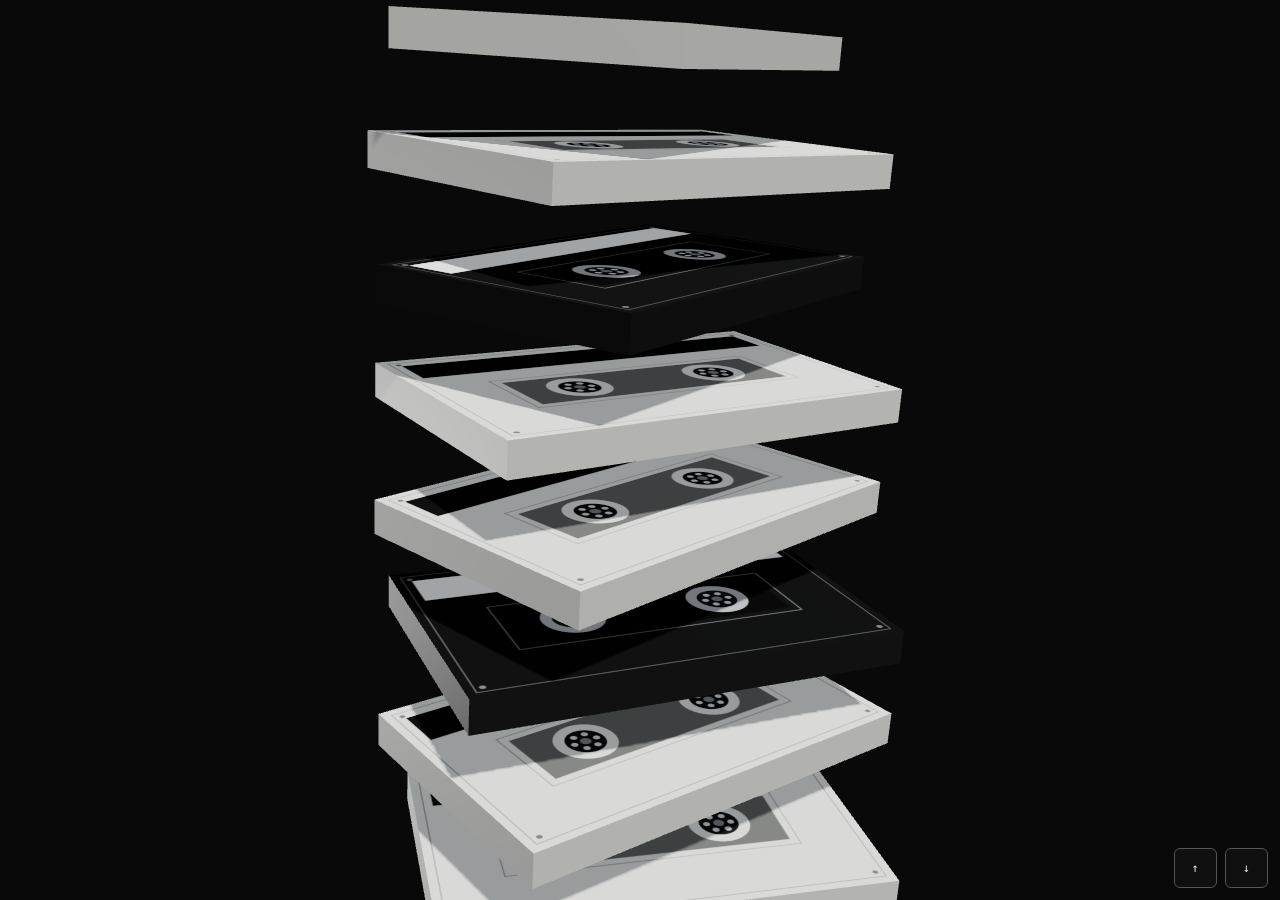
<file: assets/3d-work/cassette-gallery/index.html>
<!doctype html>
<html lang="en"><head><meta charset="utf-8"><meta name="viewport" content="width=device-width,initial-scale=1"><title>Cassette gallery</title><style>
html,body{width:100%;height:100%;margin:0;overflow:hidden;background:#090909;color:#eee5c8;font-family:monospace}#cassette{position:absolute;inset:0}canvas{display:block;width:100%;height:100%}#message{position:absolute;inset:0;display:grid;place-items:center;text-align:center;padding:25px;line-height:1.8;font-size:12px;pointer-events:none}#message[hidden]{display:none}#browse{position:absolute;right:12px;bottom:12px;display:flex;gap:8px}button{background:#111d;color:#eee5c8;border:1px solid #555;border-radius:6px;padding:12px 17px;font:12px monospace;cursor:pointer}.preview #browse{display:none}
</style></head><body>
<div id="cassette" aria-label="Interactive cassette gallery"></div>
<div id="message" role="status">Loading 3D work…</div>
<div id="browse" aria-label="Browse cassette stack"><button type="button" id="previous" aria-label="Browse previous cassette">↑</button><button type="button" id="next" aria-label="Browse next cassette">↓</button></div>
<script src="./cassette-gallery.bundle.js"></script>
<script>
// Classic (non-module) script: works when the site is opened straight from disk (file://) or on any host.
const root=document.getElementById('cassette'),message=document.getElementById('message');
if(new URLSearchParams(location.search).has('preview'))document.documentElement.classList.add('preview');
try{
 window.cassetteWork=window.createCassetteGallery(root);
 message.hidden=true;
 document.getElementById('previous').onclick=()=>root.dispatchEvent(new WheelEvent('wheel',{deltaY:-175,cancelable:true}));
 document.getElementById('next').onclick=()=>root.dispatchEvent(new WheelEvent('wheel',{deltaY:175,cancelable:true}));
}catch(error){
 message.textContent='Could not start the gallery. Check WebGL/hardware acceleration. Details: '+error.message;
 console.warn('Cassette viewer:',error);
}
</script></body></html>
</file>
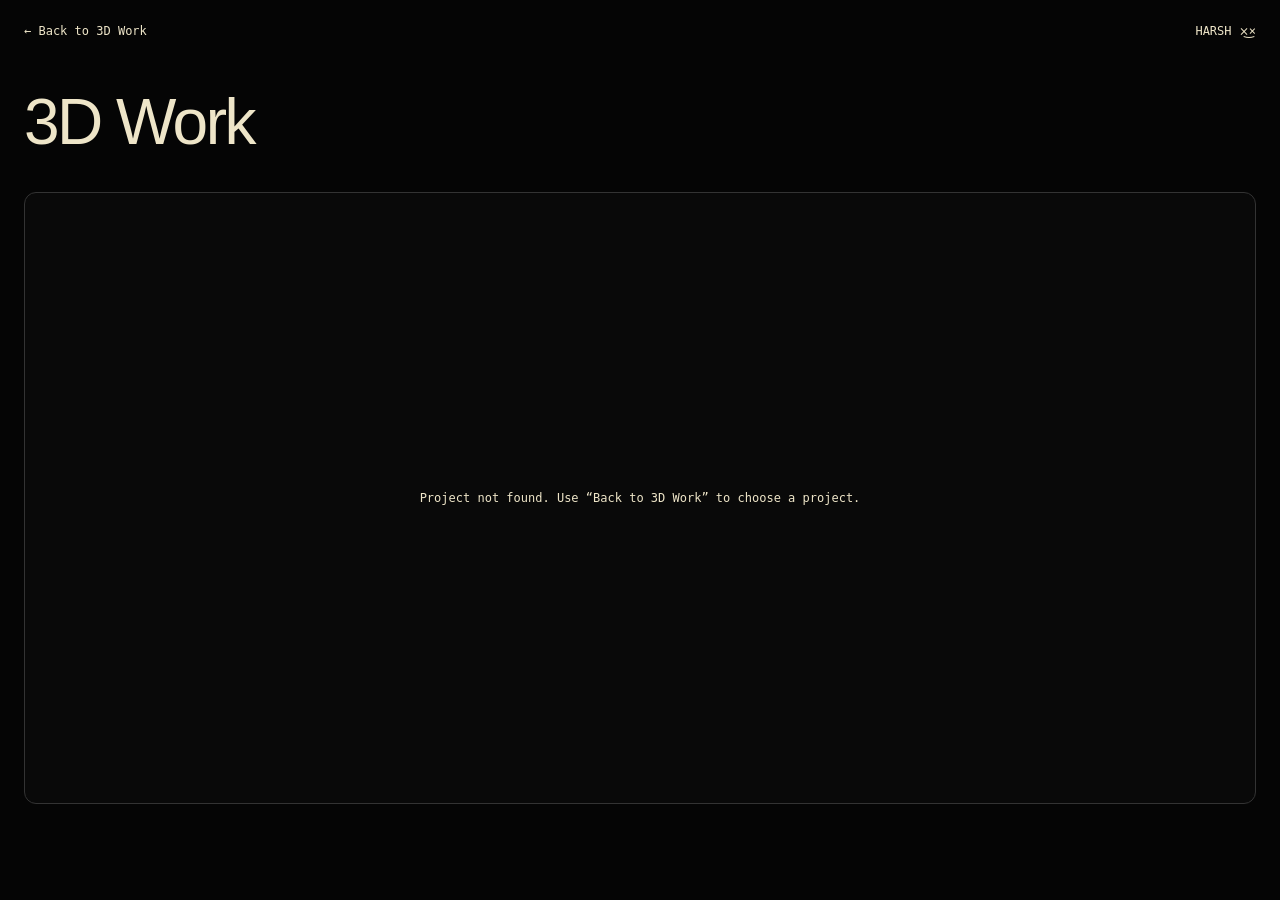
<file: 3d-work.html>
<!doctype html><html lang="en"><head><meta charset="utf-8"><meta name="viewport" content="width=device-width,initial-scale=1"><title>3D Work — Harsh</title><meta name="theme-color" content="#050505"><link rel="canonical" href="https://harshdev.is-a.dev/3d-work.html">
<meta property="og:url" content="https://harshdev.is-a.dev/3d-work.html">
<meta property="og:site_name" content="Harsh">
<meta name="robots" content="index,follow,max-image-preview:large">
<link rel="icon" href="assets1/img/favicon.svg"><link rel="stylesheet" href="assets1/css/styles.css"><style>
body{background:#050505;color:#eee5c8;margin:0;padding:24px;font-family:Arial,sans-serif}main{max-width:1440px;margin:auto}.project-nav{display:flex;justify-content:space-between;gap:20px;margin-bottom:36px;font:12px monospace}a{color:inherit}h1{font-size:clamp(32px,5vw,64px);letter-spacing:-.04em;font-weight:500;margin:0 0 22px}.stage{position:relative;height:clamp(380px,68vh,820px);background:#090909;border:1px solid #333;border-radius:12px;overflow:hidden}#viewer{position:absolute;inset:0}#viewer canvas,#viewer iframe{width:100%;height:100%;display:block;border:0}#status{position:absolute;inset:0;display:grid;place-items:center;text-align:center;padding:24px;font:12px monospace;pointer-events:none}#status[hidden],#tools[hidden]{display:none}#tools{display:flex;flex-wrap:wrap;gap:8px;margin-top:18px}button{padding:12px 16px;border:1px solid #333;background:#111;color:#eee5c8;border-radius:6px;cursor:pointer;font:11px monospace}#help{color:#a6a292;max-width:95ch;font:12px/1.8 monospace;margin-top:18px}:focus-visible{outline:2px solid #eee5c8;outline-offset:-3px}@media(max-width:600px){body{padding:18px}.stage{height:58svh;min-height:360px}.project-nav{margin-bottom:28px}}
</style></head><body><main><nav class="project-nav"><a href="archive.html#3d">← Back to 3D Work</a><a href="index.html">HARSH ×͜×</a></nav><h1 id="title">3D Work</h1><div class="stage"><div id="viewer" tabindex="0" role="group" aria-describedby="help"></div><div id="status" role="status">Loading interactive 3D work…</div></div><div id="tools" hidden><button data-action="previous">↑ Previous</button><button data-action="next">↓ Next</button><button data-action="left">Rotate left</button><button data-action="right">Rotate right</button><button data-action="pause">Pause rotation</button><button data-action="reset">Reset view</button></div><p id="help"></p></main><script src="assets1/js/three-works.js"></script><script src="assets1/js/three-work-mount.js?v=2"></script><script src="assets1/js/three-work-page.js?v=2"></script></body></html>
</file>
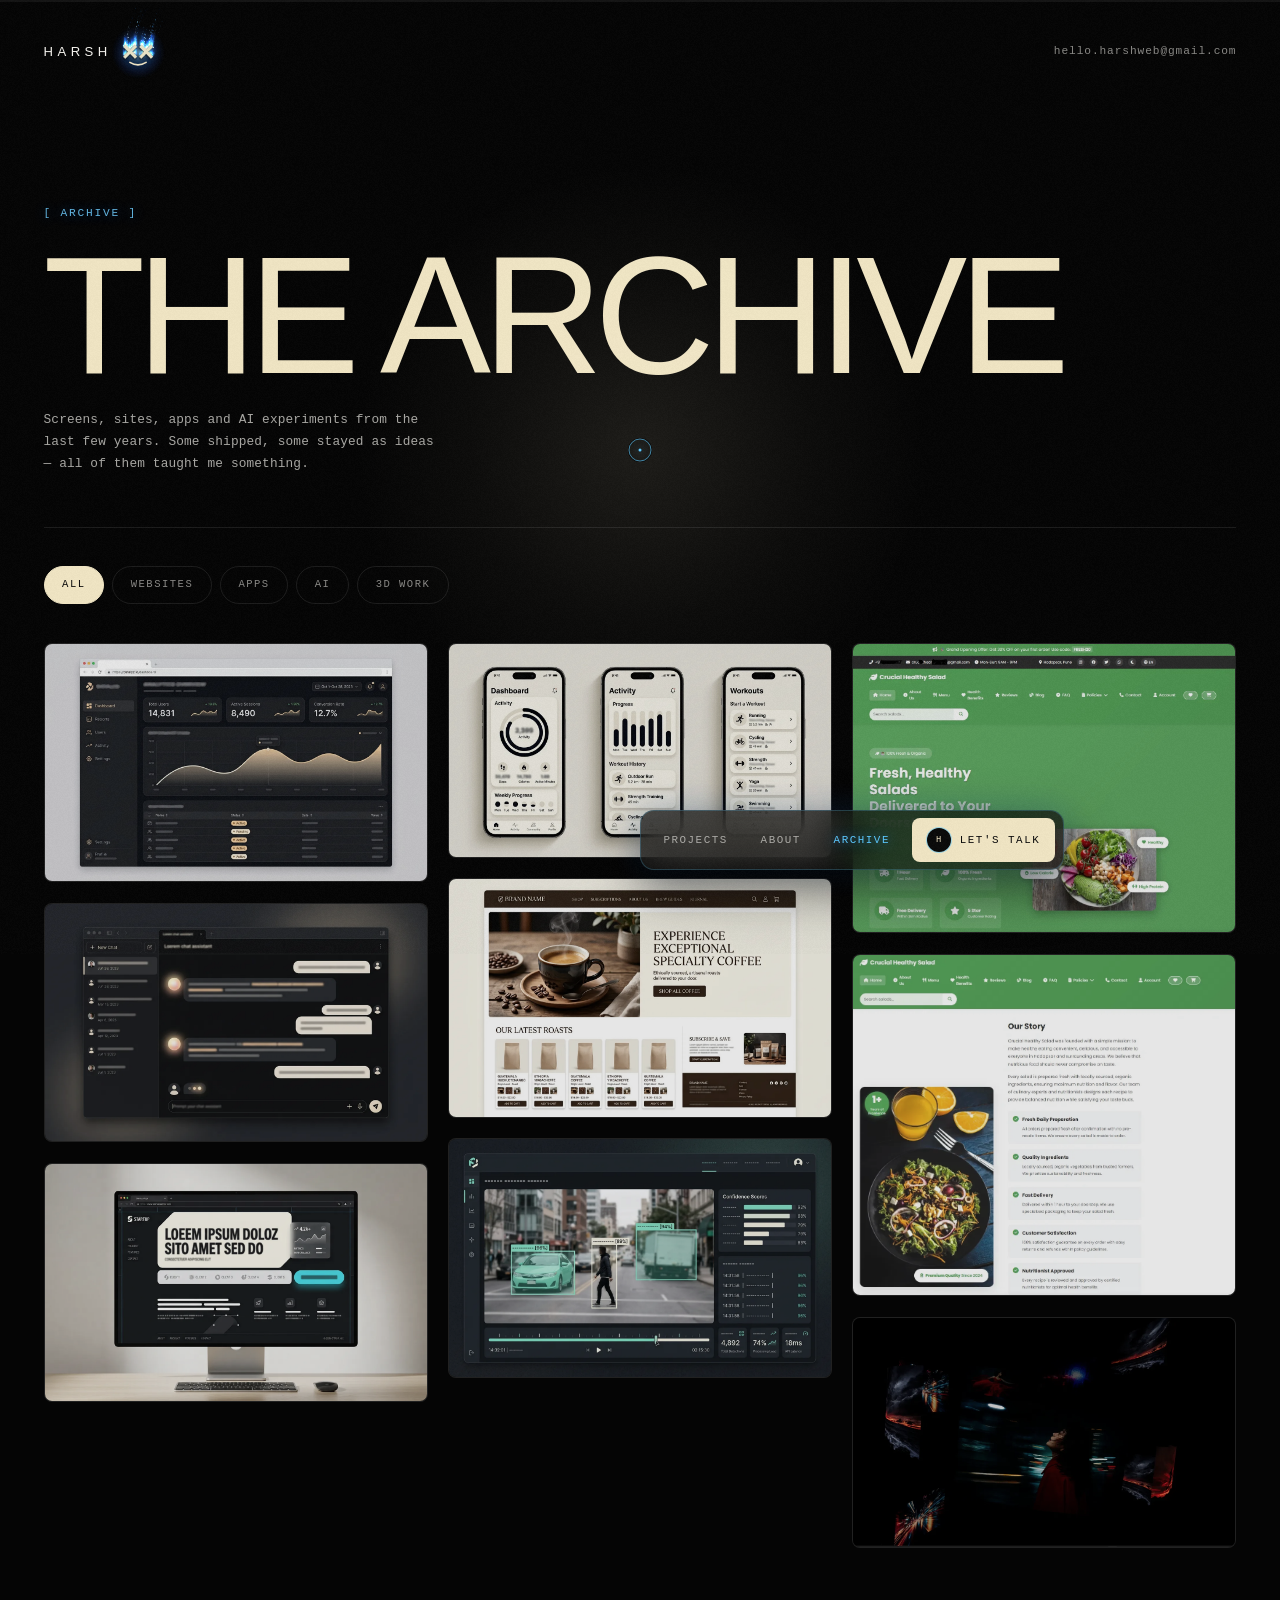
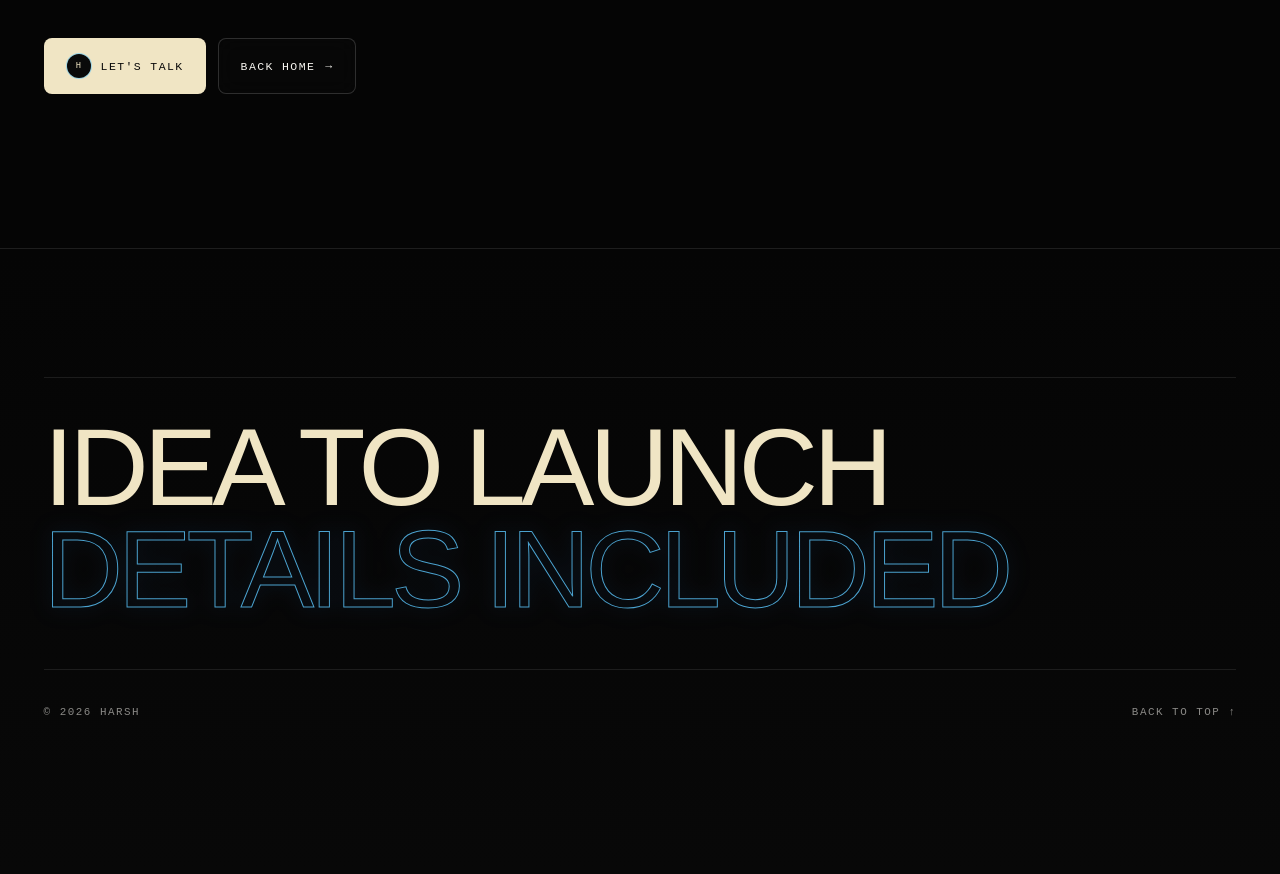
<file: archive.html>
<!DOCTYPE html>
<html lang="en">
<head>
<meta charset="UTF-8"><script>(function(){if('scrollRestoration' in history)history.scrollRestoration='manual';var nav=performance.getEntriesByType('navigation')[0];if(nav&&nav.type==='reload'){if(location.hash)history.replaceState(null,'',location.pathname+location.search);var top=function(){window.scrollTo({top:0,left:0,behavior:'instant'})};document.documentElement.style.scrollBehavior='auto';top();addEventListener('DOMContentLoaded',top,{once:true});addEventListener('load',top,{once:true});document.addEventListener('harsh:signature-done',function(){document.documentElement.style.removeProperty('scroll-behavior')},{once:true});setTimeout(function(){document.documentElement.style.removeProperty('scroll-behavior')},5000)}})();</script>
<script>document.documentElement.classList.add('js');</script>

<meta name="viewport" content="width=device-width, initial-scale=1, viewport-fit=cover">
<title>Archive — Harsh</title>
<meta name="description" content="The archive: websites, apps and AI experiments by Harsh.">
<meta name="theme-color" content="#050505">
<meta property="og:image" content="assets1/img/og.png">
<meta property="og:image:width" content="1200">
<meta property="og:image:height" content="630">
<meta name="twitter:card" content="summary_large_image">
<meta name="twitter:title" content="Harsh — Websites, Apps & AI">
<meta name="twitter:description" content="Web developer building websites, apps and AI products.">
<meta name="twitter:image" content="assets1/img/og.png">
<meta property="og:title" content="Archive — Harsh">
<meta property="og:description" content="Archive — Harsh — project case study by Harsh.">
<meta property="og:type" content="website">
<link rel="canonical" href="https://harshdev.is-a.dev/archive.html">
<meta property="og:url" content="https://harshdev.is-a.dev/archive.html">
<meta property="og:site_name" content="Harsh">
<meta name="robots" content="index,follow,max-image-preview:large">
<link rel="icon" href="assets1/img/favicon.svg" type="image/svg+xml">
<link rel="stylesheet" href="assets1/css/styles.css">
<link rel="stylesheet" href="assets1/css/signature.css">
<link rel="stylesheet" href="assets1/css/smooth.css">
<link rel="stylesheet" href="assets1/css/full-quality.css">
<link rel="stylesheet" href="assets1/css/performance.css?v=1">
<link rel="stylesheet" href="assets1/css/fire.css?v=4">
<link rel="stylesheet" href="assets1/css/neon.css?v=2">
<link rel="stylesheet" href="assets1/css/three-work-cards.css?v=1">
</head>
<body class="is-loading">


<div class="grain" aria-hidden="true"></div>
<div class="cursor" id="cursor" aria-hidden="true"><span class="cursor__dot"></span><span class="cursor__ring"></span></div>

<header class="topbar">
  <a class="topbar__logo" href="index.html" aria-label="Harsh — home">
    <span class="topbar__logoText">HARSH</span><span class="glyph glyph--sm" aria-hidden="true"></span>
  </a>
  <div class="topbar__right">
    <a class="topbar__mail" href="mailto:hello.harshweb@gmail.com">hello.harshweb@gmail.com</a>
  </div>
</header>

<main class="archive shell" id="top">
  <header class="archive__head">
    <p class="label">[ Archive ]</p>
    <h1 class="archive__title">The archive</h1>
    <p class="mono-sm archive__sub">Screens, sites, apps and AI experiments from the last few years. Some shipped, some stayed as ideas — all of them taught me something.</p>
  </header>

  <div class="filters" role="tablist" aria-label="Filter work by type">
    <button type="button" class="is-active" data-filter="all" id="filter-all" role="tab" aria-selected="true" aria-controls="archive-project-grid">All</button>
    <button type="button" data-filter="websites" id="filter-websites" role="tab" aria-selected="false" aria-controls="archive-project-grid">Websites</button>
    <button type="button" data-filter="apps" id="filter-apps" role="tab" aria-selected="false" aria-controls="archive-project-grid">Apps</button>
    <button type="button" data-filter="ai" id="filter-ai" role="tab" aria-selected="false" aria-controls="archive-project-grid">AI</button>
    <button type="button" data-filter="3d" id="filter-3d" role="tab" aria-selected="false" aria-controls="archive3d-panel">3D Work</button>
  </div>

  <div class="archive__grid" id="archive-project-grid" role="tabpanel" aria-labelledby="filter-all">
    <figure class="tile" data-title="Nova — Analytics dashboard" data-cat="apps ai">
      <img src="assets1/img/project-nova.webp" alt="Nova analytics dashboard" loading="lazy">
      <figcaption><span>Nova — Analytics dashboard</span><span>App · AI</span></figcaption>
    </figure>

    <figure class="tile" data-title="Aria — AI support agent" data-cat="ai apps">
      <img src="assets1/img/project-aria.webp" alt="Aria AI support agent" loading="lazy">
      <figcaption><span>Aria — AI support agent</span><span>AI</span></figcaption>
    </figure>

    <figure class="tile" data-title="Cadence — Startup website" data-cat="websites">
      <img src="assets1/img/project-cadence.webp" alt="Cadence startup website" loading="lazy">
      <figcaption><span>Cadence — Startup website</span><span>Website</span></figcaption>
    </figure>

    <figure class="tile" data-title="Fitloop — Fitness app" data-cat="apps">
      <img src="assets1/img/project-fitloop.webp" alt="Fitloop fitness app" loading="lazy">
      <figcaption><span>Fitloop — Fitness app</span><span>App</span></figcaption>
    </figure>

    <figure class="tile" data-title="Brew &amp; Co. — Coffee store" data-cat="websites">
      <img src="assets1/img/project-brew.webp" alt="Brew and Co coffee store" loading="lazy">
      <figcaption><span>Brew &amp; Co. — Coffee store</span><span>Website</span></figcaption>
    </figure>

    <figure class="tile" data-title="Vision — Computer vision platform" data-cat="ai apps">
      <img src="assets1/img/project-vision.webp" alt="Vision computer vision platform" loading="lazy">
      <figcaption><span>Vision — CV platform</span><span>AI</span></figcaption>
    </figure>

    <figure class="tile" data-title="Crucial Healthy Salad — Home page" data-cat="websites">
      <img src="assets1/img/work-salad-home.webp" alt="Crucial Healthy Salad website home page" loading="lazy">
      <figcaption><span>Crucial Healthy Salad — Home</span><span>Website</span></figcaption>
    </figure>

    <figure class="tile" data-title="Crucial Healthy Salad — Our Story page" data-cat="websites">
      <img src="assets1/img/work-salad-story.webp" alt="Crucial Healthy Salad website Our Story page" loading="lazy">
      <figcaption><span>Crucial Healthy Salad — Our Story</span><span>Website</span></figcaption>
    </figure>

    <figure class="tile" data-title="3D image gallery" data-cat="websites">
      <img src="assets1/img/work-gallery3d.webp" alt="Dark 3D image gallery" loading="lazy">
      <figcaption><span>3D image gallery</span><span>Website</span></figcaption>
    </figure>
  </div>


  <section class="archive3d-panel" id="archive3d-panel" role="tabpanel" aria-labelledby="filter-3d" hidden>
    <div id="three-work-cards" class="three-work-cards"></div>
  </section>

  <div class="cta__actions" style="justify-content:flex-start;margin-top:clamp(50px,7vw,90px)">
    <a class="btn btn--cream" href="mailto:hello.harshweb@gmail.com"><span class="avatar avatar--btn" data-initials="H"></span>Let's talk</a>
    <a class="btn btn--ghost" href="index.html">Back home <span aria-hidden="true">→</span></a>
  </div>
</main>

<footer class="footer">
  <div class="shell">
    <div class="footer__huge" aria-hidden="true">
      <span>IDEA TO LAUNCH</span>
      <span class="is-outline">DETAILS INCLUDED</span>
    </div>
    <div class="footer__bottom">
      <p class="mono-xs">© <span data-year>2026</span> harsh</p>
      <a class="mono-xs footer__top-link" href="#top">Back to top ↑</a>
    </div>
  </div>
</footer>

<nav class="dock" aria-label="Primary">
  <div class="dock__inner">
    <a href="index.html#featured">Projects</a>
    <a href="index.html#about">About</a>
    <a href="archive.html" class="is-active">Archive</a>
    <a class="dock__cta" href="mailto:hello.harshweb@gmail.com"><span class="avatar avatar--btn" data-initials="H"></span>Let's talk</a>
  </div>
</nav>

<div class="lightbox" id="lightbox" hidden role="dialog" aria-modal="true" aria-label="Project preview">
  <button class="lightbox__close" type="button">Close ✕</button>
  <div>
    <img src="assets1/img/project-nova.webp" alt="">
    <div class="lightbox__bar">
      <span class="mono-xs" data-lb-title></span>
      <span class="mono-xs" data-lb-cat></span>
    </div>
  </div>
</div>

<script src="assets1/js/main.js?v=5-high-fps-1"></script>
<script src="assets1/js/signature.js" defer></script>
<script src="assets1/js/three-works.js"></script>
<script src="assets1/js/three-work-mount.js?v=2"></script>
<script src="assets1/js/three-work-cards.js?v=2" defer></script>
<script src="assets1/js/fire.js?v=5" defer></script>
</body>
</html>
</file>
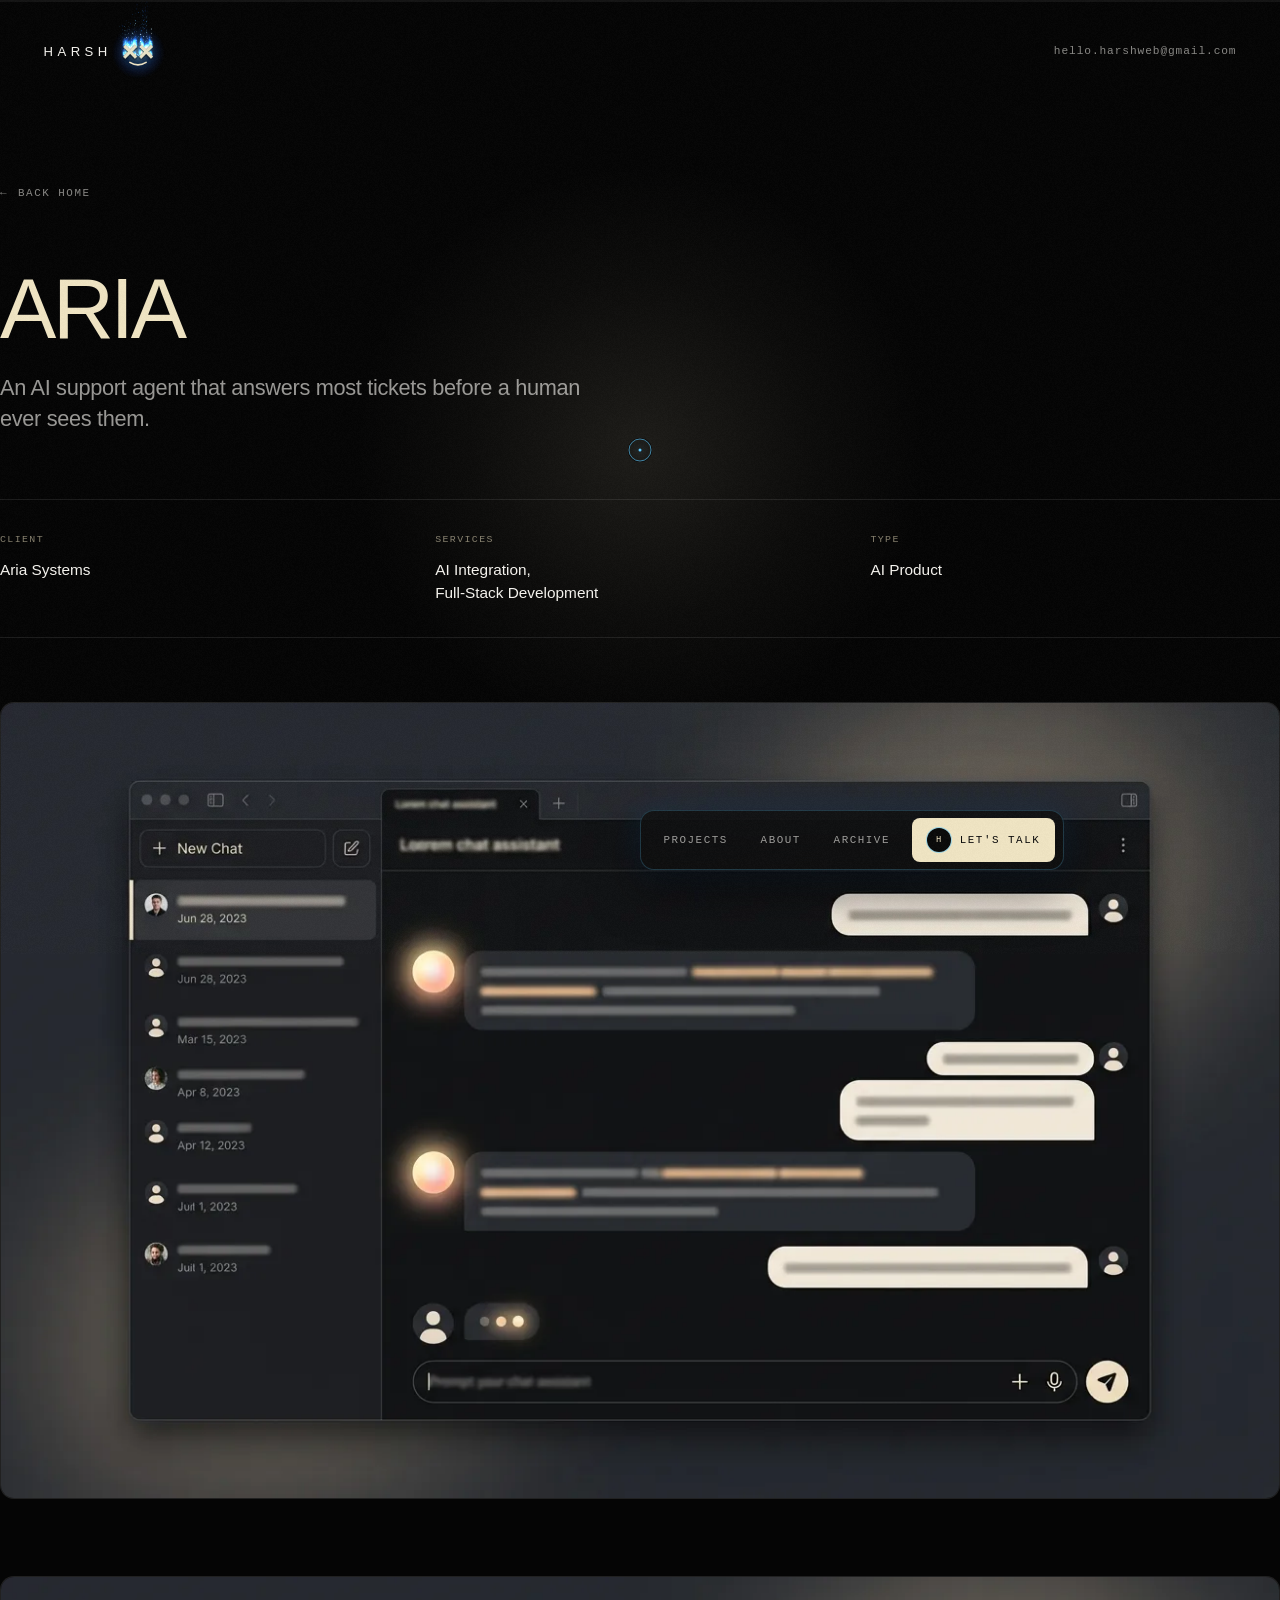
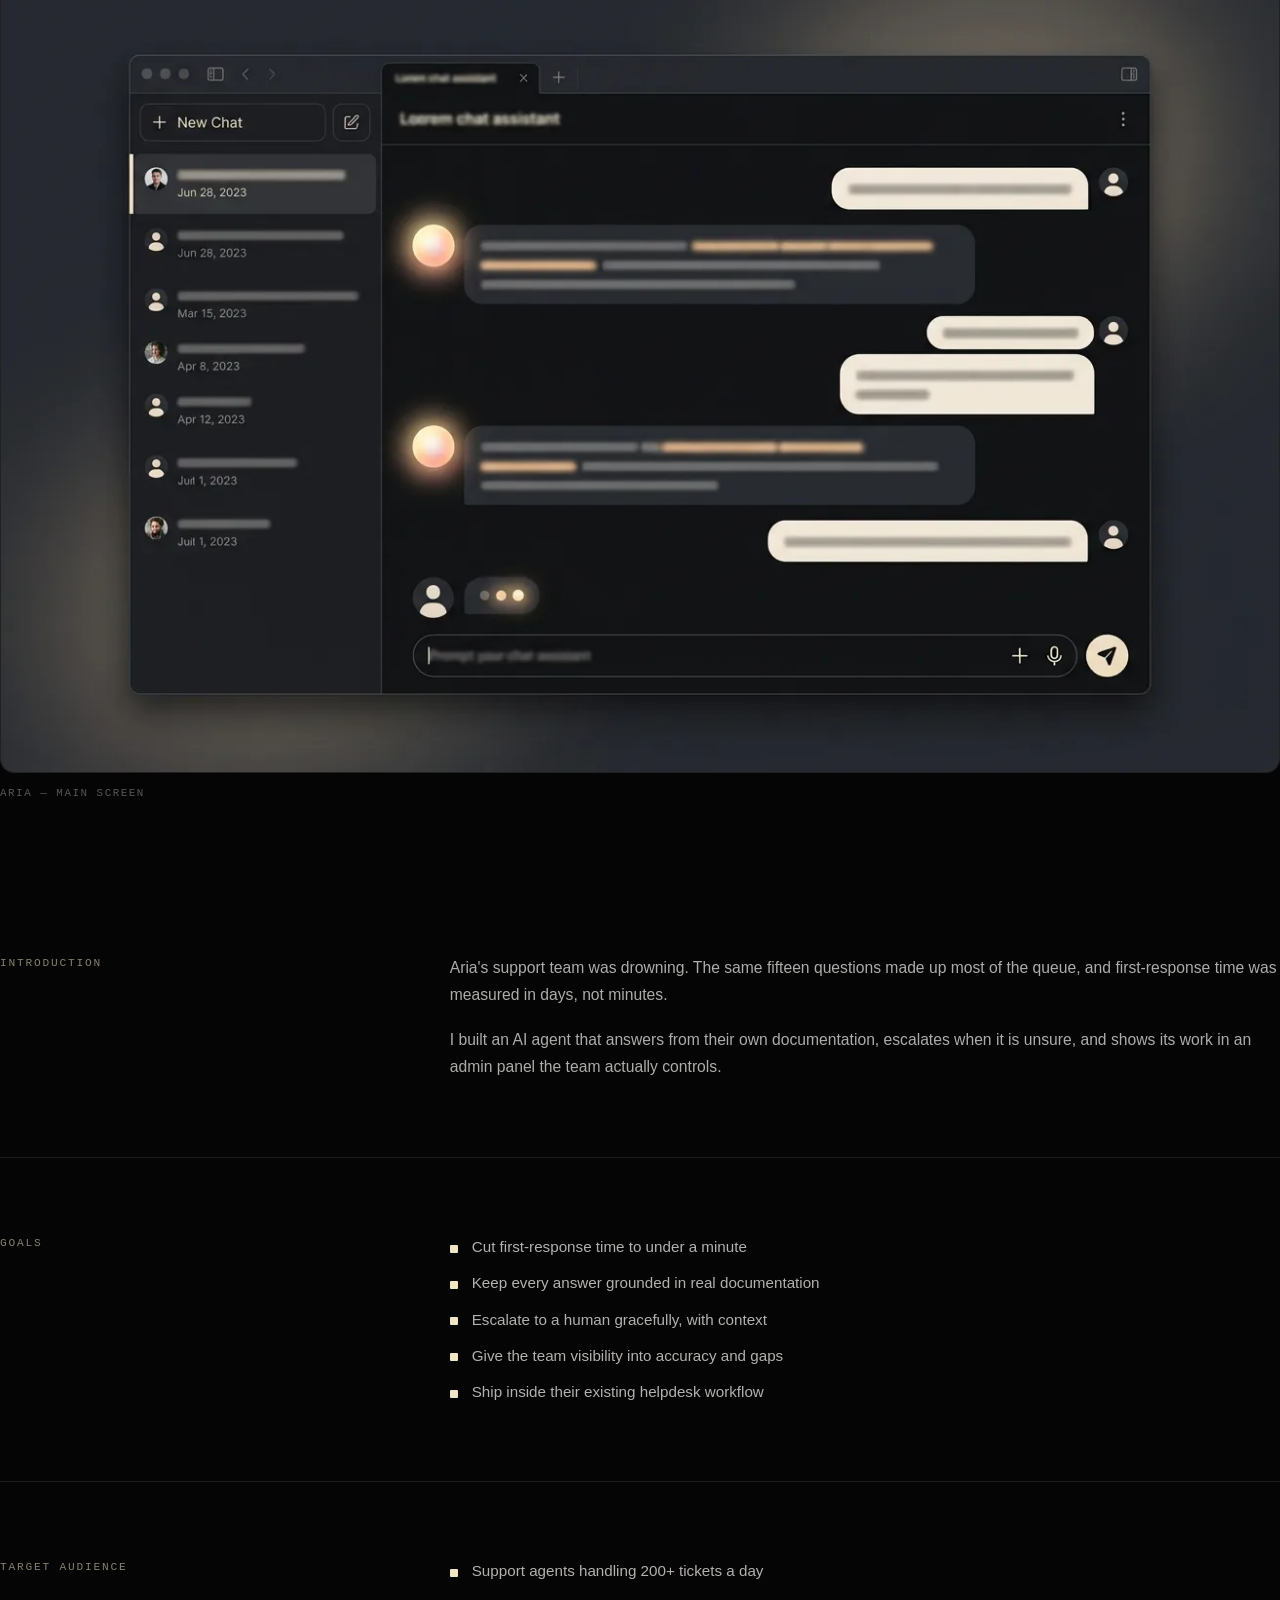
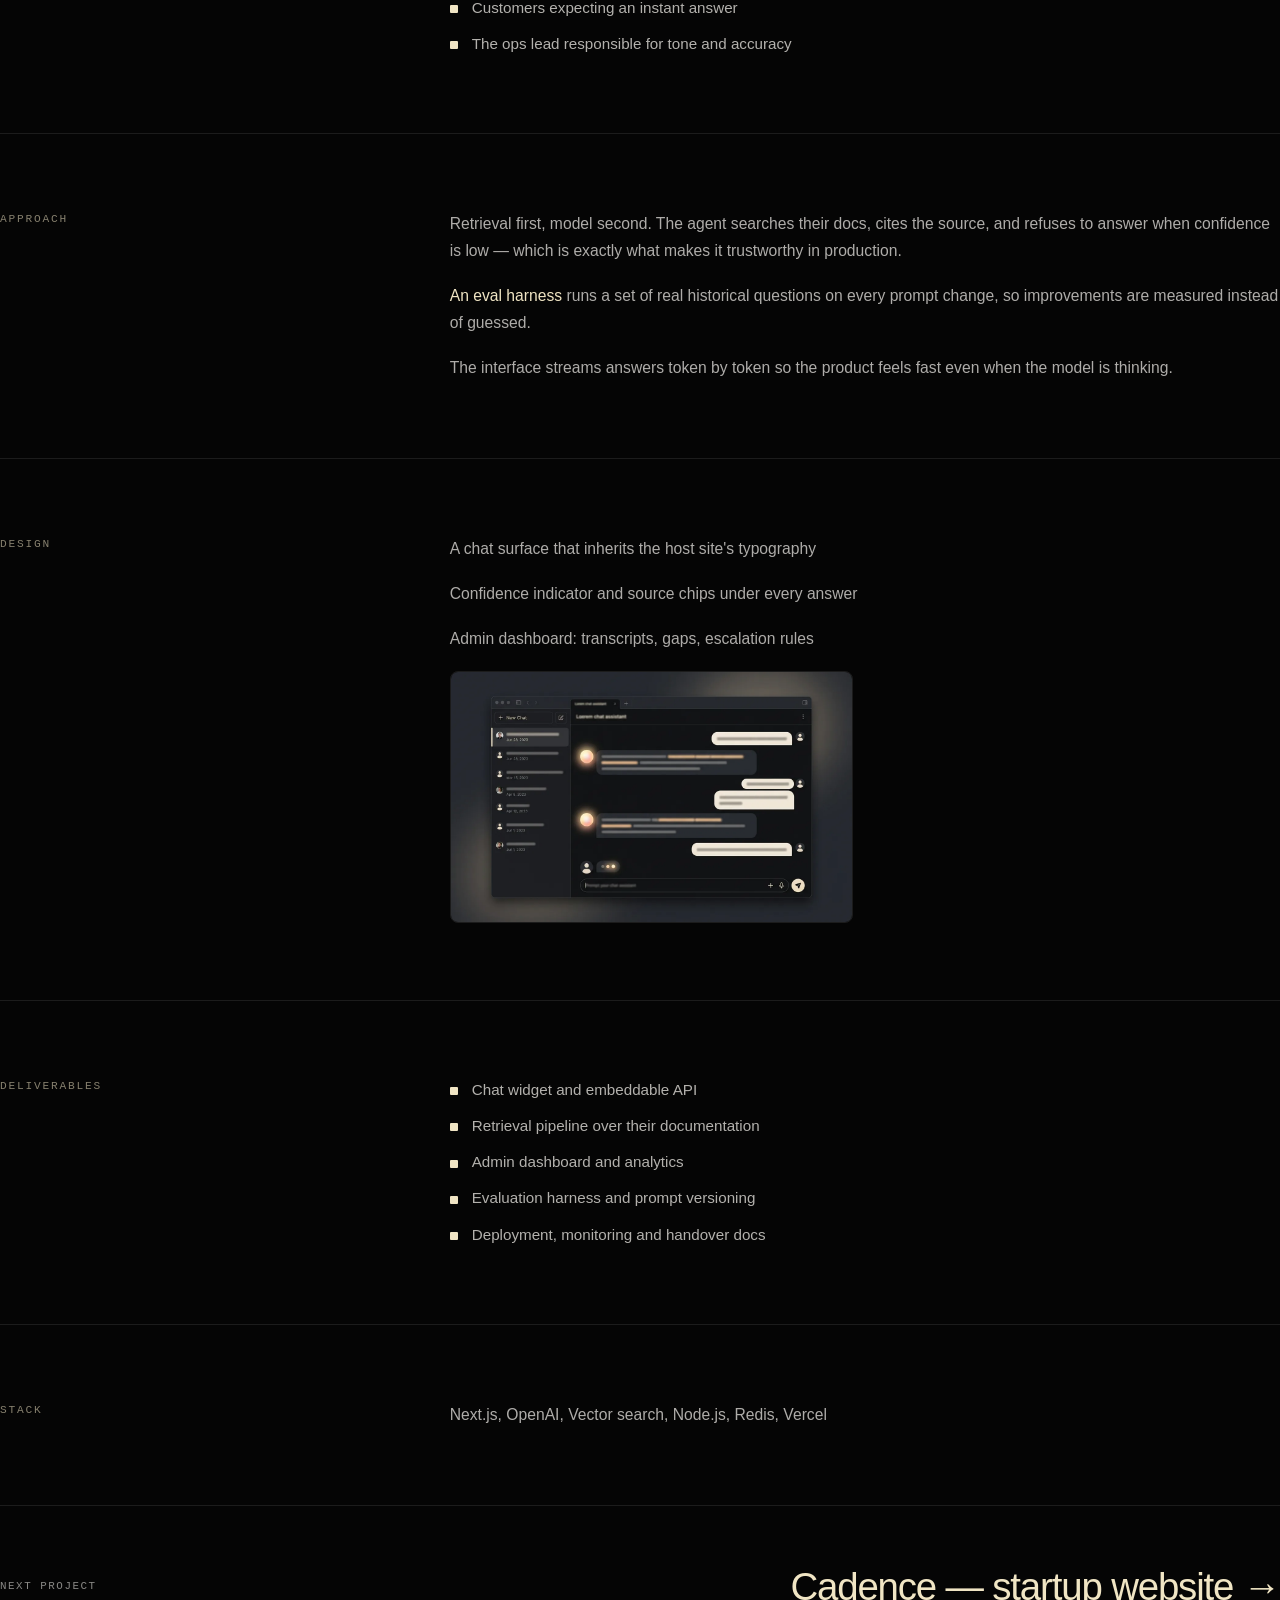
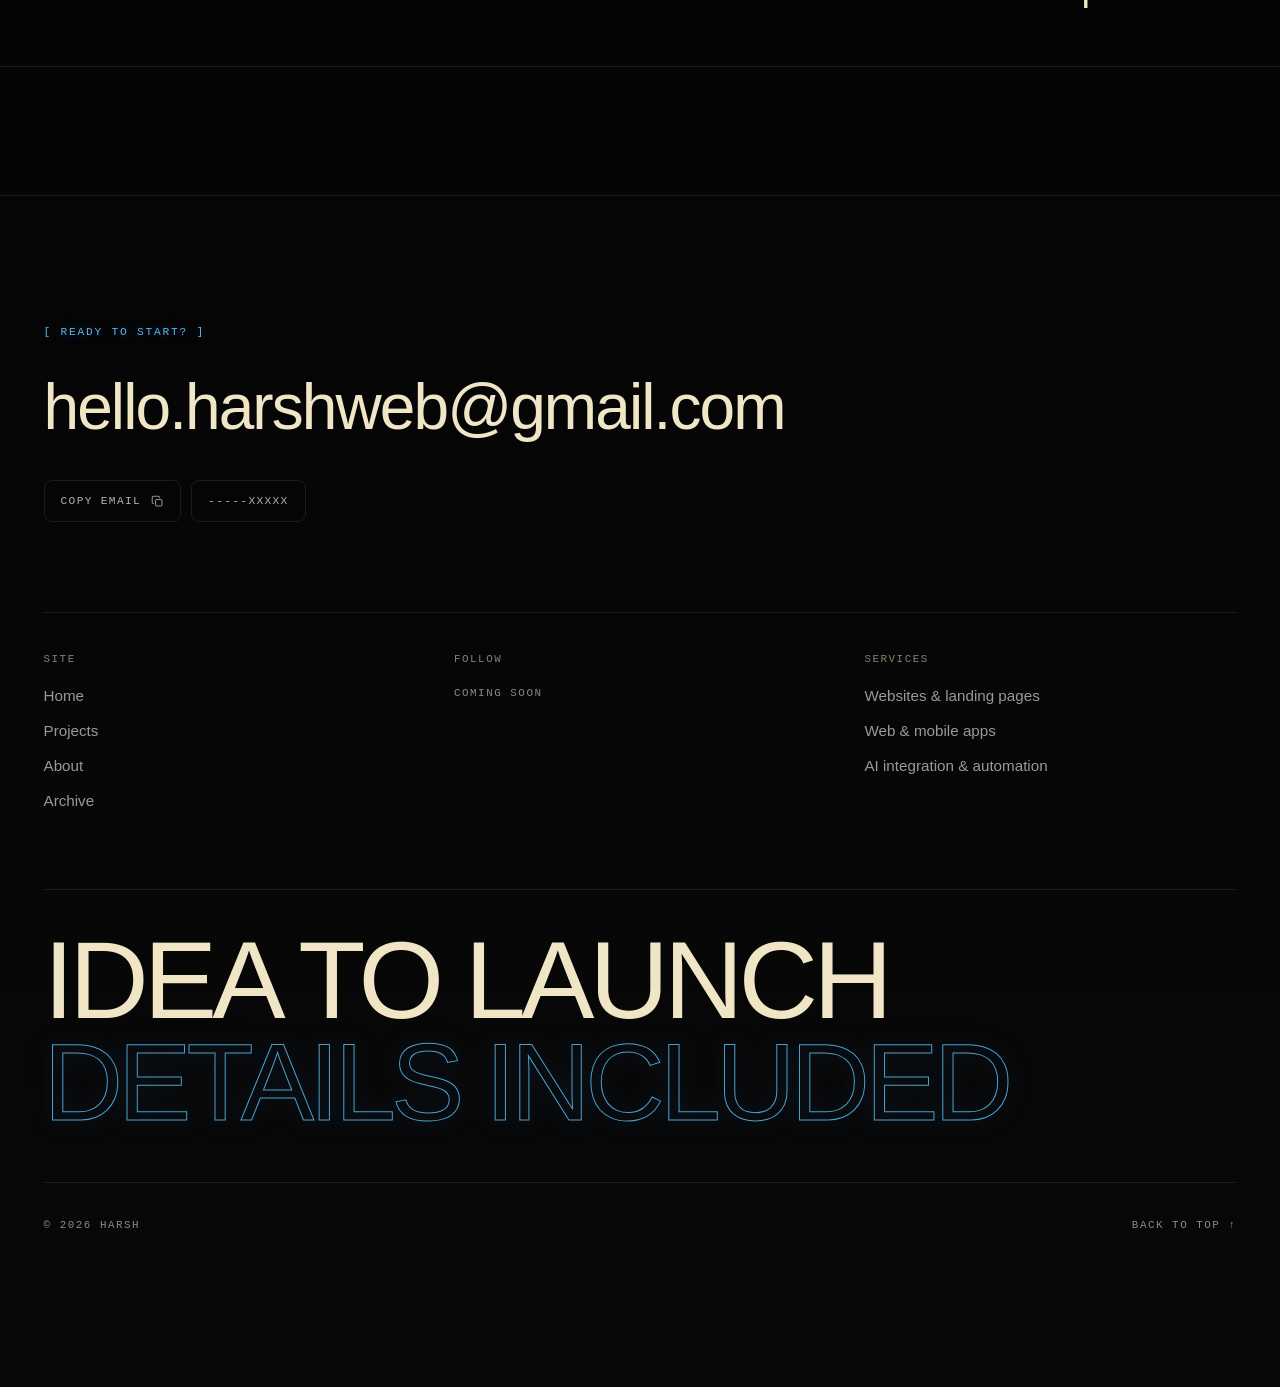
<file: aria.html>
<!DOCTYPE html>
<html lang="en">
<head>
<meta charset="UTF-8"><script>(function(){if('scrollRestoration' in history)history.scrollRestoration='manual';var nav=performance.getEntriesByType('navigation')[0];if(nav&&nav.type==='reload'){if(location.hash)history.replaceState(null,'',location.pathname+location.search);var top=function(){window.scrollTo({top:0,left:0,behavior:'instant'})};document.documentElement.style.scrollBehavior='auto';top();addEventListener('DOMContentLoaded',top,{once:true});addEventListener('load',top,{once:true});document.addEventListener('harsh:signature-done',function(){document.documentElement.style.removeProperty('scroll-behavior')},{once:true});setTimeout(function(){document.documentElement.style.removeProperty('scroll-behavior')},5000)}})();</script>
<script>document.documentElement.classList.add('js');</script>

<meta name="viewport" content="width=device-width, initial-scale=1, viewport-fit=cover">
<title>Aria — Harsh</title>
<meta name="description" content="An AI support agent that answers most tickets before a human ever sees them.">
<meta name="theme-color" content="#050505">
<meta property="og:image" content="assets1/img/og.png">
<meta property="og:image:width" content="1200">
<meta property="og:image:height" content="630">
<meta name="twitter:card" content="summary_large_image">
<meta name="twitter:title" content="Harsh — Websites, Apps & AI">
<meta name="twitter:description" content="Web developer building websites, apps and AI products.">
<meta name="twitter:image" content="assets1/img/og.png">
<meta property="og:title" content="Aria — Harsh">
<meta property="og:description" content="Aria — Harsh — project case study by Harsh.">
<meta property="og:type" content="website">
<link rel="canonical" href="https://harshdev.is-a.dev/aria.html">
<meta property="og:url" content="https://harshdev.is-a.dev/aria.html">
<meta property="og:site_name" content="Harsh">
<meta name="robots" content="index,follow,max-image-preview:large">
<link rel="icon" href="assets1/img/favicon.svg" type="image/svg+xml">
<link rel="stylesheet" href="assets1/css/styles.css">
<link rel="stylesheet" href="assets1/css/signature.css">
<link rel="stylesheet" href="assets1/css/smooth.css">
<link rel="stylesheet" href="assets1/css/full-quality.css">
<link rel="stylesheet" href="assets1/css/performance.css?v=1">
<link rel="stylesheet" href="assets1/css/fire.css?v=4">
<link rel="stylesheet" href="assets1/css/neon.css?v=2">
</head>
<body>


<div class="grain" aria-hidden="true"></div>
<div class="cursor" id="cursor" aria-hidden="true"><span class="cursor__dot"></span><span class="cursor__ring"></span></div>

<header class="topbar">
  <a class="topbar__logo" href="index.html" aria-label="Harsh — home">
    <span class="topbar__logoText">HARSH</span><span class="glyph glyph--sm" aria-hidden="true"></span>
  </a>
  <div class="topbar__right">
    <a class="topbar__mail" href="mailto:hello.harshweb@gmail.com">hello.harshweb@gmail.com</a>
  </div>
</header>

<main class="cs shell" id="top">
  <a class="cs__back" href="index.html"><span aria-hidden="true">←</span> Back home</a>

  <h1 class="cs__title">Aria</h1>
  <p class="cs__lede">An AI support agent that answers most tickets before a human ever sees them.</p>

  <div class="cs__meta">
    <div><p class="k">Client</p><p class="v">Aria Systems</p></div>
    <div><p class="k">Services</p><p class="v">AI Integration,<br>Full-Stack Development</p></div>
    <div><p class="k">Type</p><p class="v">AI Product</p></div>
  </div>

  <figure class="cs__hero">
    <img src="assets1/img/project-aria.webp" alt="Aria — main screen">
  </figure>

  <figure class="cs__figure">
    <img src="assets1/img/project-aria.webp" alt="Aria — main screen" loading="lazy">
    <figcaption class="mono-xs">Aria — main screen</figcaption>
  </figure>

  <section class="cs__section">
    <h2>Introduction</h2>
    <div class="cs__body"><p>Aria's support team was drowning. The same fifteen questions made up most of the queue, and first-response time was measured in days, not minutes.</p><p>I built an AI agent that answers from their own documentation, escalates when it is unsure, and shows its work in an admin panel the team actually controls.</p></div>
  </section>

  <section class="cs__section">
    <h2>Goals</h2>
    <div class="cs__body"><ul class="cs__list"><li>Cut first-response time to under a minute</li><li>Keep every answer grounded in real documentation</li><li>Escalate to a human gracefully, with context</li><li>Give the team visibility into accuracy and gaps</li><li>Ship inside their existing helpdesk workflow</li></ul></div>
  </section>

  <section class="cs__section">
    <h2>Target audience</h2>
    <div class="cs__body"><ul class="cs__list"><li>Support agents handling 200+ tickets a day</li><li>Customers expecting an instant answer</li><li>The ops lead responsible for tone and accuracy</li></ul></div>
  </section>

  <section class="cs__section">
    <h2>Approach</h2>
    <div class="cs__body"><p>Retrieval first, model second. The agent searches their docs, cites the source, and refuses to answer when confidence is low — which is exactly what makes it trustworthy in production.</p><p><strong>An eval harness</strong> runs a set of real historical questions on every prompt change, so improvements are measured instead of guessed.</p><p>The interface streams answers token by token so the product feels fast even when the model is thinking.</p></div>
  </section>

  <section class="cs__section">
    <h2>Design</h2>
    <div class="cs__body"><p>A chat surface that inherits the host site's typography</p><p>Confidence indicator and source chips under every answer</p><p>Admin dashboard: transcripts, gaps, escalation rules</p><div class="cs__gallery"><img src="assets1/img/project-aria.webp" alt="Project detail screen" loading="lazy"></div></div>
  </section>

  <section class="cs__section">
    <h2>Deliverables</h2>
    <div class="cs__body"><ul class="cs__list"><li>Chat widget and embeddable API</li><li>Retrieval pipeline over their documentation</li><li>Admin dashboard and analytics</li><li>Evaluation harness and prompt versioning</li><li>Deployment, monitoring and handover docs</li></ul></div>
  </section>

  <section class="cs__section">
    <h2>Stack</h2>
    <div class="cs__body"><p>Next.js, OpenAI, Vector search, Node.js, Redis, Vercel</p></div>
  </section>

  <div class="cs__next">
    <span class="mono-xs">Next project</span>
    <a href="cadence.html">Cadence — startup website <span aria-hidden="true">→</span></a>
  </div>
</main>

<footer class="footer">
  <div class="shell">
    <div class="footer__top">
      <p class="label">[ Ready to start? ]</p>
      <a class="footer__mail" href="mailto:hello.harshweb@gmail.com">hello.harshweb@gmail.com</a>
      <div class="footer__contact">
        <button class="copy" type="button" data-copy="hello.harshweb@gmail.com">Copy email <svg class="copy__icon" viewBox="0 0 16 16" aria-hidden="true" focusable="false"><rect x="5.6" y="5.6" width="7.9" height="7.9" rx="1.6" fill="none" stroke="currentColor" stroke-width="1.3"/><path d="M10.4 3.6V3A1.5 1.5 0 0 0 8.9 1.5H3A1.5 1.5 0 0 0 1.5 3v5.9A1.5 1.5 0 0 0 3 10.4h.6" fill="none" stroke="currentColor" stroke-width="1.3"/></svg></button>
        <span class="copy">-----xxxxx</span>
      </div>
    </div>

    <div class="footer__cols">
      <div class="footer__col">
        <p class="mono-xs">Site</p>
        <a href="index.html">Home</a>
        <a href="index.html#featured">Projects</a>
        <a href="index.html#about">About</a>
        <a href="archive.html">Archive</a>
      </div>
      <div class="footer__col">
        <p class="mono-xs">Follow</p>
          <span class="mono-xs">Coming soon</span>
        </div>
      <div class="footer__col footer__col--wide">
        <p class="mono-xs">Services</p>
        <a href="mailto:hello.harshweb@gmail.com?subject=Website%20project">Websites &amp; landing pages</a>
        <a href="mailto:hello.harshweb@gmail.com?subject=App%20project">Web &amp; mobile apps</a>
        <a href="mailto:hello.harshweb@gmail.com?subject=AI%20project">AI integration &amp; automation</a>
      </div>
    </div>

    <div class="footer__huge" aria-hidden="true">
      <span>IDEA TO LAUNCH</span>
      <span class="is-outline">DETAILS INCLUDED</span>
    </div>

    <div class="footer__bottom">
      <p class="mono-xs">© <span data-year>2026</span> harsh</p>
      <a class="mono-xs footer__top-link" href="#top">Back to top ↑</a>
    </div>
  </div>
</footer>

<nav class="dock" aria-label="Primary">
  <div class="dock__inner">
    <a href="index.html#featured">Projects</a>
    <a href="index.html#about">About</a>
    <a href="archive.html">Archive</a>
    <a class="dock__cta" href="mailto:hello.harshweb@gmail.com"><span class="avatar avatar--btn" data-initials="H"></span>Let's talk</a>
  </div>
</nav>

<script src="assets1/js/main.js?v=5-high-fps-1"></script>
<script src="assets1/js/signature.js" defer></script>
<script src="assets1/js/fire.js?v=5" defer></script>
</body>
</html>
</file>
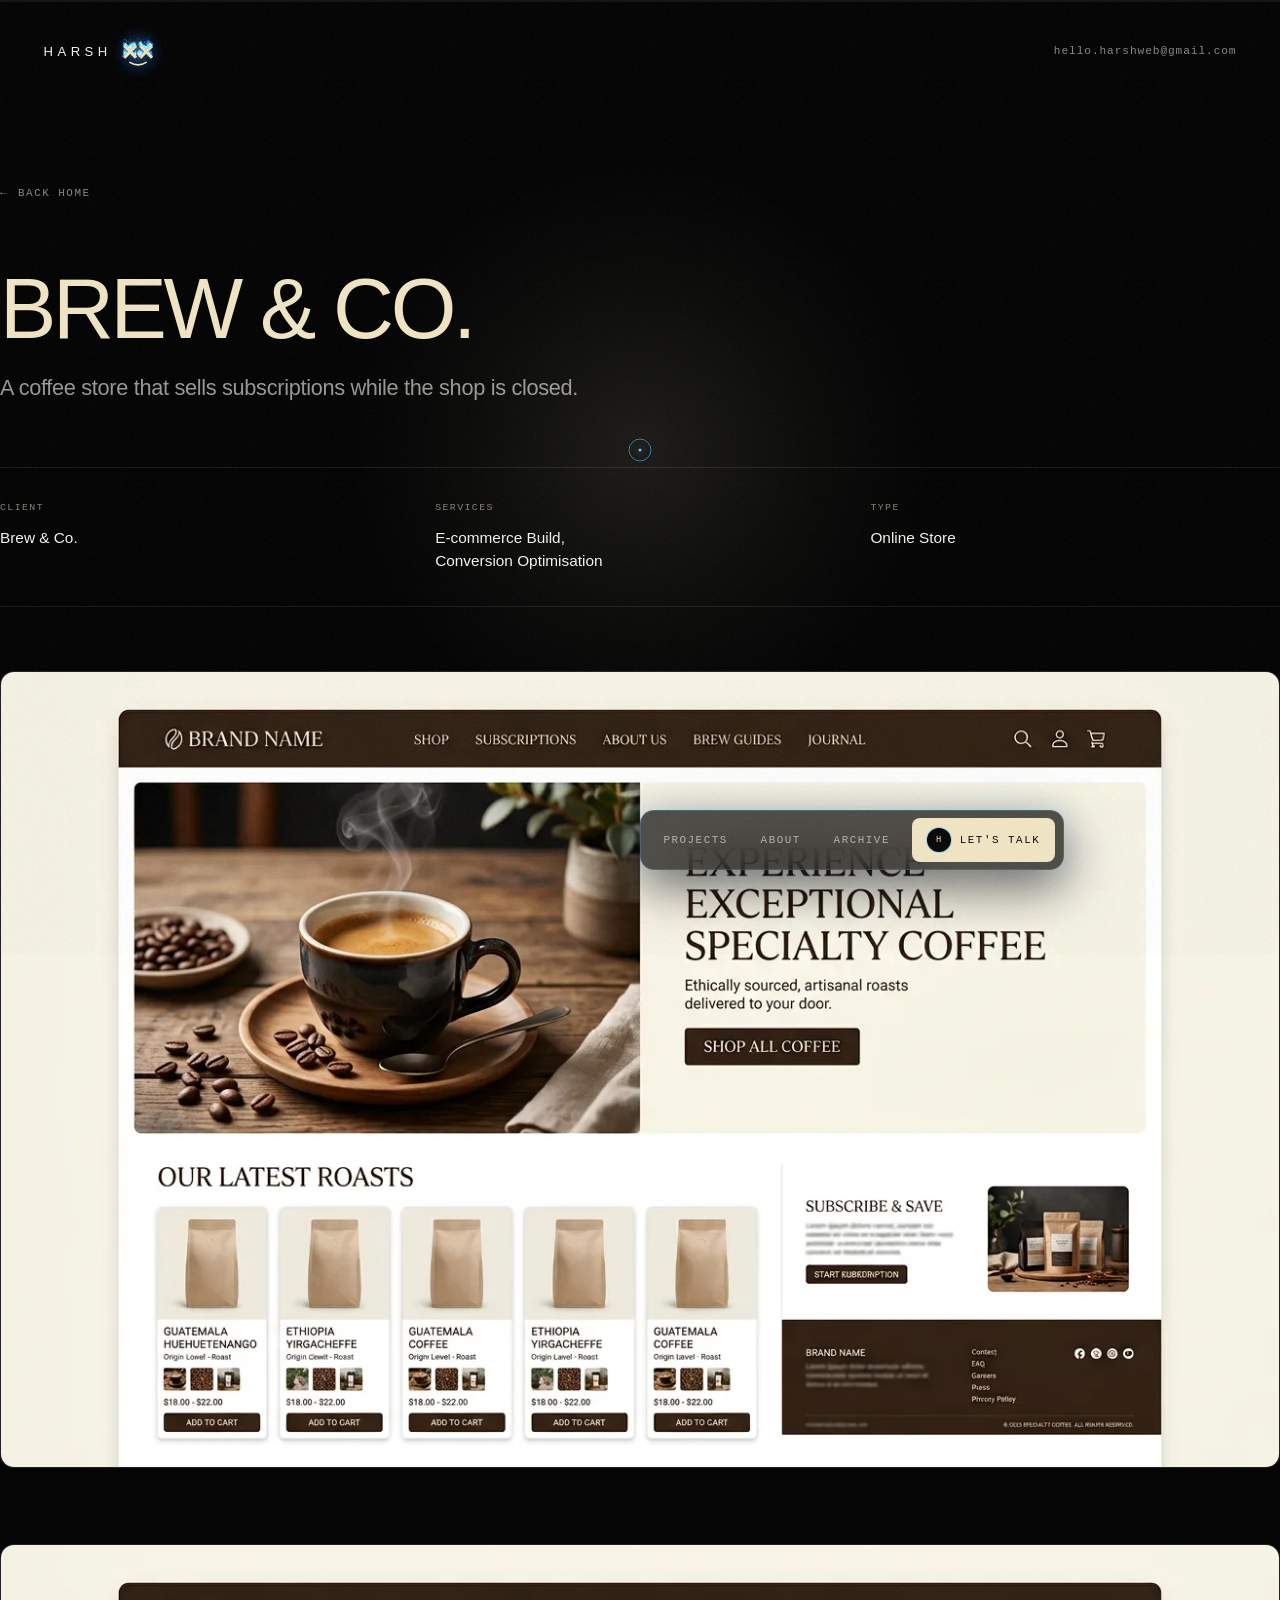
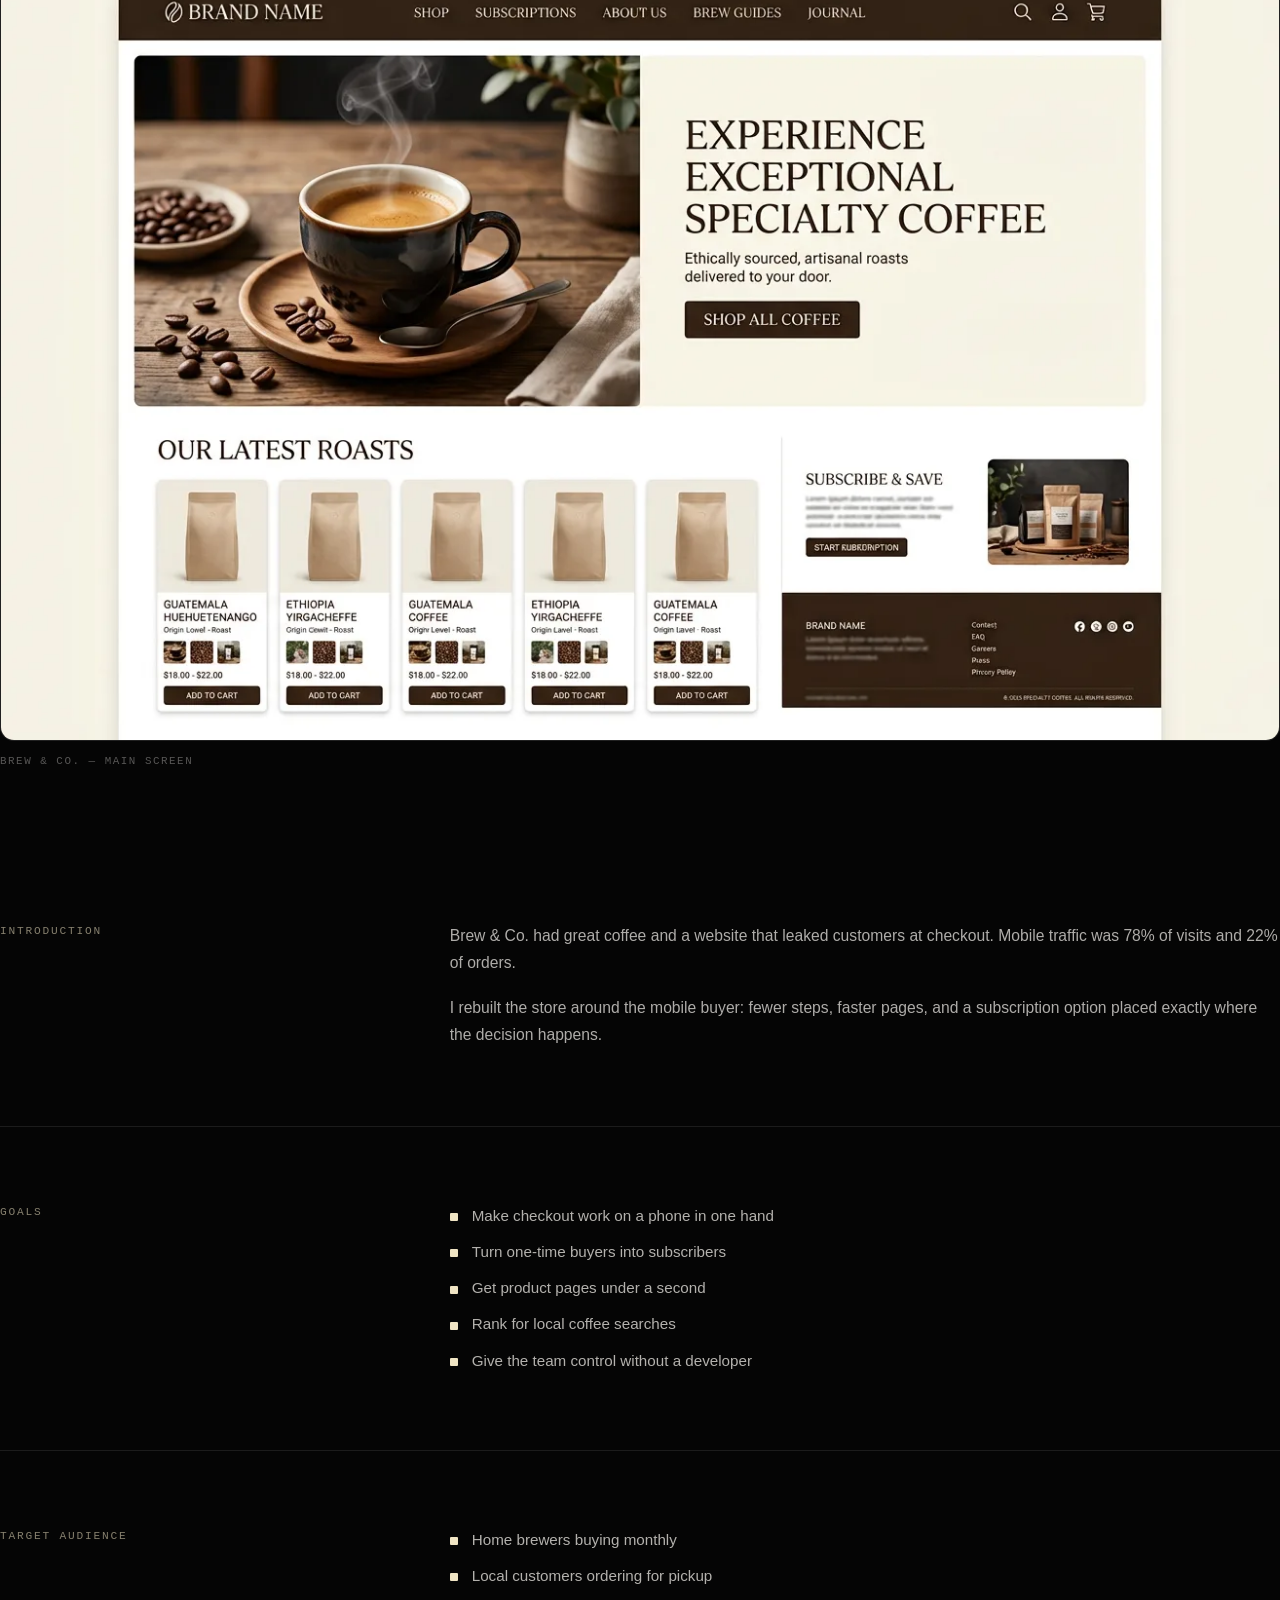
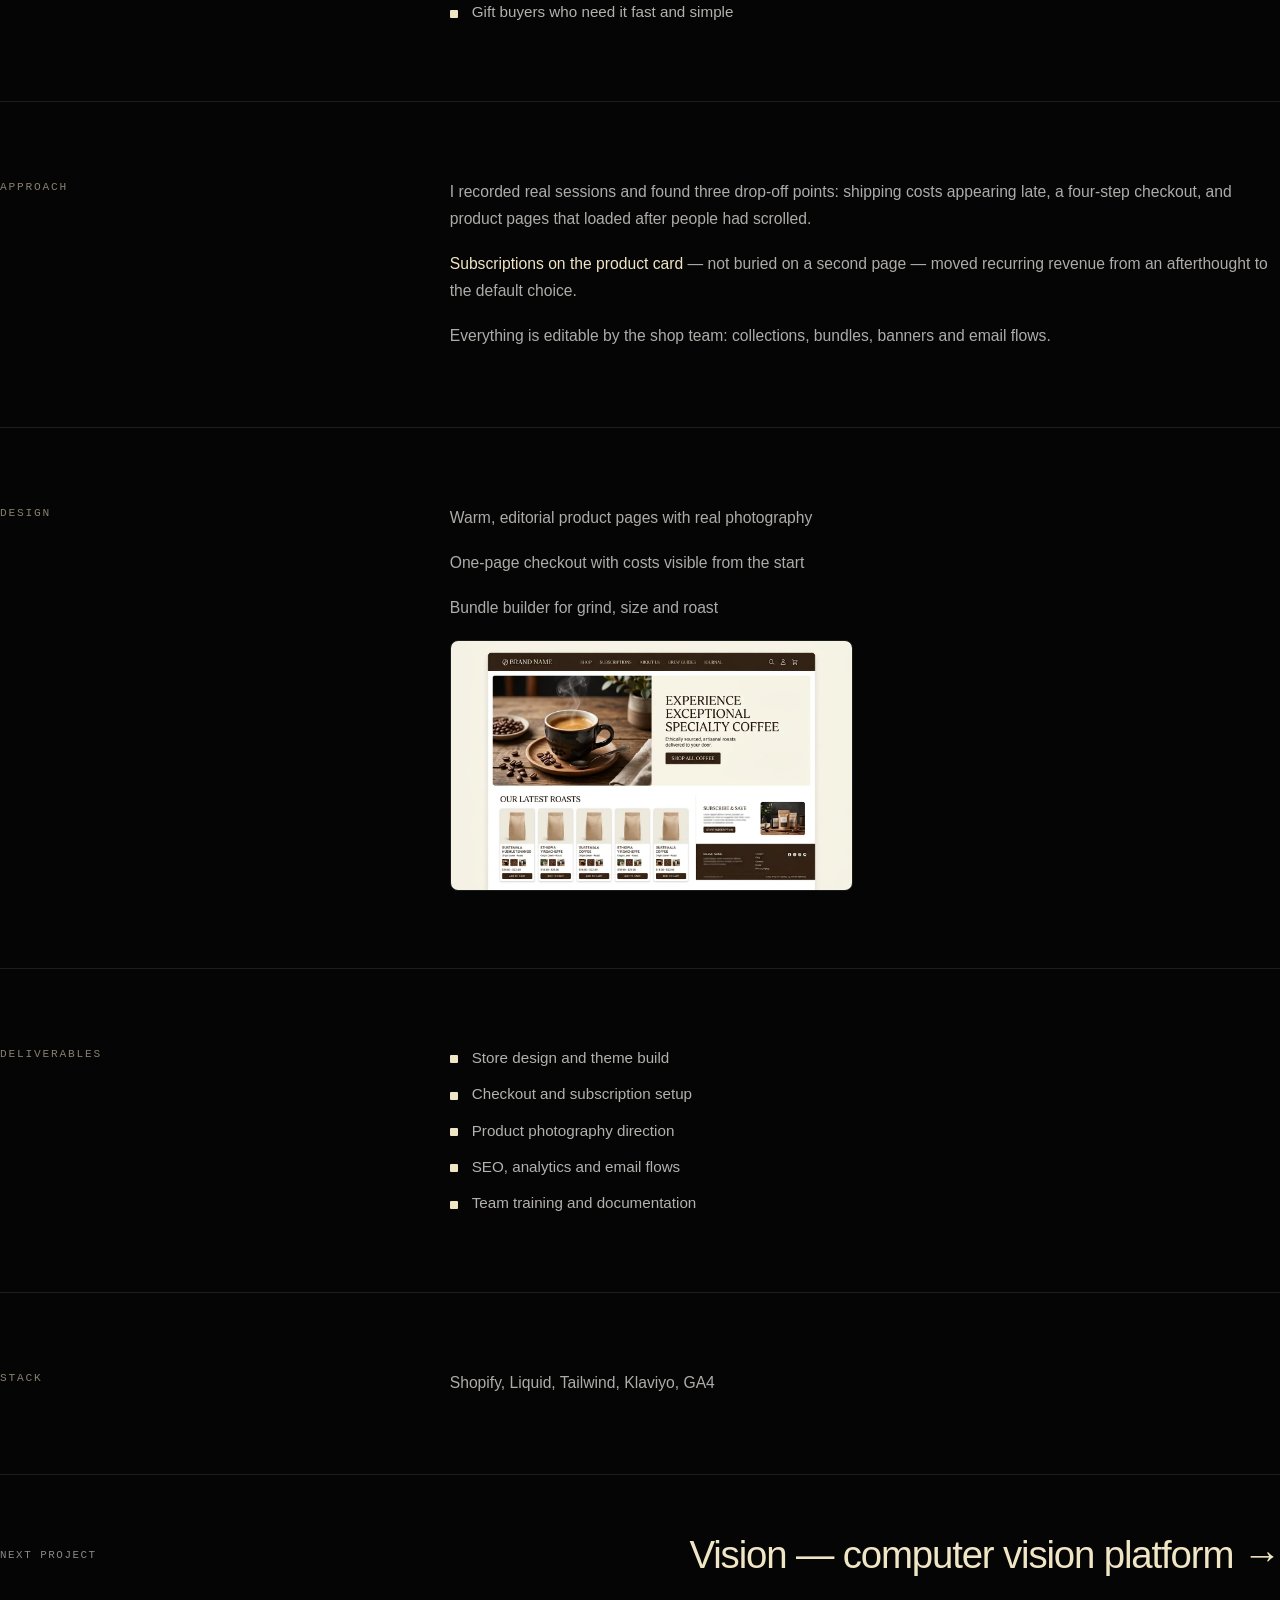
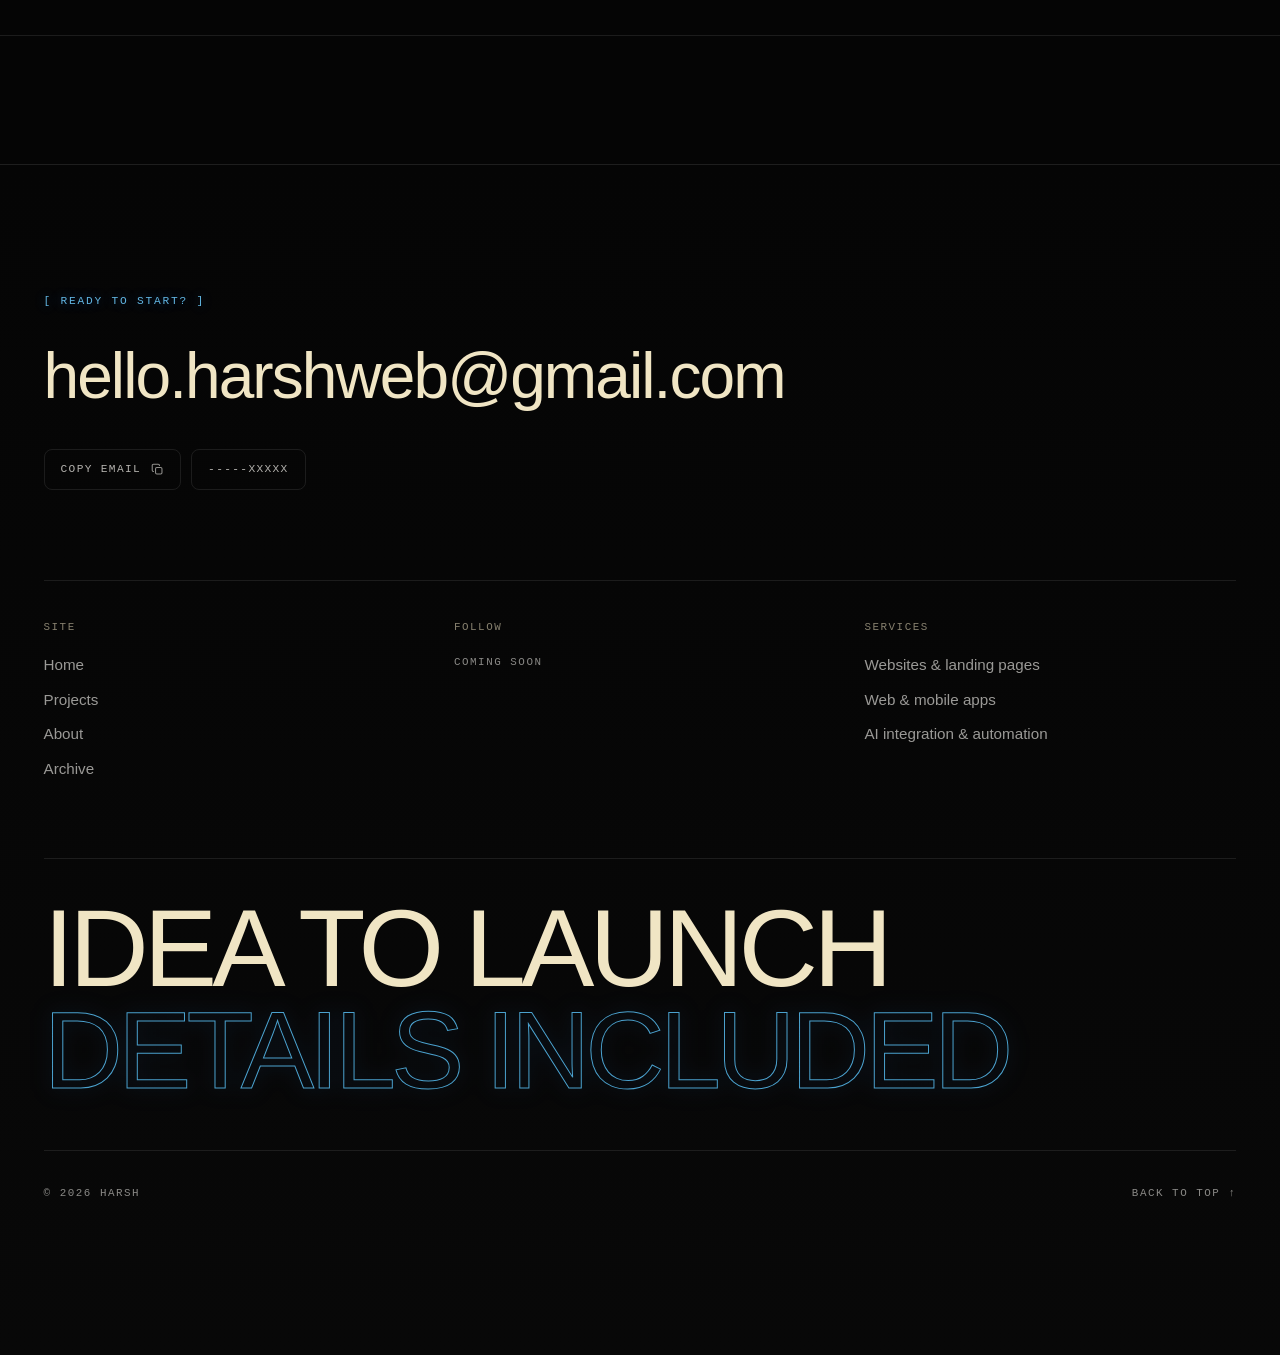
<file: brew.html>
<!DOCTYPE html>
<html lang="en">
<head>
<meta charset="UTF-8"><script>(function(){if('scrollRestoration' in history)history.scrollRestoration='manual';var nav=performance.getEntriesByType('navigation')[0];if(nav&&nav.type==='reload'){if(location.hash)history.replaceState(null,'',location.pathname+location.search);var top=function(){window.scrollTo({top:0,left:0,behavior:'instant'})};document.documentElement.style.scrollBehavior='auto';top();addEventListener('DOMContentLoaded',top,{once:true});addEventListener('load',top,{once:true});document.addEventListener('harsh:signature-done',function(){document.documentElement.style.removeProperty('scroll-behavior')},{once:true});setTimeout(function(){document.documentElement.style.removeProperty('scroll-behavior')},5000)}})();</script>
<script>document.documentElement.classList.add('js');</script>

<meta name="viewport" content="width=device-width, initial-scale=1, viewport-fit=cover">
<title>Brew &amp; Co. — Harsh</title>
<meta name="description" content="A coffee store that sells subscriptions while the shop is closed.">
<meta name="theme-color" content="#050505">
<meta property="og:image" content="assets1/img/og.png">
<meta property="og:image:width" content="1200">
<meta property="og:image:height" content="630">
<meta name="twitter:card" content="summary_large_image">
<meta name="twitter:title" content="Harsh — Websites, Apps & AI">
<meta name="twitter:description" content="Web developer building websites, apps and AI products.">
<meta name="twitter:image" content="assets1/img/og.png">
<meta property="og:title" content="Brew &amp; Co. — Harsh">
<meta property="og:description" content="Brew &amp; Co. — Harsh — project case study by Harsh.">
<meta property="og:type" content="website">
<link rel="canonical" href="https://harshdev.is-a.dev/brew.html">
<meta property="og:url" content="https://harshdev.is-a.dev/brew.html">
<meta property="og:site_name" content="Harsh">
<meta name="robots" content="index,follow,max-image-preview:large">
<link rel="icon" href="assets1/img/favicon.svg" type="image/svg+xml">
<link rel="stylesheet" href="assets1/css/styles.css">
<link rel="stylesheet" href="assets1/css/signature.css">
<link rel="stylesheet" href="assets1/css/smooth.css">
<link rel="stylesheet" href="assets1/css/full-quality.css">
<link rel="stylesheet" href="assets1/css/performance.css?v=1">
<link rel="stylesheet" href="assets1/css/fire.css?v=4">
<link rel="stylesheet" href="assets1/css/neon.css?v=2">
</head>
<body>


<div class="grain" aria-hidden="true"></div>
<div class="cursor" id="cursor" aria-hidden="true"><span class="cursor__dot"></span><span class="cursor__ring"></span></div>

<header class="topbar">
  <a class="topbar__logo" href="index.html" aria-label="Harsh — home">
    <span class="topbar__logoText">HARSH</span><span class="glyph glyph--sm" aria-hidden="true"></span>
  </a>
  <div class="topbar__right">
    <a class="topbar__mail" href="mailto:hello.harshweb@gmail.com">hello.harshweb@gmail.com</a>
  </div>
</header>

<main class="cs shell" id="top">
  <a class="cs__back" href="index.html"><span aria-hidden="true">←</span> Back home</a>

  <h1 class="cs__title">Brew &amp; Co.</h1>
  <p class="cs__lede">A coffee store that sells subscriptions while the shop is closed.</p>

  <div class="cs__meta">
    <div><p class="k">Client</p><p class="v">Brew &amp; Co.</p></div>
    <div><p class="k">Services</p><p class="v">E-commerce Build,<br>Conversion Optimisation</p></div>
    <div><p class="k">Type</p><p class="v">Online Store</p></div>
  </div>

  <figure class="cs__hero">
    <img src="assets1/img/project-brew.webp" alt="Brew &amp; Co. — main screen">
  </figure>

  <figure class="cs__figure">
    <img src="assets1/img/project-brew.webp" alt="Brew &amp; Co. — main screen" loading="lazy">
    <figcaption class="mono-xs">Brew &amp; Co. — main screen</figcaption>
  </figure>

  <section class="cs__section">
    <h2>Introduction</h2>
    <div class="cs__body"><p>Brew &amp; Co. had great coffee and a website that leaked customers at checkout. Mobile traffic was 78% of visits and 22% of orders.</p><p>I rebuilt the store around the mobile buyer: fewer steps, faster pages, and a subscription option placed exactly where the decision happens.</p></div>
  </section>

  <section class="cs__section">
    <h2>Goals</h2>
    <div class="cs__body"><ul class="cs__list"><li>Make checkout work on a phone in one hand</li><li>Turn one-time buyers into subscribers</li><li>Get product pages under a second</li><li>Rank for local coffee searches</li><li>Give the team control without a developer</li></ul></div>
  </section>

  <section class="cs__section">
    <h2>Target audience</h2>
    <div class="cs__body"><ul class="cs__list"><li>Home brewers buying monthly</li><li>Local customers ordering for pickup</li><li>Gift buyers who need it fast and simple</li></ul></div>
  </section>

  <section class="cs__section">
    <h2>Approach</h2>
    <div class="cs__body"><p>I recorded real sessions and found three drop-off points: shipping costs appearing late, a four-step checkout, and product pages that loaded after people had scrolled.</p><p><strong>Subscriptions on the product card</strong> — not buried on a second page — moved recurring revenue from an afterthought to the default choice.</p><p>Everything is editable by the shop team: collections, bundles, banners and email flows.</p></div>
  </section>

  <section class="cs__section">
    <h2>Design</h2>
    <div class="cs__body"><p>Warm, editorial product pages with real photography</p><p>One-page checkout with costs visible from the start</p><p>Bundle builder for grind, size and roast</p><div class="cs__gallery"><img src="assets1/img/project-brew.webp" alt="Project detail screen" loading="lazy"></div></div>
  </section>

  <section class="cs__section">
    <h2>Deliverables</h2>
    <div class="cs__body"><ul class="cs__list"><li>Store design and theme build</li><li>Checkout and subscription setup</li><li>Product photography direction</li><li>SEO, analytics and email flows</li><li>Team training and documentation</li></ul></div>
  </section>

  <section class="cs__section">
    <h2>Stack</h2>
    <div class="cs__body"><p>Shopify, Liquid, Tailwind, Klaviyo, GA4</p></div>
  </section>

  <div class="cs__next">
    <span class="mono-xs">Next project</span>
    <a href="vision.html">Vision — computer vision platform <span aria-hidden="true">→</span></a>
  </div>
</main>

<footer class="footer">
  <div class="shell">
    <div class="footer__top">
      <p class="label">[ Ready to start? ]</p>
      <a class="footer__mail" href="mailto:hello.harshweb@gmail.com">hello.harshweb@gmail.com</a>
      <div class="footer__contact">
        <button class="copy" type="button" data-copy="hello.harshweb@gmail.com">Copy email <svg class="copy__icon" viewBox="0 0 16 16" aria-hidden="true" focusable="false"><rect x="5.6" y="5.6" width="7.9" height="7.9" rx="1.6" fill="none" stroke="currentColor" stroke-width="1.3"/><path d="M10.4 3.6V3A1.5 1.5 0 0 0 8.9 1.5H3A1.5 1.5 0 0 0 1.5 3v5.9A1.5 1.5 0 0 0 3 10.4h.6" fill="none" stroke="currentColor" stroke-width="1.3"/></svg></button>
        <span class="copy">-----xxxxx</span>
      </div>
    </div>

    <div class="footer__cols">
      <div class="footer__col">
        <p class="mono-xs">Site</p>
        <a href="index.html">Home</a>
        <a href="index.html#featured">Projects</a>
        <a href="index.html#about">About</a>
        <a href="archive.html">Archive</a>
      </div>
      <div class="footer__col">
        <p class="mono-xs">Follow</p>
          <span class="mono-xs">Coming soon</span>
        </div>
      <div class="footer__col footer__col--wide">
        <p class="mono-xs">Services</p>
        <a href="mailto:hello.harshweb@gmail.com?subject=Website%20project">Websites &amp; landing pages</a>
        <a href="mailto:hello.harshweb@gmail.com?subject=App%20project">Web &amp; mobile apps</a>
        <a href="mailto:hello.harshweb@gmail.com?subject=AI%20project">AI integration &amp; automation</a>
      </div>
    </div>

    <div class="footer__huge" aria-hidden="true">
      <span>IDEA TO LAUNCH</span>
      <span class="is-outline">DETAILS INCLUDED</span>
    </div>

    <div class="footer__bottom">
      <p class="mono-xs">© <span data-year>2026</span> harsh</p>
      <a class="mono-xs footer__top-link" href="#top">Back to top ↑</a>
    </div>
  </div>
</footer>

<nav class="dock" aria-label="Primary">
  <div class="dock__inner">
    <a href="index.html#featured">Projects</a>
    <a href="index.html#about">About</a>
    <a href="archive.html">Archive</a>
    <a class="dock__cta" href="mailto:hello.harshweb@gmail.com"><span class="avatar avatar--btn" data-initials="H"></span>Let's talk</a>
  </div>
</nav>

<script src="assets1/js/main.js?v=5-high-fps-1"></script>
<script src="assets1/js/signature.js" defer></script>
<script src="assets1/js/fire.js?v=5" defer></script>
</body>
</html>
</file>
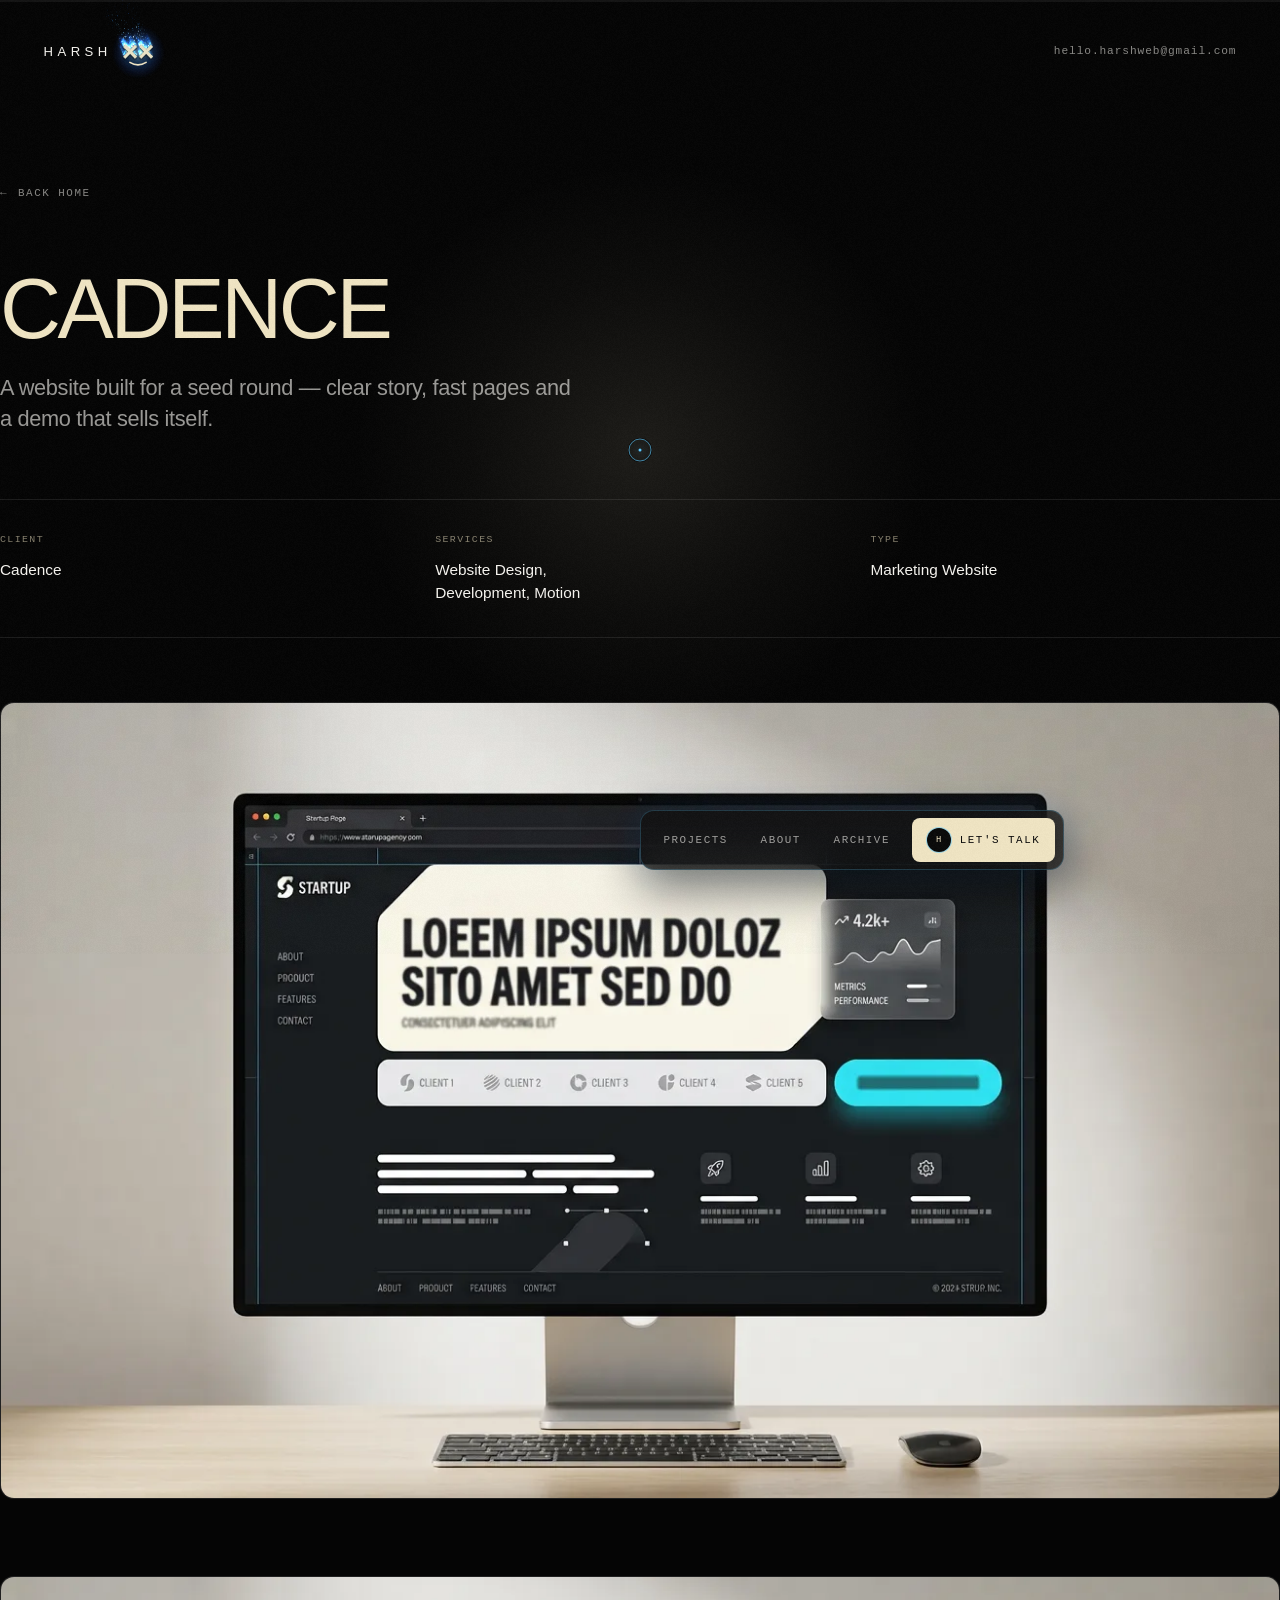
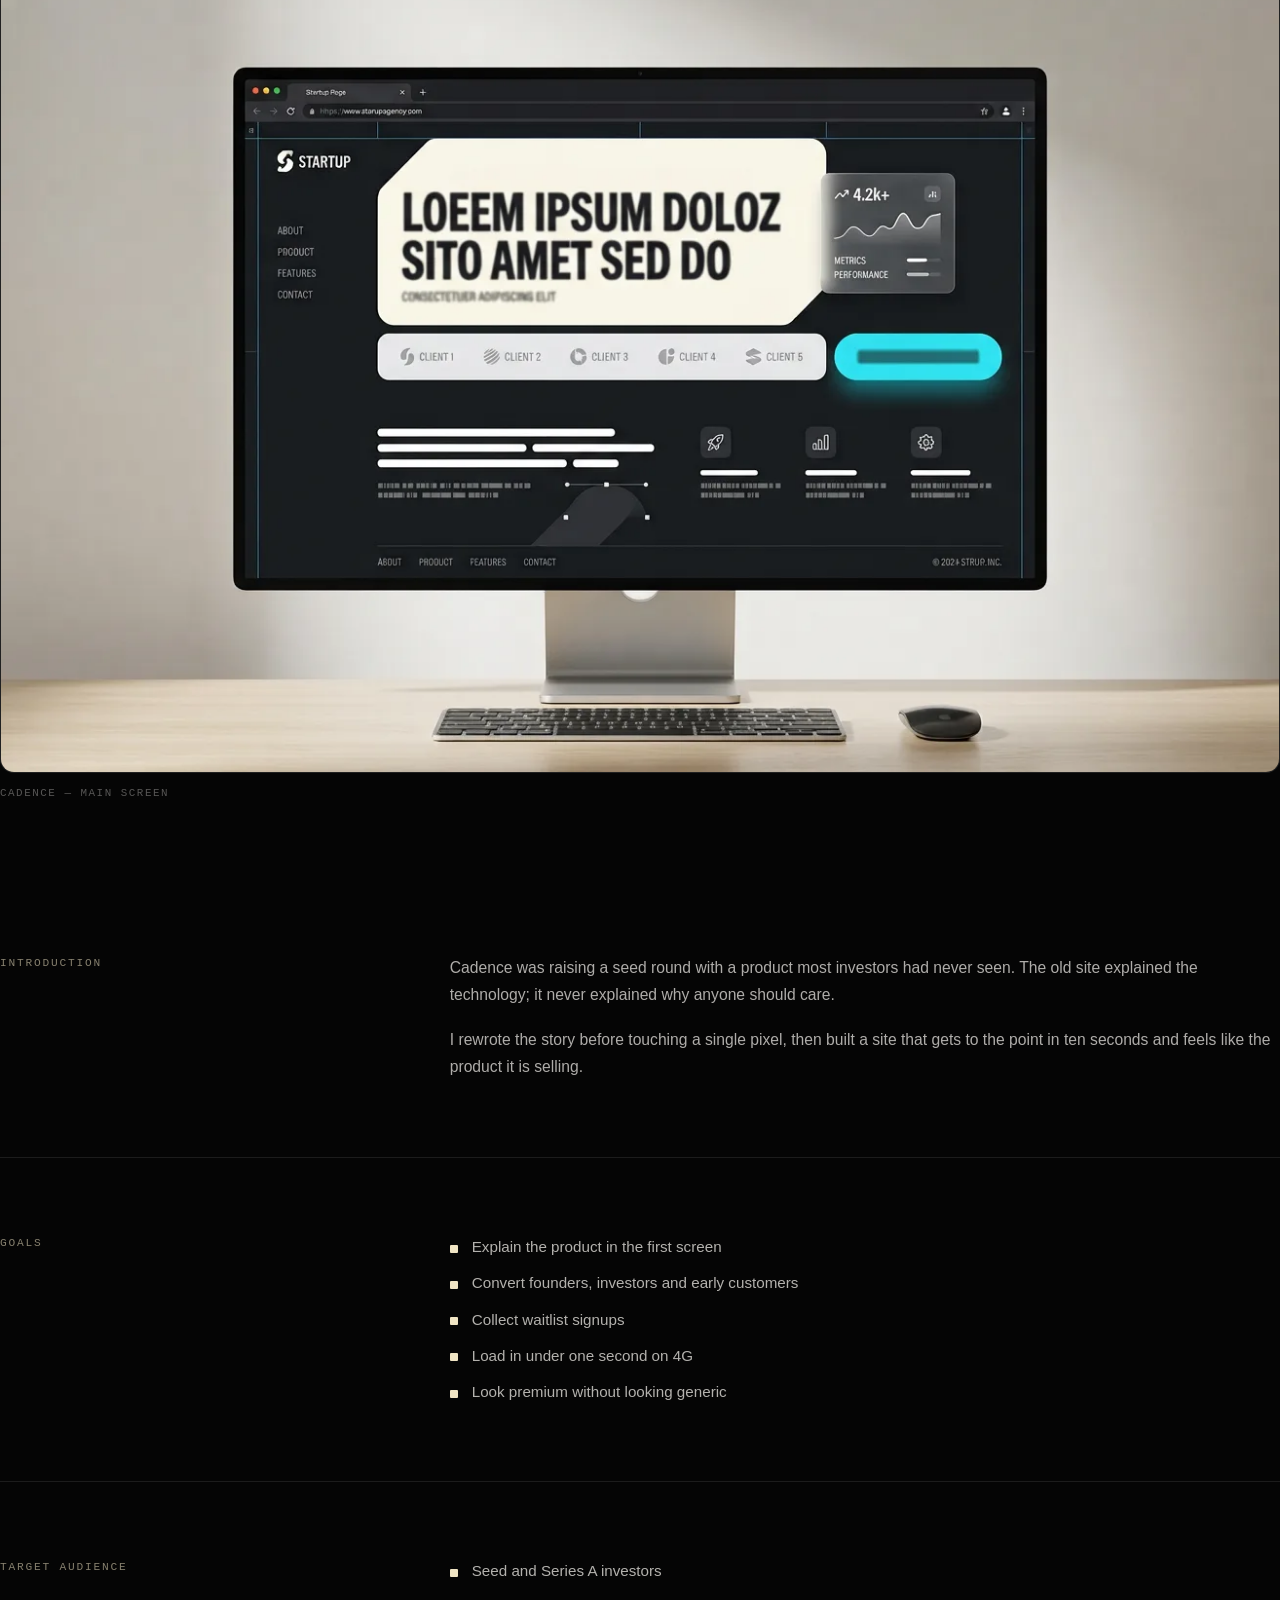
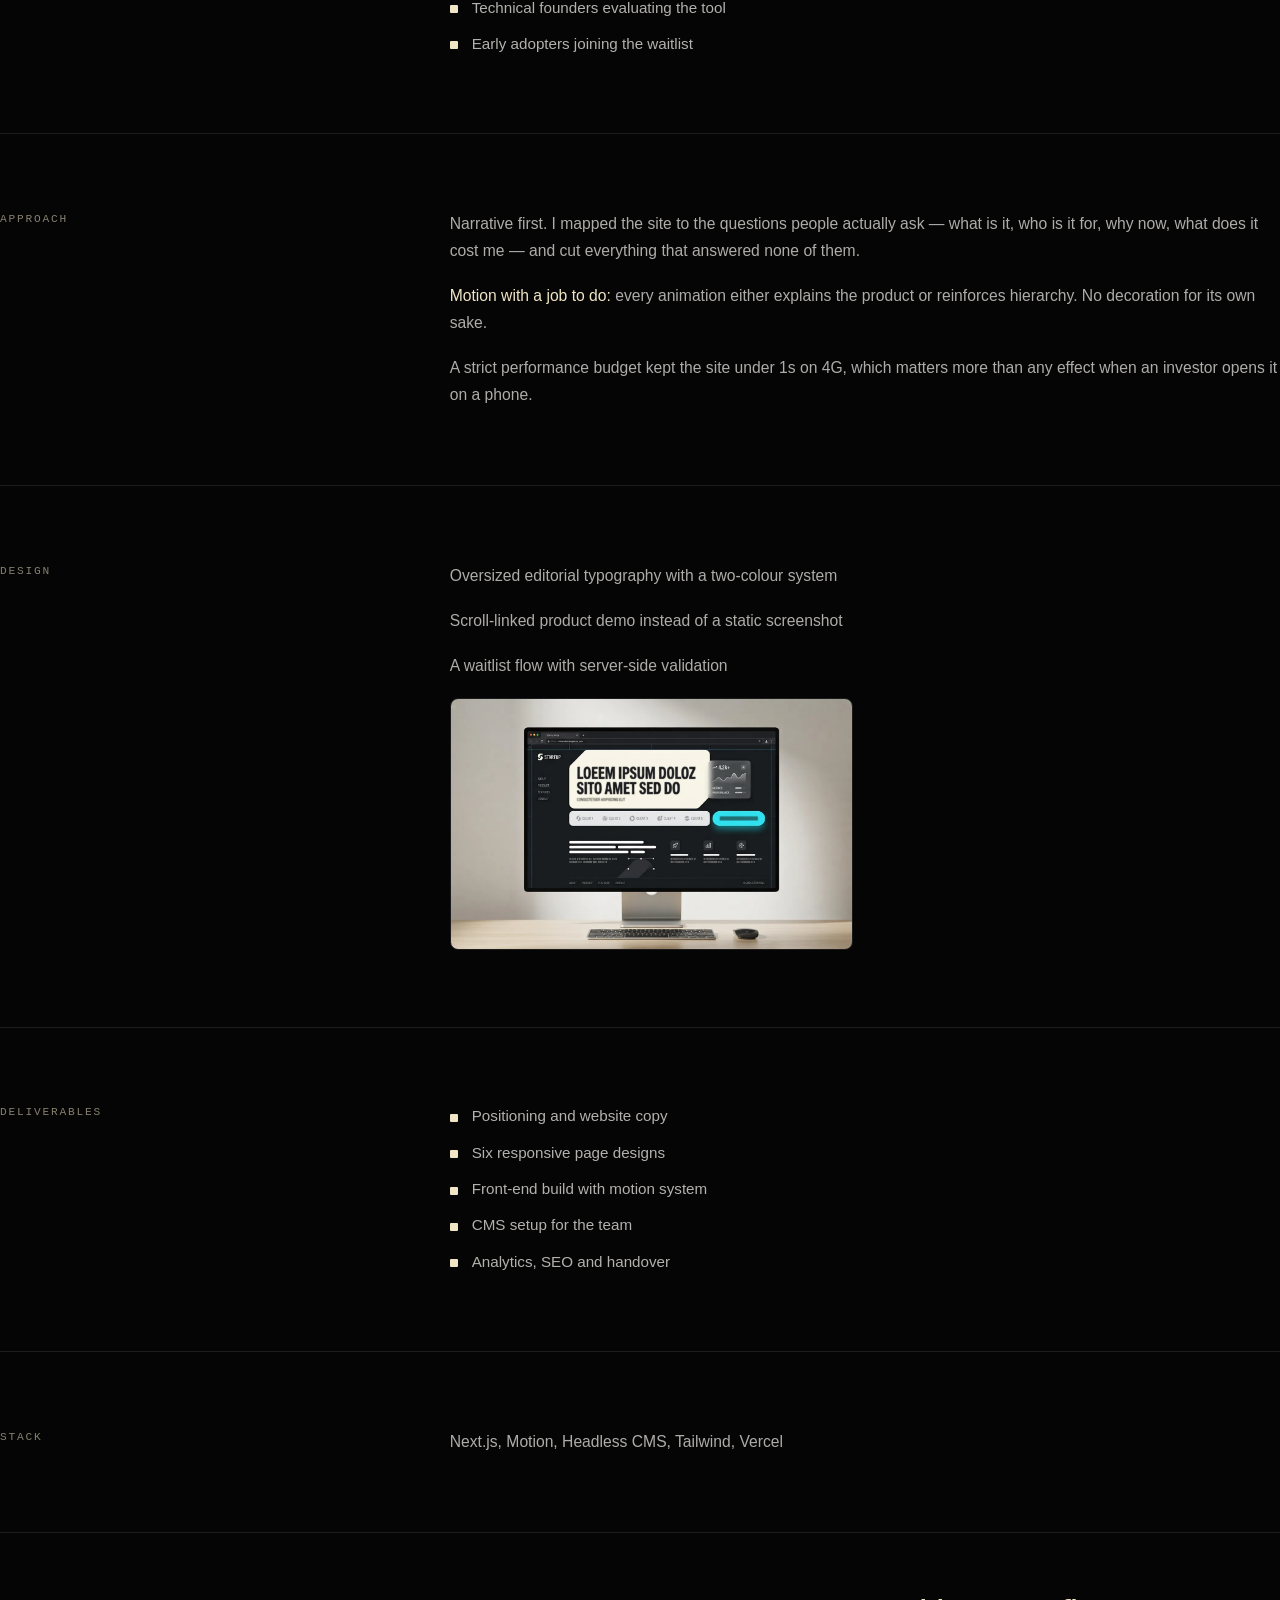
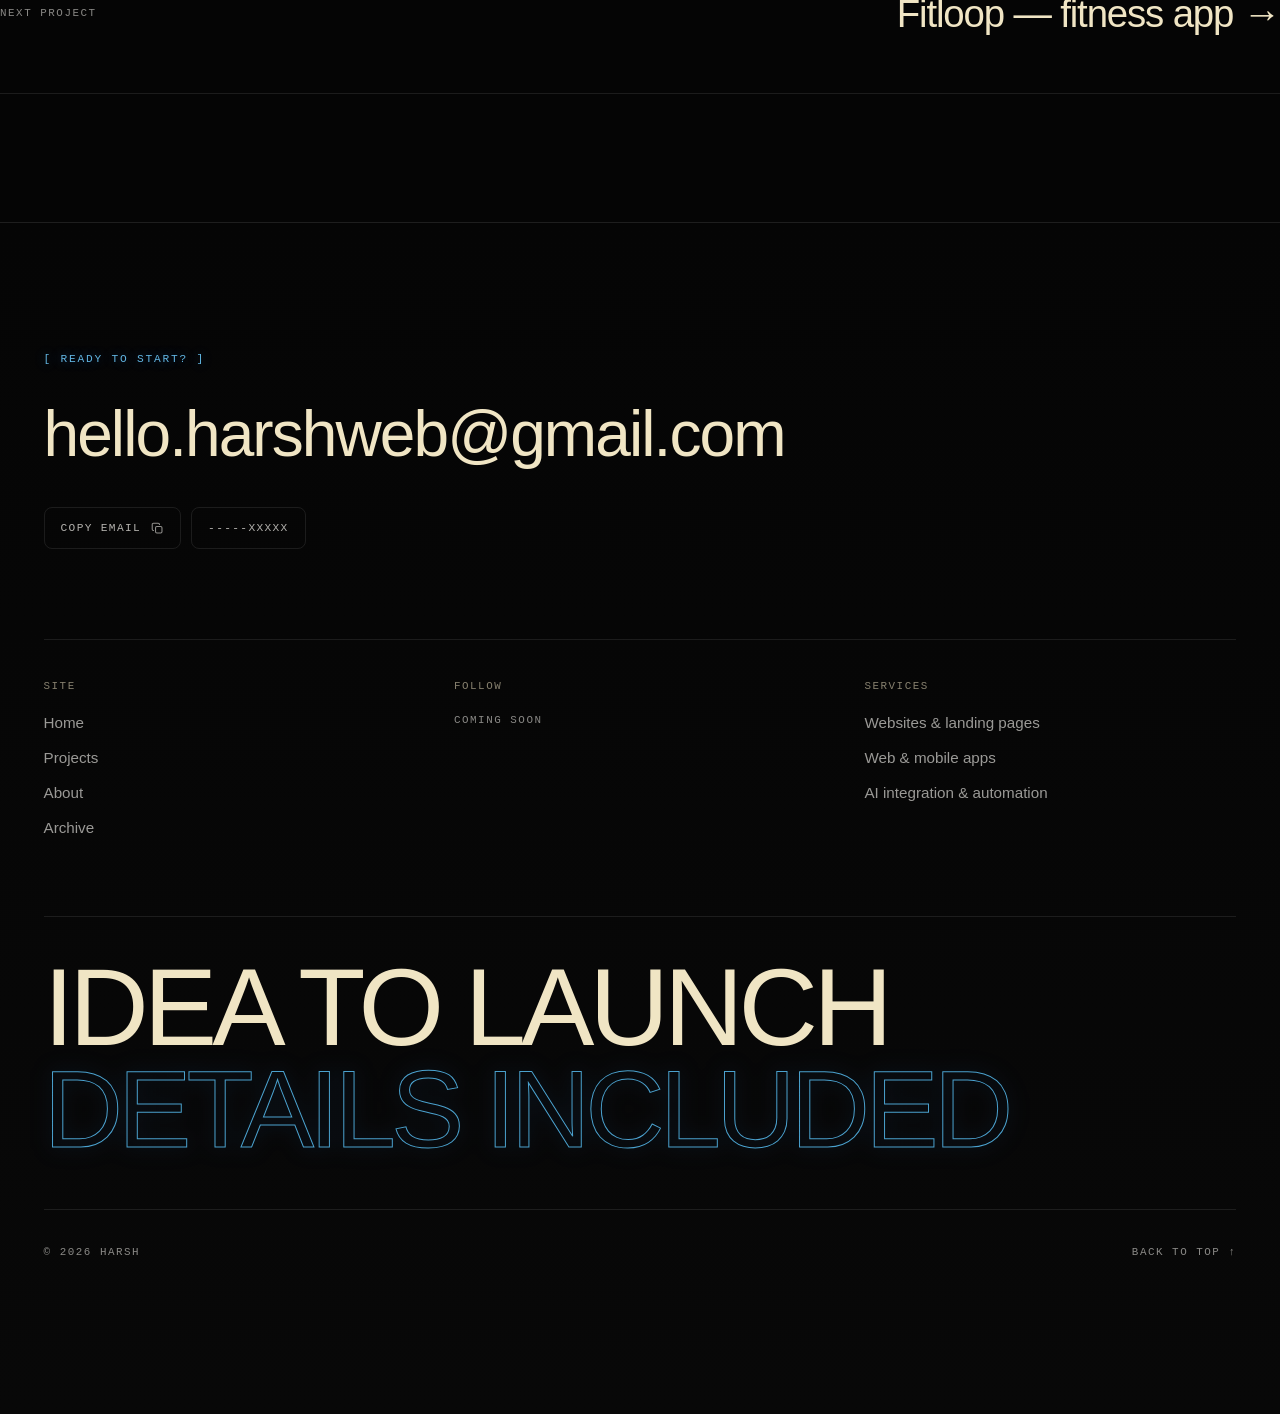
<file: cadence.html>
<!DOCTYPE html>
<html lang="en">
<head>
<meta charset="UTF-8"><script>(function(){if('scrollRestoration' in history)history.scrollRestoration='manual';var nav=performance.getEntriesByType('navigation')[0];if(nav&&nav.type==='reload'){if(location.hash)history.replaceState(null,'',location.pathname+location.search);var top=function(){window.scrollTo({top:0,left:0,behavior:'instant'})};document.documentElement.style.scrollBehavior='auto';top();addEventListener('DOMContentLoaded',top,{once:true});addEventListener('load',top,{once:true});document.addEventListener('harsh:signature-done',function(){document.documentElement.style.removeProperty('scroll-behavior')},{once:true});setTimeout(function(){document.documentElement.style.removeProperty('scroll-behavior')},5000)}})();</script>
<script>document.documentElement.classList.add('js');</script>

<meta name="viewport" content="width=device-width, initial-scale=1, viewport-fit=cover">
<title>Cadence — Harsh</title>
<meta name="description" content="A website built for a seed round — clear story, fast pages and a demo that sells itself.">
<meta name="theme-color" content="#050505">
<meta property="og:image" content="assets1/img/og.png">
<meta property="og:image:width" content="1200">
<meta property="og:image:height" content="630">
<meta name="twitter:card" content="summary_large_image">
<meta name="twitter:title" content="Harsh — Websites, Apps & AI">
<meta name="twitter:description" content="Web developer building websites, apps and AI products.">
<meta name="twitter:image" content="assets1/img/og.png">
<meta property="og:title" content="Cadence — Harsh">
<meta property="og:description" content="Cadence — Harsh — project case study by Harsh.">
<meta property="og:type" content="website">
<link rel="canonical" href="https://harshdev.is-a.dev/cadence.html">
<meta property="og:url" content="https://harshdev.is-a.dev/cadence.html">
<meta property="og:site_name" content="Harsh">
<meta name="robots" content="index,follow,max-image-preview:large">
<link rel="icon" href="assets1/img/favicon.svg" type="image/svg+xml">
<link rel="stylesheet" href="assets1/css/styles.css">
<link rel="stylesheet" href="assets1/css/signature.css">
<link rel="stylesheet" href="assets1/css/smooth.css">
<link rel="stylesheet" href="assets1/css/full-quality.css">
<link rel="stylesheet" href="assets1/css/performance.css?v=1">
<link rel="stylesheet" href="assets1/css/fire.css?v=4">
<link rel="stylesheet" href="assets1/css/neon.css?v=2">
</head>
<body>


<div class="grain" aria-hidden="true"></div>
<div class="cursor" id="cursor" aria-hidden="true"><span class="cursor__dot"></span><span class="cursor__ring"></span></div>

<header class="topbar">
  <a class="topbar__logo" href="index.html" aria-label="Harsh — home">
    <span class="topbar__logoText">HARSH</span><span class="glyph glyph--sm" aria-hidden="true"></span>
  </a>
  <div class="topbar__right">
    <a class="topbar__mail" href="mailto:hello.harshweb@gmail.com">hello.harshweb@gmail.com</a>
  </div>
</header>

<main class="cs shell" id="top">
  <a class="cs__back" href="index.html"><span aria-hidden="true">←</span> Back home</a>

  <h1 class="cs__title">Cadence</h1>
  <p class="cs__lede">A website built for a seed round — clear story, fast pages and a demo that sells itself.</p>

  <div class="cs__meta">
    <div><p class="k">Client</p><p class="v">Cadence</p></div>
    <div><p class="k">Services</p><p class="v">Website Design,<br>Development, Motion</p></div>
    <div><p class="k">Type</p><p class="v">Marketing Website</p></div>
  </div>

  <figure class="cs__hero">
    <img src="assets1/img/project-cadence.webp" alt="Cadence — main screen">
  </figure>

  <figure class="cs__figure">
    <img src="assets1/img/project-cadence.webp" alt="Cadence — main screen" loading="lazy">
    <figcaption class="mono-xs">Cadence — main screen</figcaption>
  </figure>

  <section class="cs__section">
    <h2>Introduction</h2>
    <div class="cs__body"><p>Cadence was raising a seed round with a product most investors had never seen. The old site explained the technology; it never explained why anyone should care.</p><p>I rewrote the story before touching a single pixel, then built a site that gets to the point in ten seconds and feels like the product it is selling.</p></div>
  </section>

  <section class="cs__section">
    <h2>Goals</h2>
    <div class="cs__body"><ul class="cs__list"><li>Explain the product in the first screen</li><li>Convert founders, investors and early customers</li><li>Collect waitlist signups</li><li>Load in under one second on 4G</li><li>Look premium without looking generic</li></ul></div>
  </section>

  <section class="cs__section">
    <h2>Target audience</h2>
    <div class="cs__body"><ul class="cs__list"><li>Seed and Series A investors</li><li>Technical founders evaluating the tool</li><li>Early adopters joining the waitlist</li></ul></div>
  </section>

  <section class="cs__section">
    <h2>Approach</h2>
    <div class="cs__body"><p>Narrative first. I mapped the site to the questions people actually ask — what is it, who is it for, why now, what does it cost me — and cut everything that answered none of them.</p><p><strong>Motion with a job to do:</strong> every animation either explains the product or reinforces hierarchy. No decoration for its own sake.</p><p>A strict performance budget kept the site under 1s on 4G, which matters more than any effect when an investor opens it on a phone.</p></div>
  </section>

  <section class="cs__section">
    <h2>Design</h2>
    <div class="cs__body"><p>Oversized editorial typography with a two-colour system</p><p>Scroll-linked product demo instead of a static screenshot</p><p>A waitlist flow with server-side validation</p><div class="cs__gallery"><img src="assets1/img/project-cadence.webp" alt="Project detail screen" loading="lazy"></div></div>
  </section>

  <section class="cs__section">
    <h2>Deliverables</h2>
    <div class="cs__body"><ul class="cs__list"><li>Positioning and website copy</li><li>Six responsive page designs</li><li>Front-end build with motion system</li><li>CMS setup for the team</li><li>Analytics, SEO and handover</li></ul></div>
  </section>

  <section class="cs__section">
    <h2>Stack</h2>
    <div class="cs__body"><p>Next.js, Motion, Headless CMS, Tailwind, Vercel</p></div>
  </section>

  <div class="cs__next">
    <span class="mono-xs">Next project</span>
    <a href="fitloop.html">Fitloop — fitness app <span aria-hidden="true">→</span></a>
  </div>
</main>

<footer class="footer">
  <div class="shell">
    <div class="footer__top">
      <p class="label">[ Ready to start? ]</p>
      <a class="footer__mail" href="mailto:hello.harshweb@gmail.com">hello.harshweb@gmail.com</a>
      <div class="footer__contact">
        <button class="copy" type="button" data-copy="hello.harshweb@gmail.com">Copy email <svg class="copy__icon" viewBox="0 0 16 16" aria-hidden="true" focusable="false"><rect x="5.6" y="5.6" width="7.9" height="7.9" rx="1.6" fill="none" stroke="currentColor" stroke-width="1.3"/><path d="M10.4 3.6V3A1.5 1.5 0 0 0 8.9 1.5H3A1.5 1.5 0 0 0 1.5 3v5.9A1.5 1.5 0 0 0 3 10.4h.6" fill="none" stroke="currentColor" stroke-width="1.3"/></svg></button>
        <span class="copy">-----xxxxx</span>
      </div>
    </div>

    <div class="footer__cols">
      <div class="footer__col">
        <p class="mono-xs">Site</p>
        <a href="index.html">Home</a>
        <a href="index.html#featured">Projects</a>
        <a href="index.html#about">About</a>
        <a href="archive.html">Archive</a>
      </div>
      <div class="footer__col">
        <p class="mono-xs">Follow</p>
          <span class="mono-xs">Coming soon</span>
        </div>
      <div class="footer__col footer__col--wide">
        <p class="mono-xs">Services</p>
        <a href="mailto:hello.harshweb@gmail.com?subject=Website%20project">Websites &amp; landing pages</a>
        <a href="mailto:hello.harshweb@gmail.com?subject=App%20project">Web &amp; mobile apps</a>
        <a href="mailto:hello.harshweb@gmail.com?subject=AI%20project">AI integration &amp; automation</a>
      </div>
    </div>

    <div class="footer__huge" aria-hidden="true">
      <span>IDEA TO LAUNCH</span>
      <span class="is-outline">DETAILS INCLUDED</span>
    </div>

    <div class="footer__bottom">
      <p class="mono-xs">© <span data-year>2026</span> harsh</p>
      <a class="mono-xs footer__top-link" href="#top">Back to top ↑</a>
    </div>
  </div>
</footer>

<nav class="dock" aria-label="Primary">
  <div class="dock__inner">
    <a href="index.html#featured">Projects</a>
    <a href="index.html#about">About</a>
    <a href="archive.html">Archive</a>
    <a class="dock__cta" href="mailto:hello.harshweb@gmail.com"><span class="avatar avatar--btn" data-initials="H"></span>Let's talk</a>
  </div>
</nav>

<script src="assets1/js/main.js?v=5-high-fps-1"></script>
<script src="assets1/js/signature.js" defer></script>
<script src="assets1/js/fire.js?v=5" defer></script>
</body>
</html>
</file>
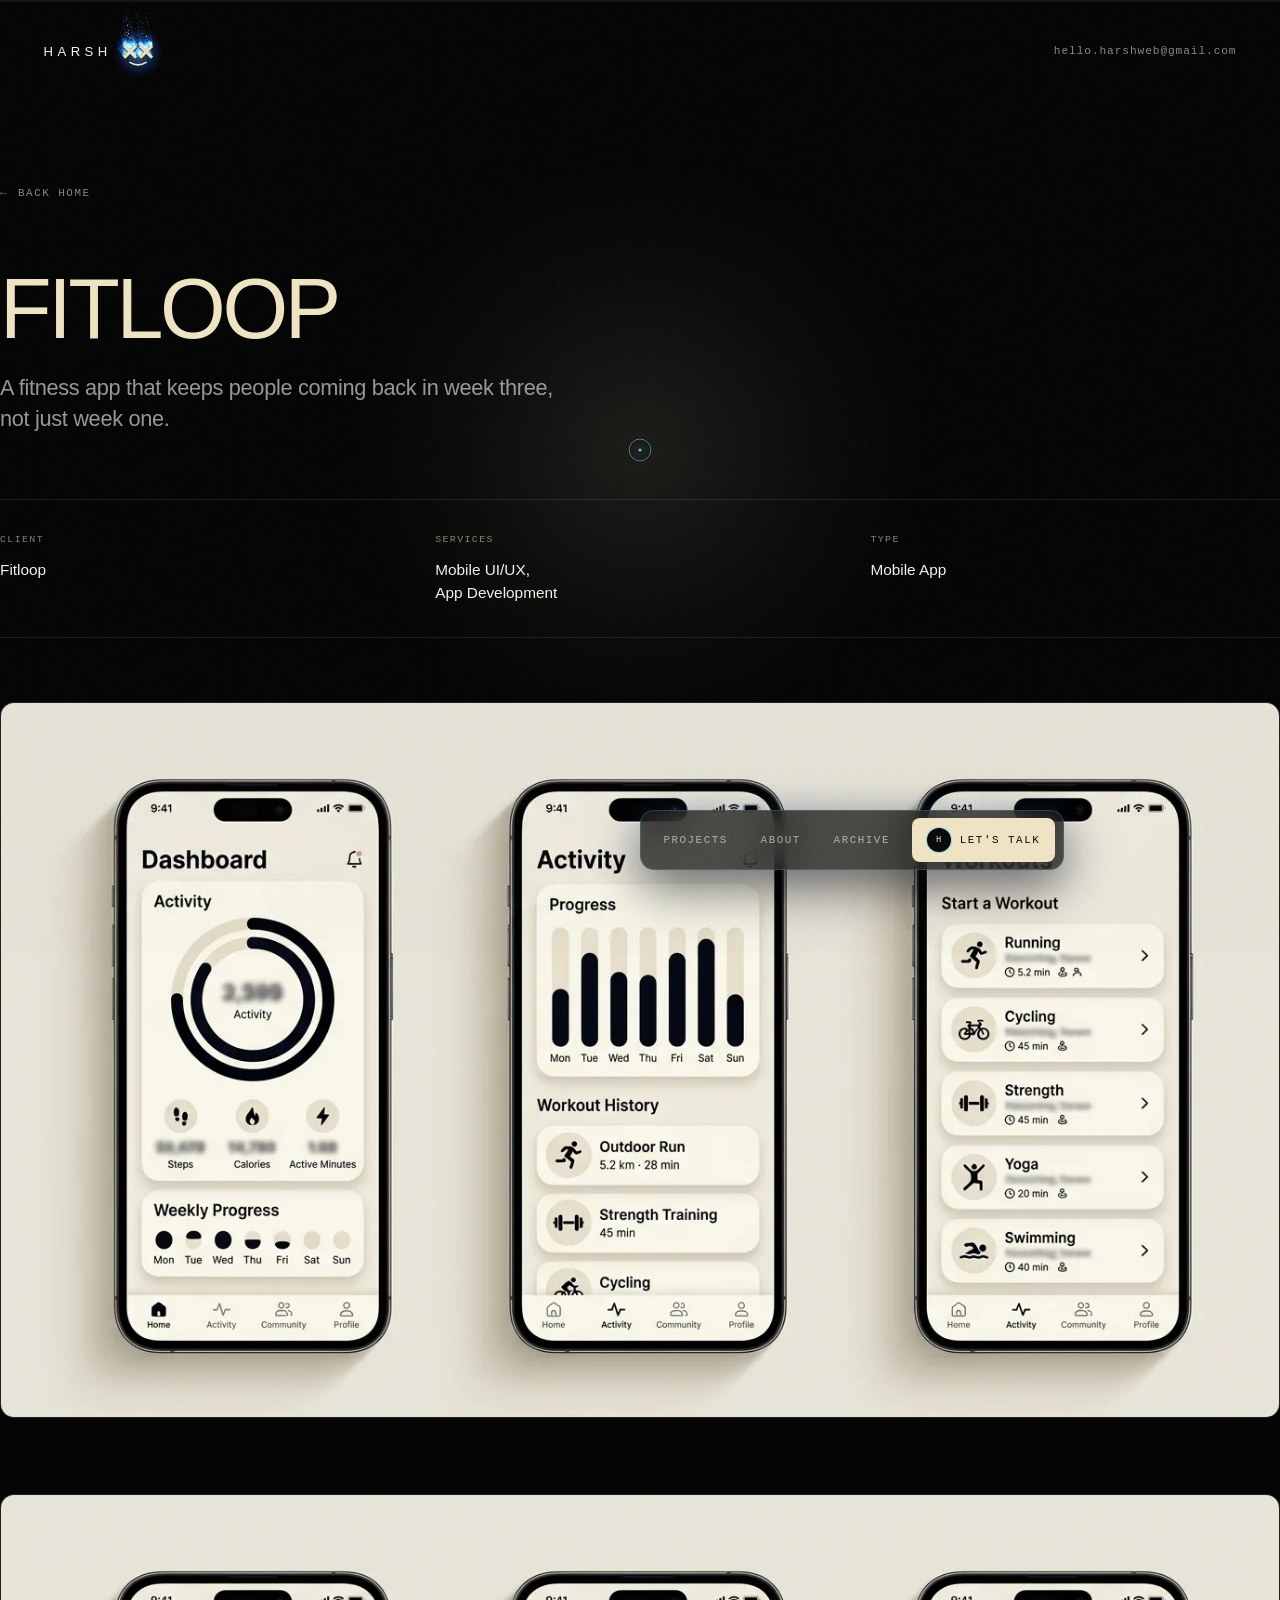
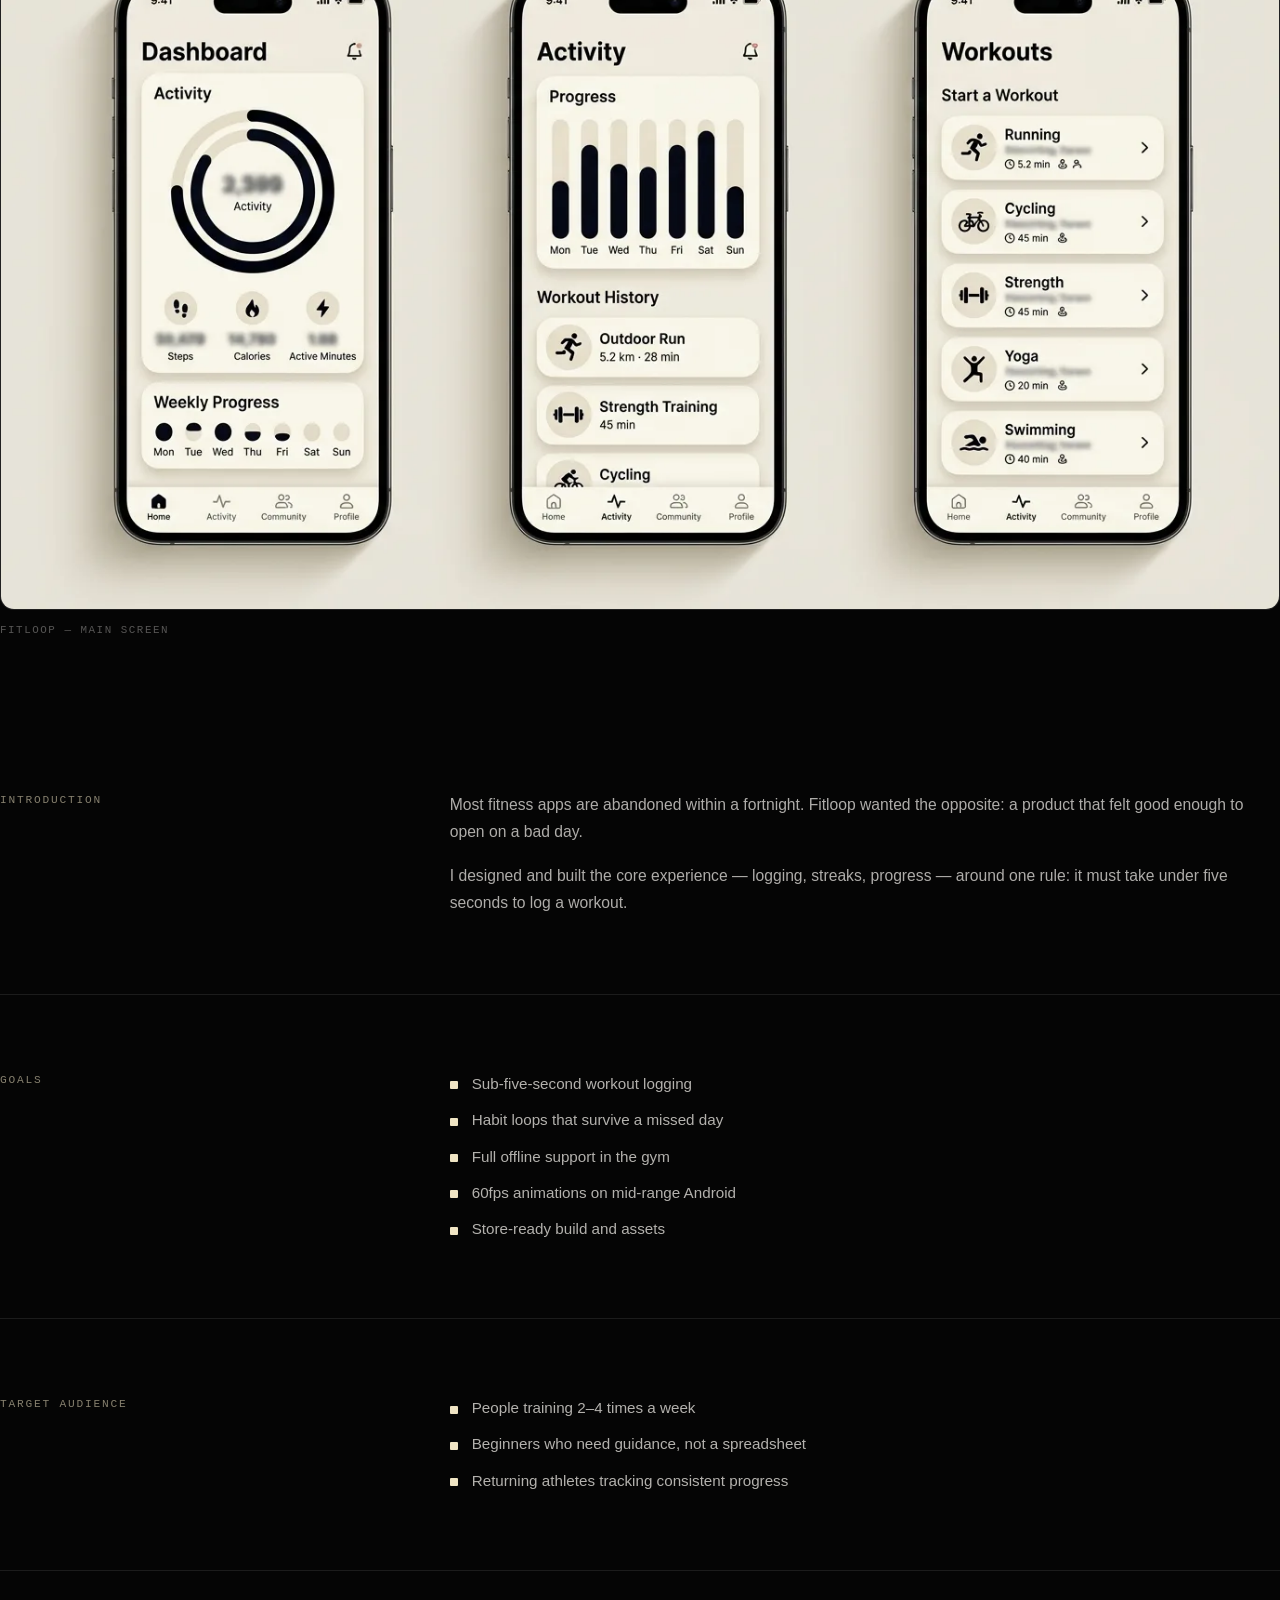
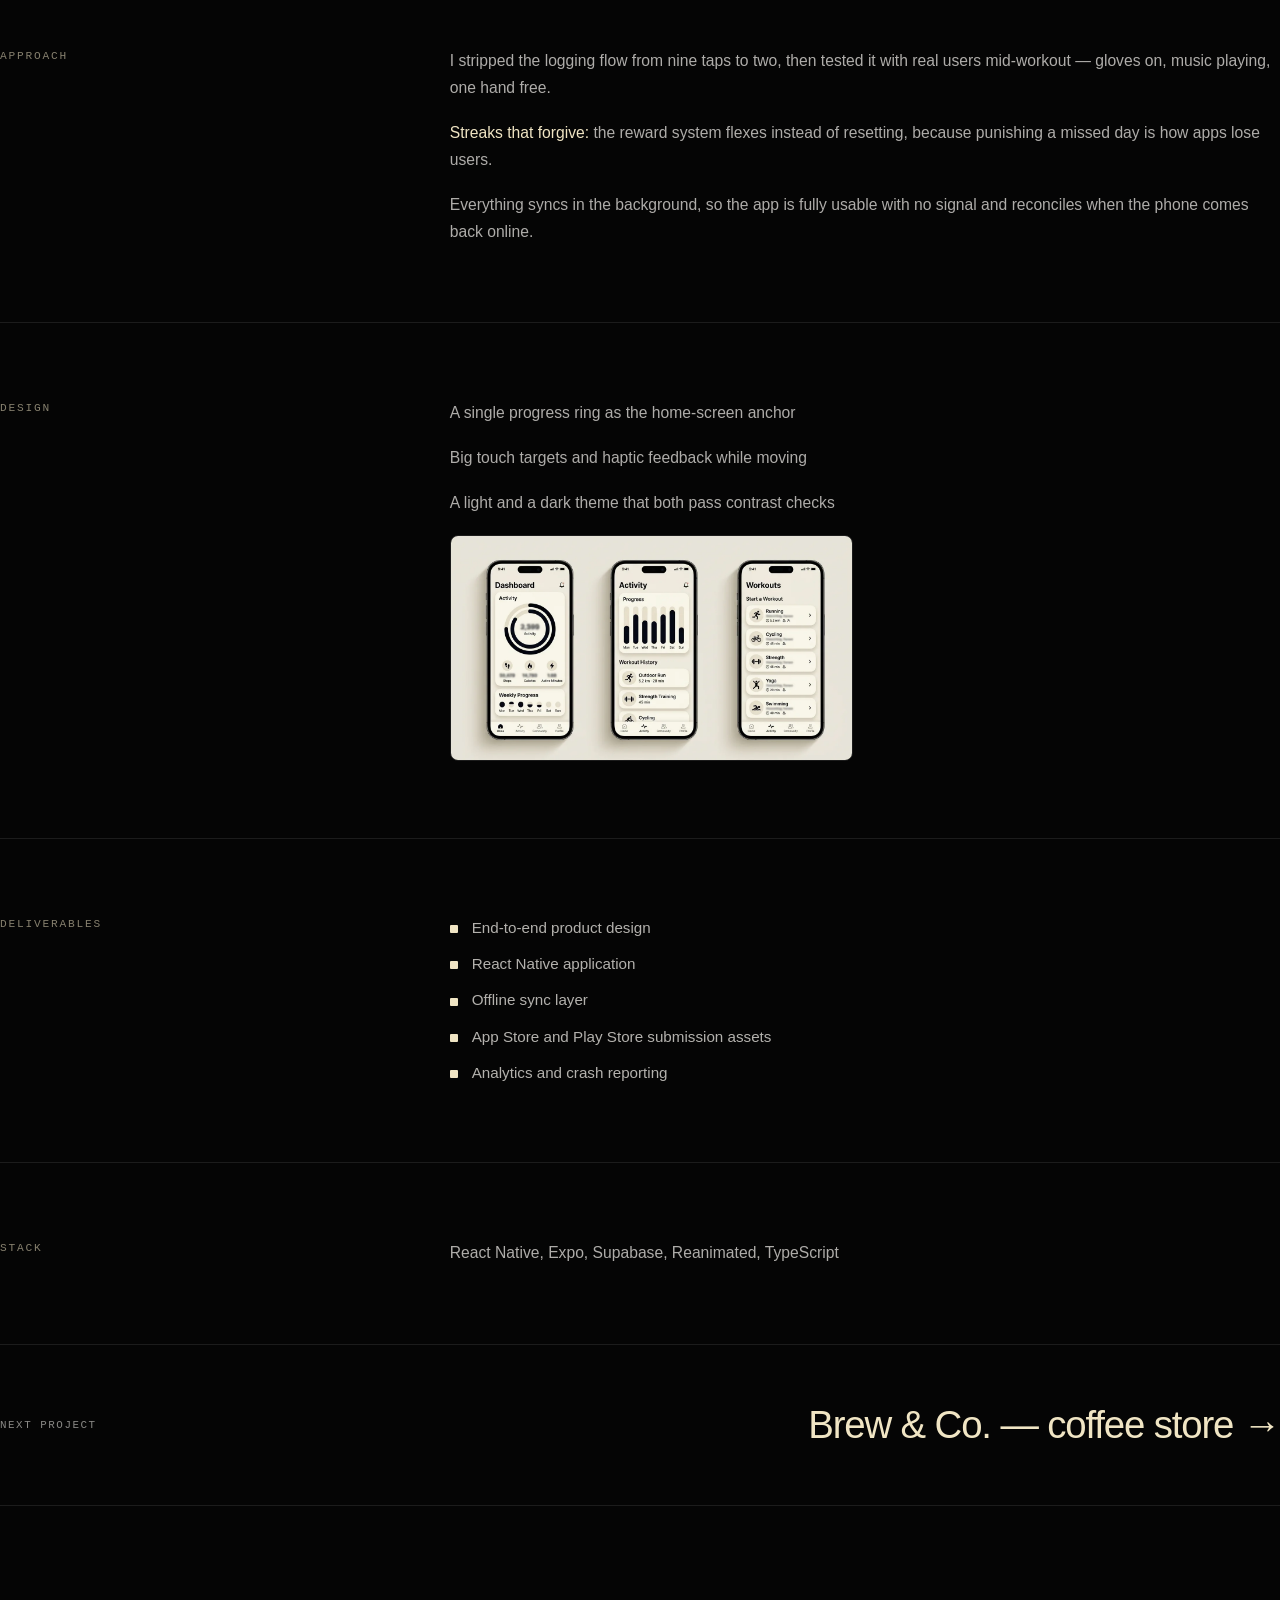
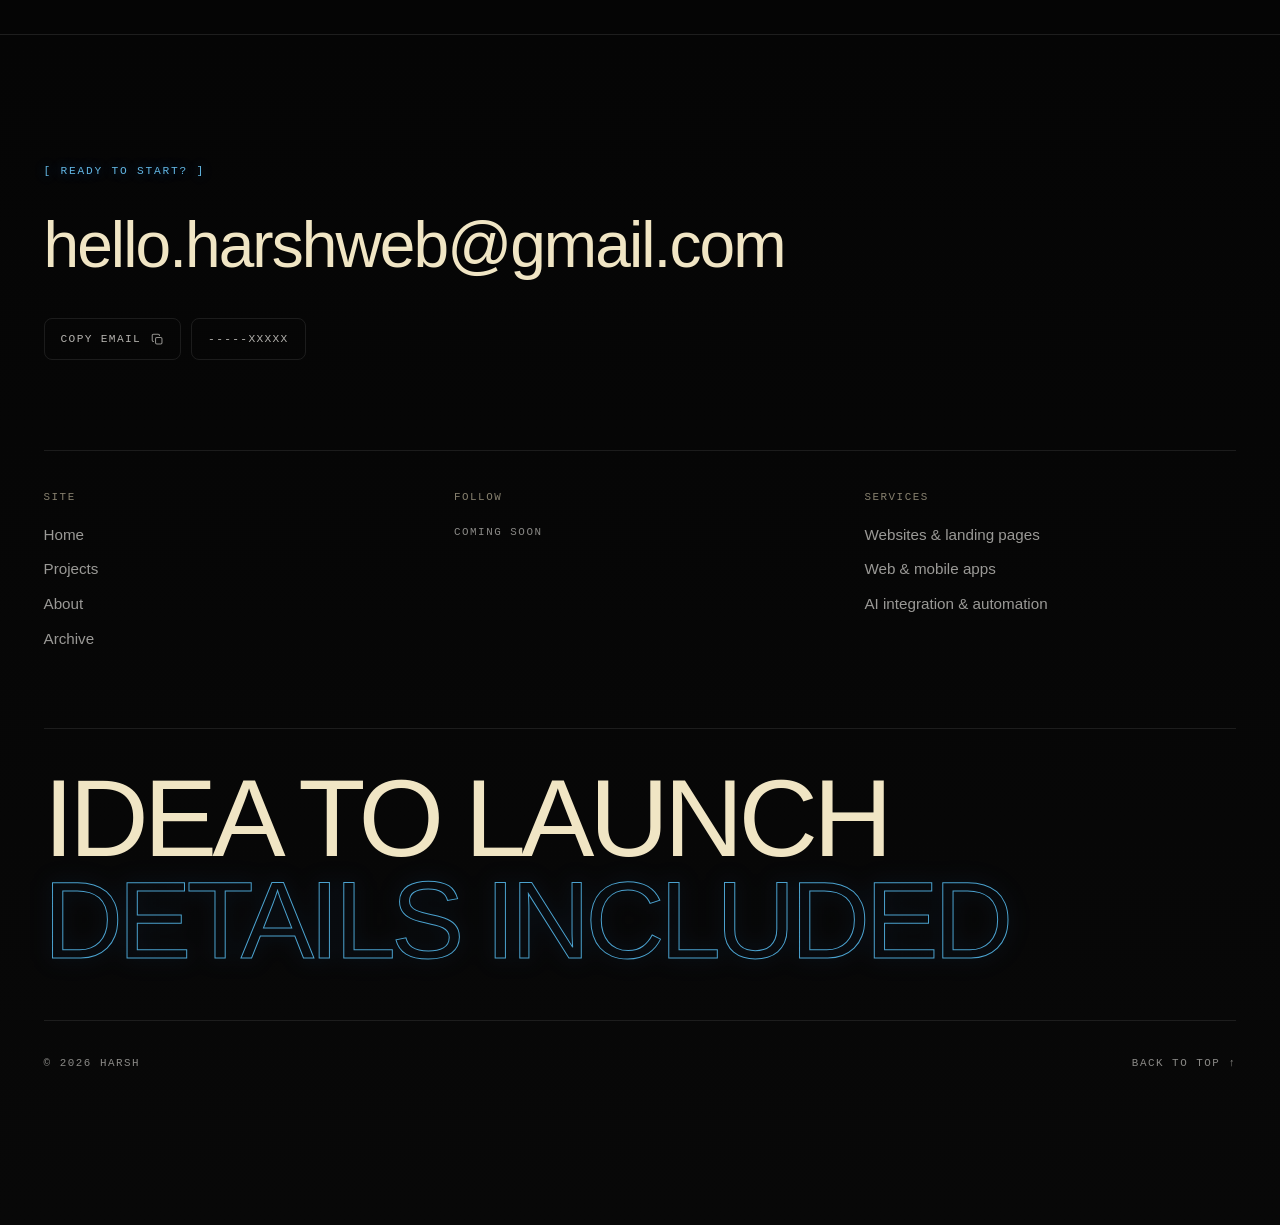
<file: fitloop.html>
<!DOCTYPE html>
<html lang="en">
<head>
<meta charset="UTF-8"><script>(function(){if('scrollRestoration' in history)history.scrollRestoration='manual';var nav=performance.getEntriesByType('navigation')[0];if(nav&&nav.type==='reload'){if(location.hash)history.replaceState(null,'',location.pathname+location.search);var top=function(){window.scrollTo({top:0,left:0,behavior:'instant'})};document.documentElement.style.scrollBehavior='auto';top();addEventListener('DOMContentLoaded',top,{once:true});addEventListener('load',top,{once:true});document.addEventListener('harsh:signature-done',function(){document.documentElement.style.removeProperty('scroll-behavior')},{once:true});setTimeout(function(){document.documentElement.style.removeProperty('scroll-behavior')},5000)}})();</script>
<script>document.documentElement.classList.add('js');</script>

<meta name="viewport" content="width=device-width, initial-scale=1, viewport-fit=cover">
<title>Fitloop — Harsh</title>
<meta name="description" content="A fitness app that keeps people coming back in week three, not just week one.">
<meta name="theme-color" content="#050505">
<meta property="og:image" content="assets1/img/og.png">
<meta property="og:image:width" content="1200">
<meta property="og:image:height" content="630">
<meta name="twitter:card" content="summary_large_image">
<meta name="twitter:title" content="Harsh — Websites, Apps & AI">
<meta name="twitter:description" content="Web developer building websites, apps and AI products.">
<meta name="twitter:image" content="assets1/img/og.png">
<meta property="og:title" content="Fitloop — Harsh">
<meta property="og:description" content="Fitloop — Harsh — project case study by Harsh.">
<meta property="og:type" content="website">
<link rel="canonical" href="https://harshdev.is-a.dev/fitloop.html">
<meta property="og:url" content="https://harshdev.is-a.dev/fitloop.html">
<meta property="og:site_name" content="Harsh">
<meta name="robots" content="index,follow,max-image-preview:large">
<link rel="icon" href="assets1/img/favicon.svg" type="image/svg+xml">
<link rel="stylesheet" href="assets1/css/styles.css">
<link rel="stylesheet" href="assets1/css/signature.css">
<link rel="stylesheet" href="assets1/css/smooth.css">
<link rel="stylesheet" href="assets1/css/full-quality.css">
<link rel="stylesheet" href="assets1/css/performance.css?v=1">
<link rel="stylesheet" href="assets1/css/fire.css?v=4">
<link rel="stylesheet" href="assets1/css/neon.css?v=2">
</head>
<body>


<div class="grain" aria-hidden="true"></div>
<div class="cursor" id="cursor" aria-hidden="true"><span class="cursor__dot"></span><span class="cursor__ring"></span></div>

<header class="topbar">
  <a class="topbar__logo" href="index.html" aria-label="Harsh — home">
    <span class="topbar__logoText">HARSH</span><span class="glyph glyph--sm" aria-hidden="true"></span>
  </a>
  <div class="topbar__right">
    <a class="topbar__mail" href="mailto:hello.harshweb@gmail.com">hello.harshweb@gmail.com</a>
  </div>
</header>

<main class="cs shell" id="top">
  <a class="cs__back" href="index.html"><span aria-hidden="true">←</span> Back home</a>

  <h1 class="cs__title">Fitloop</h1>
  <p class="cs__lede">A fitness app that keeps people coming back in week three, not just week one.</p>

  <div class="cs__meta">
    <div><p class="k">Client</p><p class="v">Fitloop</p></div>
    <div><p class="k">Services</p><p class="v">Mobile UI/UX,<br>App Development</p></div>
    <div><p class="k">Type</p><p class="v">Mobile App</p></div>
  </div>

  <figure class="cs__hero">
    <img src="assets1/img/project-fitloop.webp" alt="Fitloop — main screen">
  </figure>

  <figure class="cs__figure">
    <img src="assets1/img/project-fitloop.webp" alt="Fitloop — main screen" loading="lazy">
    <figcaption class="mono-xs">Fitloop — main screen</figcaption>
  </figure>

  <section class="cs__section">
    <h2>Introduction</h2>
    <div class="cs__body"><p>Most fitness apps are abandoned within a fortnight. Fitloop wanted the opposite: a product that felt good enough to open on a bad day.</p><p>I designed and built the core experience — logging, streaks, progress — around one rule: it must take under five seconds to log a workout.</p></div>
  </section>

  <section class="cs__section">
    <h2>Goals</h2>
    <div class="cs__body"><ul class="cs__list"><li>Sub-five-second workout logging</li><li>Habit loops that survive a missed day</li><li>Full offline support in the gym</li><li>60fps animations on mid-range Android</li><li>Store-ready build and assets</li></ul></div>
  </section>

  <section class="cs__section">
    <h2>Target audience</h2>
    <div class="cs__body"><ul class="cs__list"><li>People training 2–4 times a week</li><li>Beginners who need guidance, not a spreadsheet</li><li>Returning athletes tracking consistent progress</li></ul></div>
  </section>

  <section class="cs__section">
    <h2>Approach</h2>
    <div class="cs__body"><p>I stripped the logging flow from nine taps to two, then tested it with real users mid-workout — gloves on, music playing, one hand free.</p><p><strong>Streaks that forgive:</strong> the reward system flexes instead of resetting, because punishing a missed day is how apps lose users.</p><p>Everything syncs in the background, so the app is fully usable with no signal and reconciles when the phone comes back online.</p></div>
  </section>

  <section class="cs__section">
    <h2>Design</h2>
    <div class="cs__body"><p>A single progress ring as the home-screen anchor</p><p>Big touch targets and haptic feedback while moving</p><p>A light and a dark theme that both pass contrast checks</p><div class="cs__gallery"><img src="assets1/img/project-fitloop.webp" alt="Project detail screen" loading="lazy"></div></div>
  </section>

  <section class="cs__section">
    <h2>Deliverables</h2>
    <div class="cs__body"><ul class="cs__list"><li>End-to-end product design</li><li>React Native application</li><li>Offline sync layer</li><li>App Store and Play Store submission assets</li><li>Analytics and crash reporting</li></ul></div>
  </section>

  <section class="cs__section">
    <h2>Stack</h2>
    <div class="cs__body"><p>React Native, Expo, Supabase, Reanimated, TypeScript</p></div>
  </section>

  <div class="cs__next">
    <span class="mono-xs">Next project</span>
    <a href="brew.html">Brew & Co. — coffee store <span aria-hidden="true">→</span></a>
  </div>
</main>

<footer class="footer">
  <div class="shell">
    <div class="footer__top">
      <p class="label">[ Ready to start? ]</p>
      <a class="footer__mail" href="mailto:hello.harshweb@gmail.com">hello.harshweb@gmail.com</a>
      <div class="footer__contact">
        <button class="copy" type="button" data-copy="hello.harshweb@gmail.com">Copy email <svg class="copy__icon" viewBox="0 0 16 16" aria-hidden="true" focusable="false"><rect x="5.6" y="5.6" width="7.9" height="7.9" rx="1.6" fill="none" stroke="currentColor" stroke-width="1.3"/><path d="M10.4 3.6V3A1.5 1.5 0 0 0 8.9 1.5H3A1.5 1.5 0 0 0 1.5 3v5.9A1.5 1.5 0 0 0 3 10.4h.6" fill="none" stroke="currentColor" stroke-width="1.3"/></svg></button>
        <span class="copy">-----xxxxx</span>
      </div>
    </div>

    <div class="footer__cols">
      <div class="footer__col">
        <p class="mono-xs">Site</p>
        <a href="index.html">Home</a>
        <a href="index.html#featured">Projects</a>
        <a href="index.html#about">About</a>
        <a href="archive.html">Archive</a>
      </div>
      <div class="footer__col">
        <p class="mono-xs">Follow</p>
          <span class="mono-xs">Coming soon</span>
        </div>
      <div class="footer__col footer__col--wide">
        <p class="mono-xs">Services</p>
        <a href="mailto:hello.harshweb@gmail.com?subject=Website%20project">Websites &amp; landing pages</a>
        <a href="mailto:hello.harshweb@gmail.com?subject=App%20project">Web &amp; mobile apps</a>
        <a href="mailto:hello.harshweb@gmail.com?subject=AI%20project">AI integration &amp; automation</a>
      </div>
    </div>

    <div class="footer__huge" aria-hidden="true">
      <span>IDEA TO LAUNCH</span>
      <span class="is-outline">DETAILS INCLUDED</span>
    </div>

    <div class="footer__bottom">
      <p class="mono-xs">© <span data-year>2026</span> harsh</p>
      <a class="mono-xs footer__top-link" href="#top">Back to top ↑</a>
    </div>
  </div>
</footer>

<nav class="dock" aria-label="Primary">
  <div class="dock__inner">
    <a href="index.html#featured">Projects</a>
    <a href="index.html#about">About</a>
    <a href="archive.html">Archive</a>
    <a class="dock__cta" href="mailto:hello.harshweb@gmail.com"><span class="avatar avatar--btn" data-initials="H"></span>Let's talk</a>
  </div>
</nav>

<script src="assets1/js/main.js?v=5-high-fps-1"></script>
<script src="assets1/js/signature.js" defer></script>
<script src="assets1/js/fire.js?v=5" defer></script>
</body>
</html>
</file>
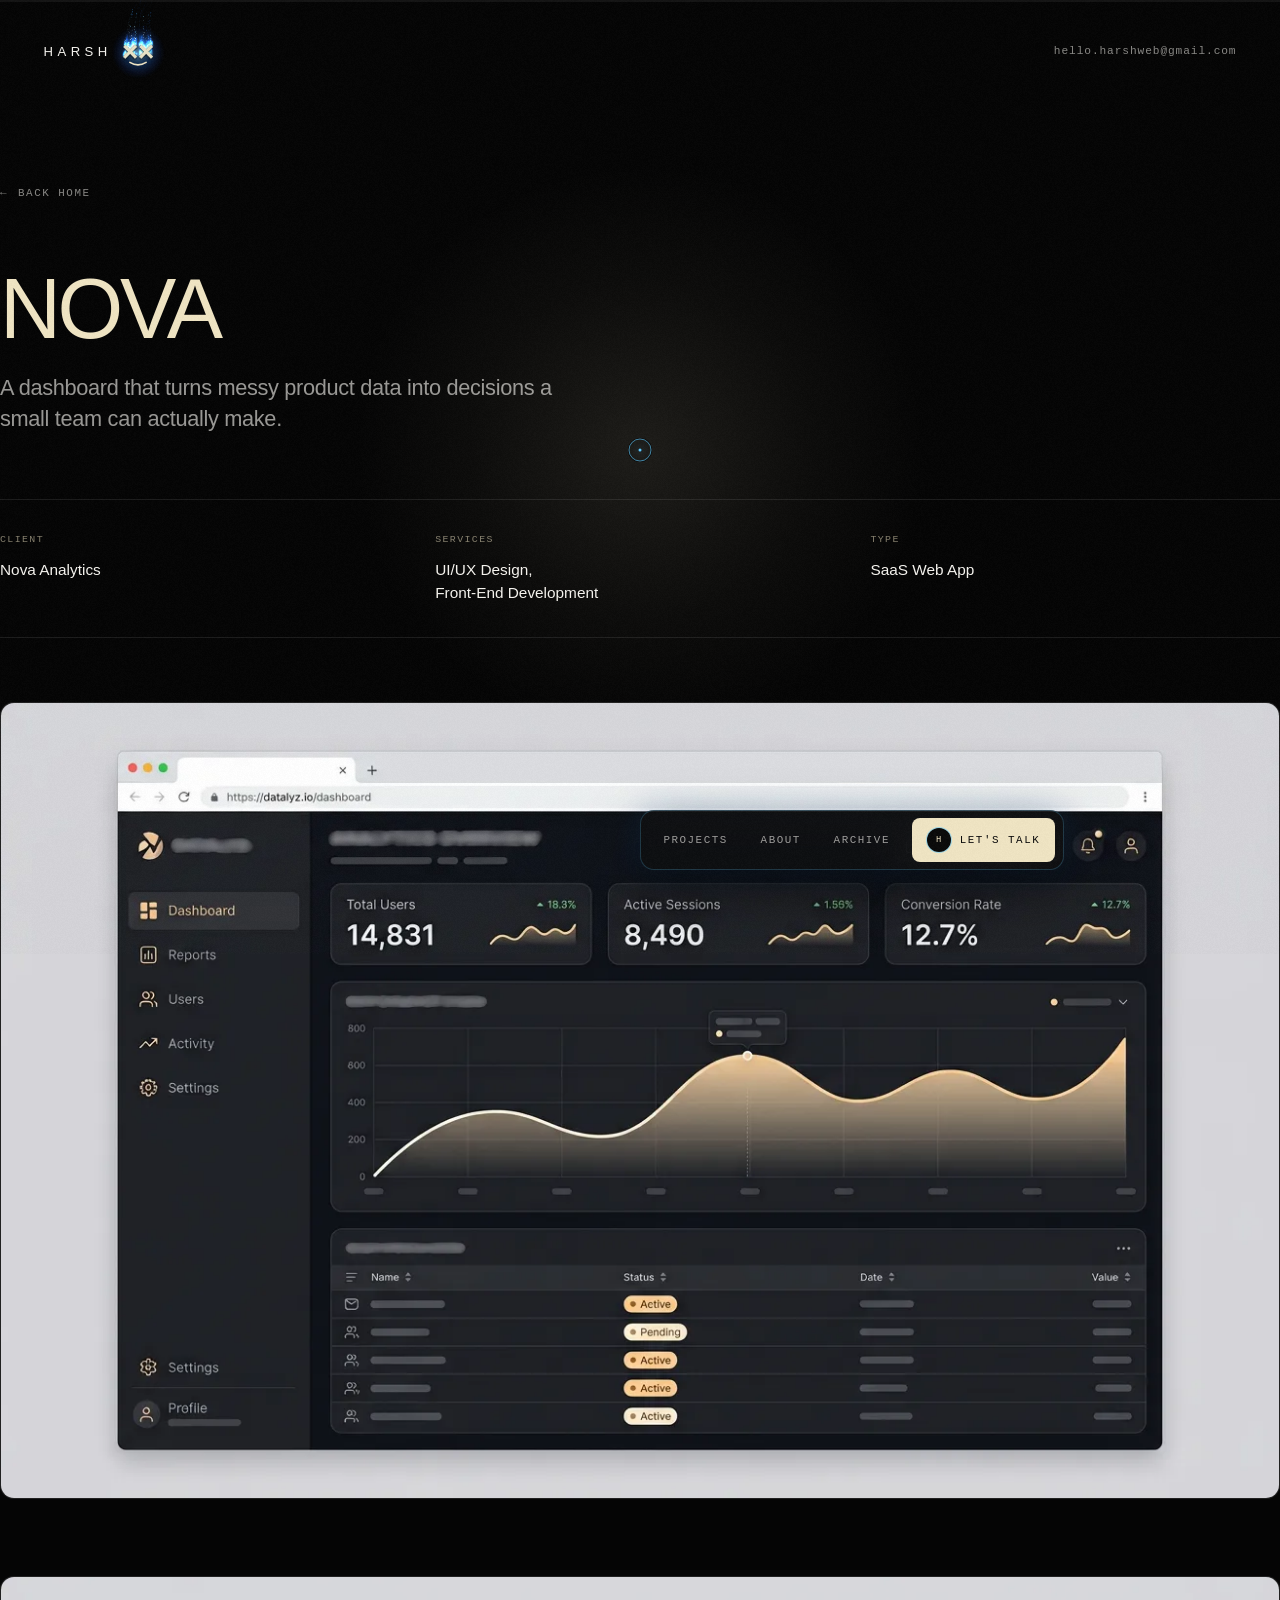
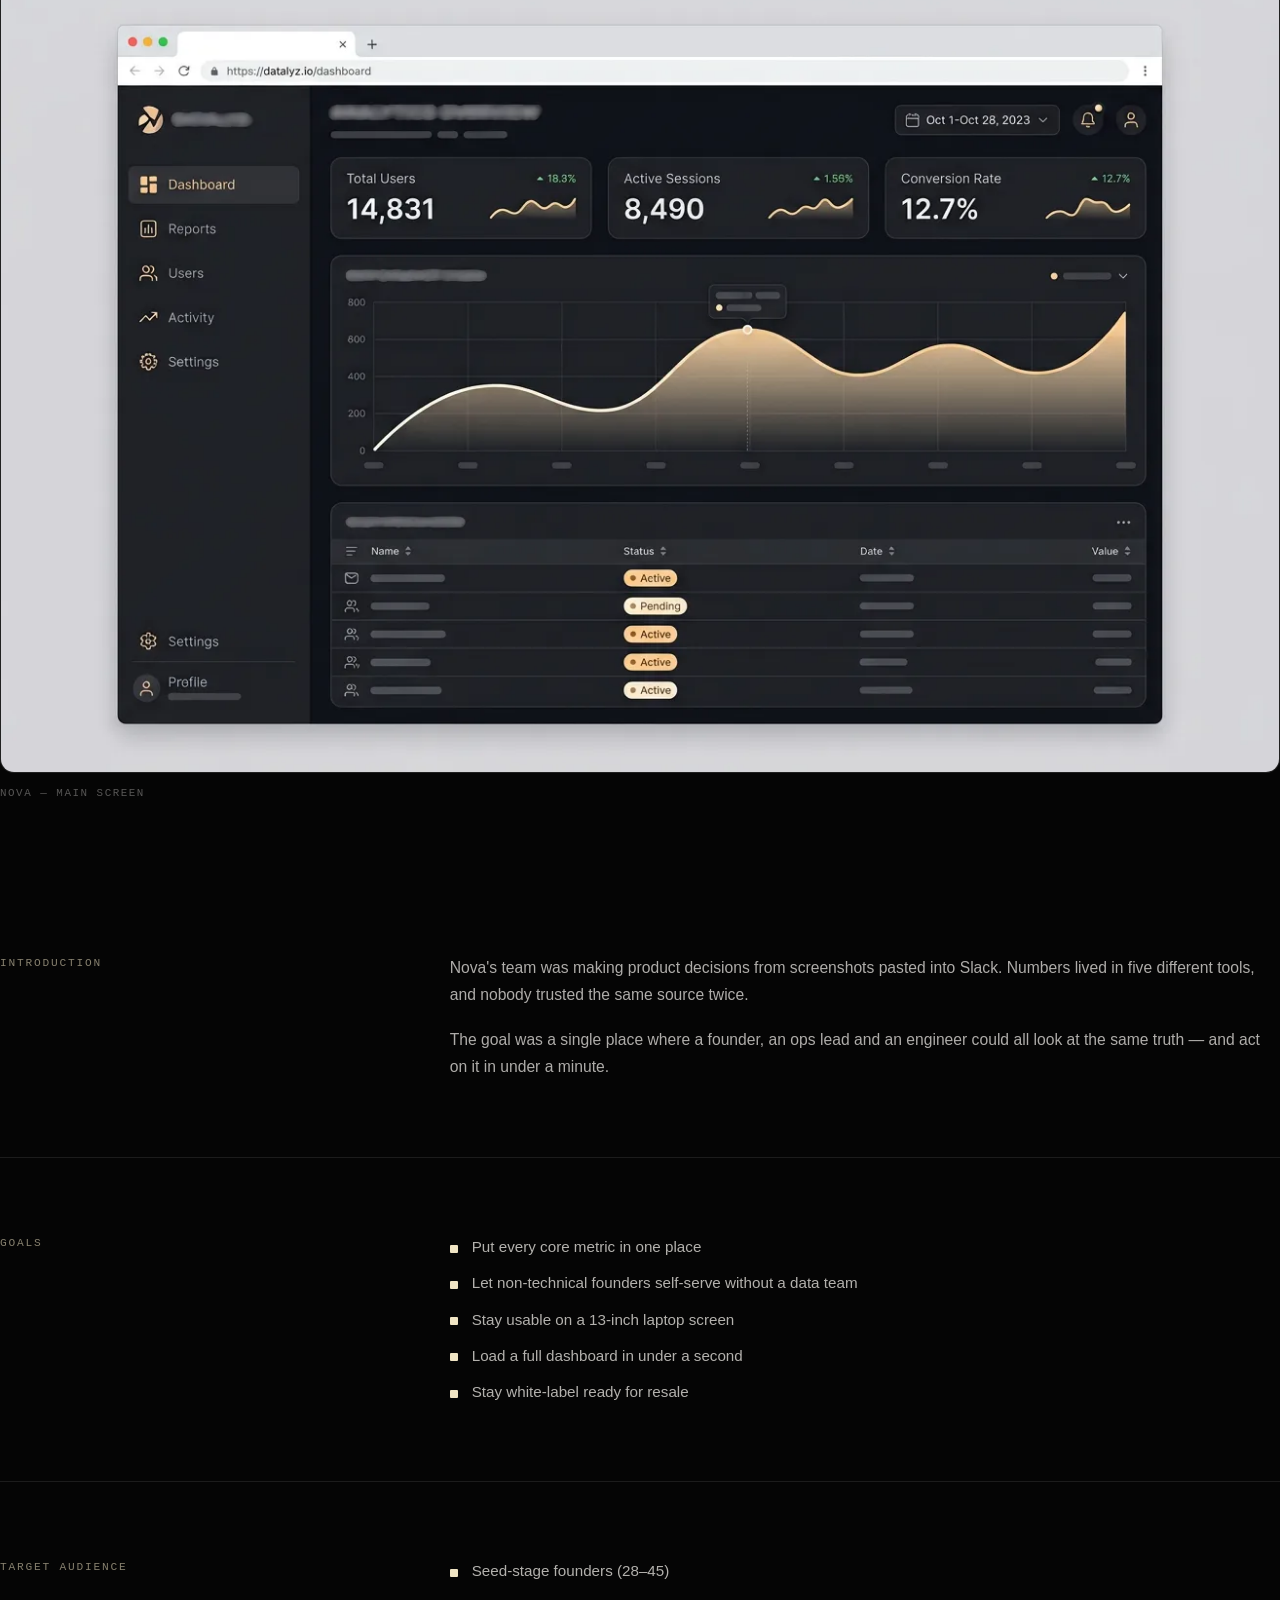
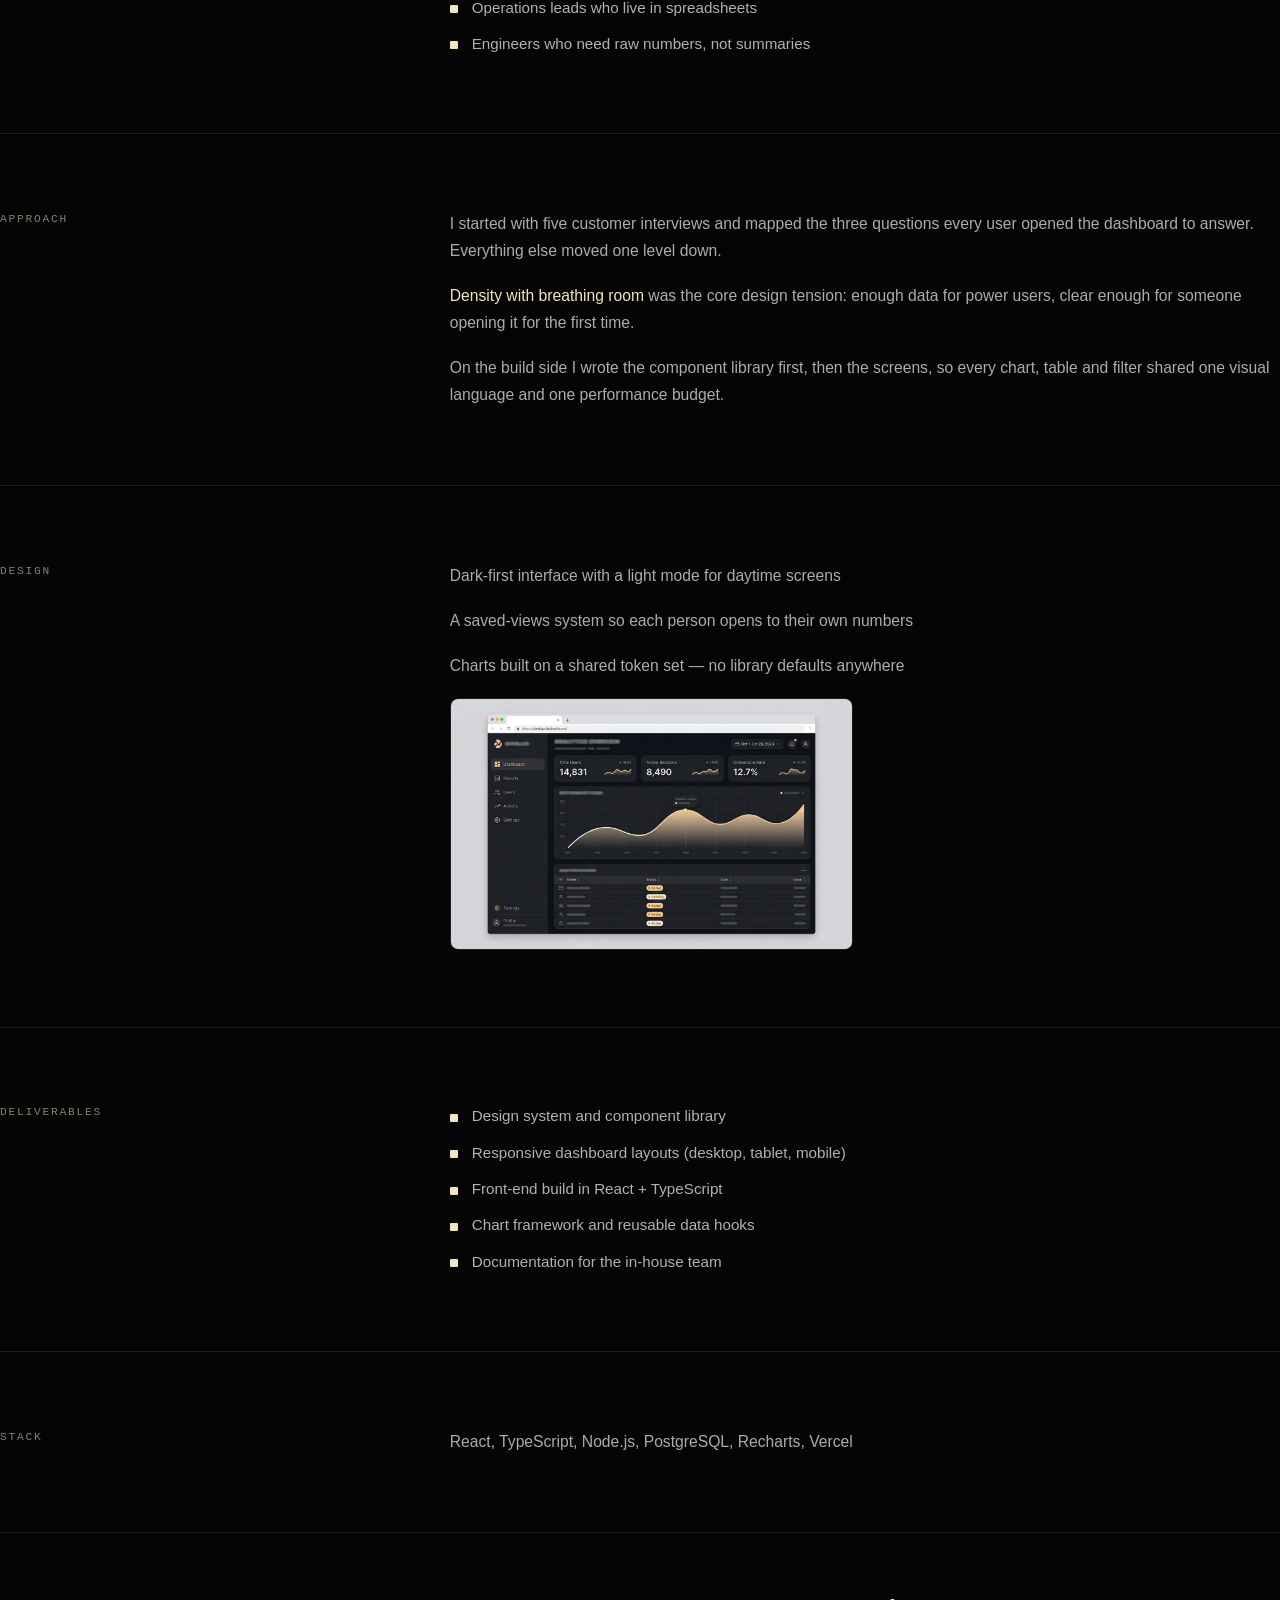
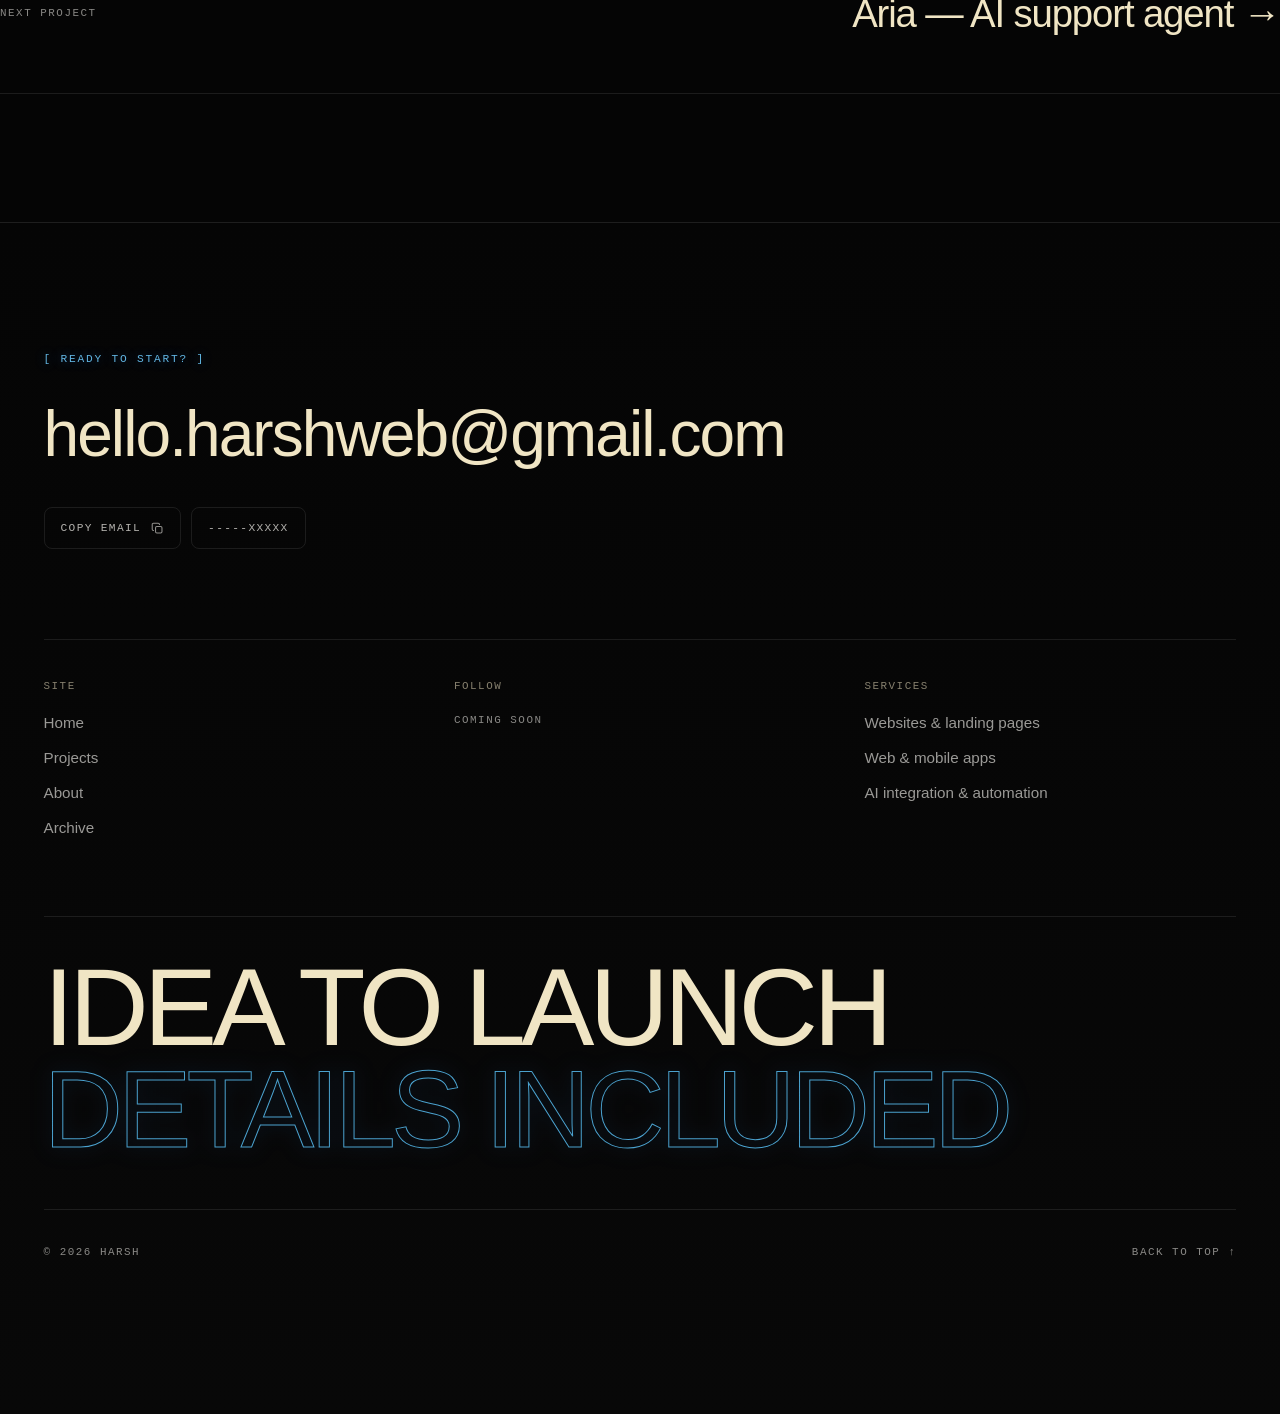
<file: nova.html>
<!DOCTYPE html>
<html lang="en">
<head>
<meta charset="UTF-8"><script>(function(){if('scrollRestoration' in history)history.scrollRestoration='manual';var nav=performance.getEntriesByType('navigation')[0];if(nav&&nav.type==='reload'){if(location.hash)history.replaceState(null,'',location.pathname+location.search);var top=function(){window.scrollTo({top:0,left:0,behavior:'instant'})};document.documentElement.style.scrollBehavior='auto';top();addEventListener('DOMContentLoaded',top,{once:true});addEventListener('load',top,{once:true});document.addEventListener('harsh:signature-done',function(){document.documentElement.style.removeProperty('scroll-behavior')},{once:true});setTimeout(function(){document.documentElement.style.removeProperty('scroll-behavior')},5000)}})();</script>
<script>document.documentElement.classList.add('js');</script>

<meta name="viewport" content="width=device-width, initial-scale=1, viewport-fit=cover">
<title>Nova — Harsh</title>
<meta name="description" content="A dashboard that turns messy product data into decisions a small team can actually make.">
<meta name="theme-color" content="#050505">
<meta property="og:image" content="assets1/img/og.png">
<meta property="og:image:width" content="1200">
<meta property="og:image:height" content="630">
<meta name="twitter:card" content="summary_large_image">
<meta name="twitter:title" content="Harsh — Websites, Apps & AI">
<meta name="twitter:description" content="Web developer building websites, apps and AI products.">
<meta name="twitter:image" content="assets1/img/og.png">
<meta property="og:title" content="Nova — Harsh">
<meta property="og:description" content="Nova — Harsh — project case study by Harsh.">
<meta property="og:type" content="website">
<link rel="canonical" href="https://harshdev.is-a.dev/nova.html">
<meta property="og:url" content="https://harshdev.is-a.dev/nova.html">
<meta property="og:site_name" content="Harsh">
<meta name="robots" content="index,follow,max-image-preview:large">
<link rel="icon" href="assets1/img/favicon.svg" type="image/svg+xml">
<link rel="stylesheet" href="assets1/css/styles.css">
<link rel="stylesheet" href="assets1/css/signature.css">
<link rel="stylesheet" href="assets1/css/smooth.css">
<link rel="stylesheet" href="assets1/css/full-quality.css">
<link rel="stylesheet" href="assets1/css/performance.css?v=1">
<link rel="stylesheet" href="assets1/css/fire.css?v=4">
<link rel="stylesheet" href="assets1/css/neon.css?v=2">
</head>
<body>


<div class="grain" aria-hidden="true"></div>
<div class="cursor" id="cursor" aria-hidden="true"><span class="cursor__dot"></span><span class="cursor__ring"></span></div>

<header class="topbar">
  <a class="topbar__logo" href="index.html" aria-label="Harsh — home">
    <span class="topbar__logoText">HARSH</span><span class="glyph glyph--sm" aria-hidden="true"></span>
  </a>
  <div class="topbar__right">
    <a class="topbar__mail" href="mailto:hello.harshweb@gmail.com">hello.harshweb@gmail.com</a>
  </div>
</header>

<main class="cs shell" id="top">
  <a class="cs__back" href="index.html"><span aria-hidden="true">←</span> Back home</a>

  <h1 class="cs__title">Nova</h1>
  <p class="cs__lede">A dashboard that turns messy product data into decisions a small team can actually make.</p>

  <div class="cs__meta">
    <div><p class="k">Client</p><p class="v">Nova Analytics</p></div>
    <div><p class="k">Services</p><p class="v">UI/UX Design,<br>Front-End Development</p></div>
    <div><p class="k">Type</p><p class="v">SaaS Web App</p></div>
  </div>

  <figure class="cs__hero">
    <img src="assets1/img/project-nova.webp" alt="Nova — main screen">
  </figure>

  <figure class="cs__figure">
    <img src="assets1/img/project-nova.webp" alt="Nova — main screen" loading="lazy">
    <figcaption class="mono-xs">Nova — main screen</figcaption>
  </figure>

  <section class="cs__section">
    <h2>Introduction</h2>
    <div class="cs__body"><p>Nova's team was making product decisions from screenshots pasted into Slack. Numbers lived in five different tools, and nobody trusted the same source twice.</p><p>The goal was a single place where a founder, an ops lead and an engineer could all look at the same truth — and act on it in under a minute.</p></div>
  </section>

  <section class="cs__section">
    <h2>Goals</h2>
    <div class="cs__body"><ul class="cs__list"><li>Put every core metric in one place</li><li>Let non-technical founders self-serve without a data team</li><li>Stay usable on a 13-inch laptop screen</li><li>Load a full dashboard in under a second</li><li>Stay white-label ready for resale</li></ul></div>
  </section>

  <section class="cs__section">
    <h2>Target audience</h2>
    <div class="cs__body"><ul class="cs__list"><li>Seed-stage founders (28–45)</li><li>Operations leads who live in spreadsheets</li><li>Engineers who need raw numbers, not summaries</li></ul></div>
  </section>

  <section class="cs__section">
    <h2>Approach</h2>
    <div class="cs__body"><p>I started with five customer interviews and mapped the three questions every user opened the dashboard to answer. Everything else moved one level down.</p><p><strong>Density with breathing room</strong> was the core design tension: enough data for power users, clear enough for someone opening it for the first time.</p><p>On the build side I wrote the component library first, then the screens, so every chart, table and filter shared one visual language and one performance budget.</p></div>
  </section>

  <section class="cs__section">
    <h2>Design</h2>
    <div class="cs__body"><p>Dark-first interface with a light mode for daytime screens</p><p>A saved-views system so each person opens to their own numbers</p><p>Charts built on a shared token set — no library defaults anywhere</p><div class="cs__gallery"><img src="assets1/img/project-nova.webp" alt="Project detail screen" loading="lazy"></div></div>
  </section>

  <section class="cs__section">
    <h2>Deliverables</h2>
    <div class="cs__body"><ul class="cs__list"><li>Design system and component library</li><li>Responsive dashboard layouts (desktop, tablet, mobile)</li><li>Front-end build in React + TypeScript</li><li>Chart framework and reusable data hooks</li><li>Documentation for the in-house team</li></ul></div>
  </section>

  <section class="cs__section">
    <h2>Stack</h2>
    <div class="cs__body"><p>React, TypeScript, Node.js, PostgreSQL, Recharts, Vercel</p></div>
  </section>

  <div class="cs__next">
    <span class="mono-xs">Next project</span>
    <a href="aria.html">Aria — AI support agent <span aria-hidden="true">→</span></a>
  </div>
</main>

<footer class="footer">
  <div class="shell">
    <div class="footer__top">
      <p class="label">[ Ready to start? ]</p>
      <a class="footer__mail" href="mailto:hello.harshweb@gmail.com">hello.harshweb@gmail.com</a>
      <div class="footer__contact">
        <button class="copy" type="button" data-copy="hello.harshweb@gmail.com">Copy email <svg class="copy__icon" viewBox="0 0 16 16" aria-hidden="true" focusable="false"><rect x="5.6" y="5.6" width="7.9" height="7.9" rx="1.6" fill="none" stroke="currentColor" stroke-width="1.3"/><path d="M10.4 3.6V3A1.5 1.5 0 0 0 8.9 1.5H3A1.5 1.5 0 0 0 1.5 3v5.9A1.5 1.5 0 0 0 3 10.4h.6" fill="none" stroke="currentColor" stroke-width="1.3"/></svg></button>
        <span class="copy">-----xxxxx</span>
      </div>
    </div>

    <div class="footer__cols">
      <div class="footer__col">
        <p class="mono-xs">Site</p>
        <a href="index.html">Home</a>
        <a href="index.html#featured">Projects</a>
        <a href="index.html#about">About</a>
        <a href="archive.html">Archive</a>
      </div>
      <div class="footer__col">
        <p class="mono-xs">Follow</p>
          <span class="mono-xs">Coming soon</span>
        </div>
      <div class="footer__col footer__col--wide">
        <p class="mono-xs">Services</p>
        <a href="mailto:hello.harshweb@gmail.com?subject=Website%20project">Websites &amp; landing pages</a>
        <a href="mailto:hello.harshweb@gmail.com?subject=App%20project">Web &amp; mobile apps</a>
        <a href="mailto:hello.harshweb@gmail.com?subject=AI%20project">AI integration &amp; automation</a>
      </div>
    </div>

    <div class="footer__huge" aria-hidden="true">
      <span>IDEA TO LAUNCH</span>
      <span class="is-outline">DETAILS INCLUDED</span>
    </div>

    <div class="footer__bottom">
      <p class="mono-xs">© <span data-year>2026</span> harsh</p>
      <a class="mono-xs footer__top-link" href="#top">Back to top ↑</a>
    </div>
  </div>
</footer>

<nav class="dock" aria-label="Primary">
  <div class="dock__inner">
    <a href="index.html#featured">Projects</a>
    <a href="index.html#about">About</a>
    <a href="archive.html">Archive</a>
    <a class="dock__cta" href="mailto:hello.harshweb@gmail.com"><span class="avatar avatar--btn" data-initials="H"></span>Let's talk</a>
  </div>
</nav>

<script src="assets1/js/main.js?v=5-high-fps-1"></script>
<script src="assets1/js/signature.js" defer></script>
<script src="assets1/js/fire.js?v=5" defer></script>
</body>
</html>
</file>
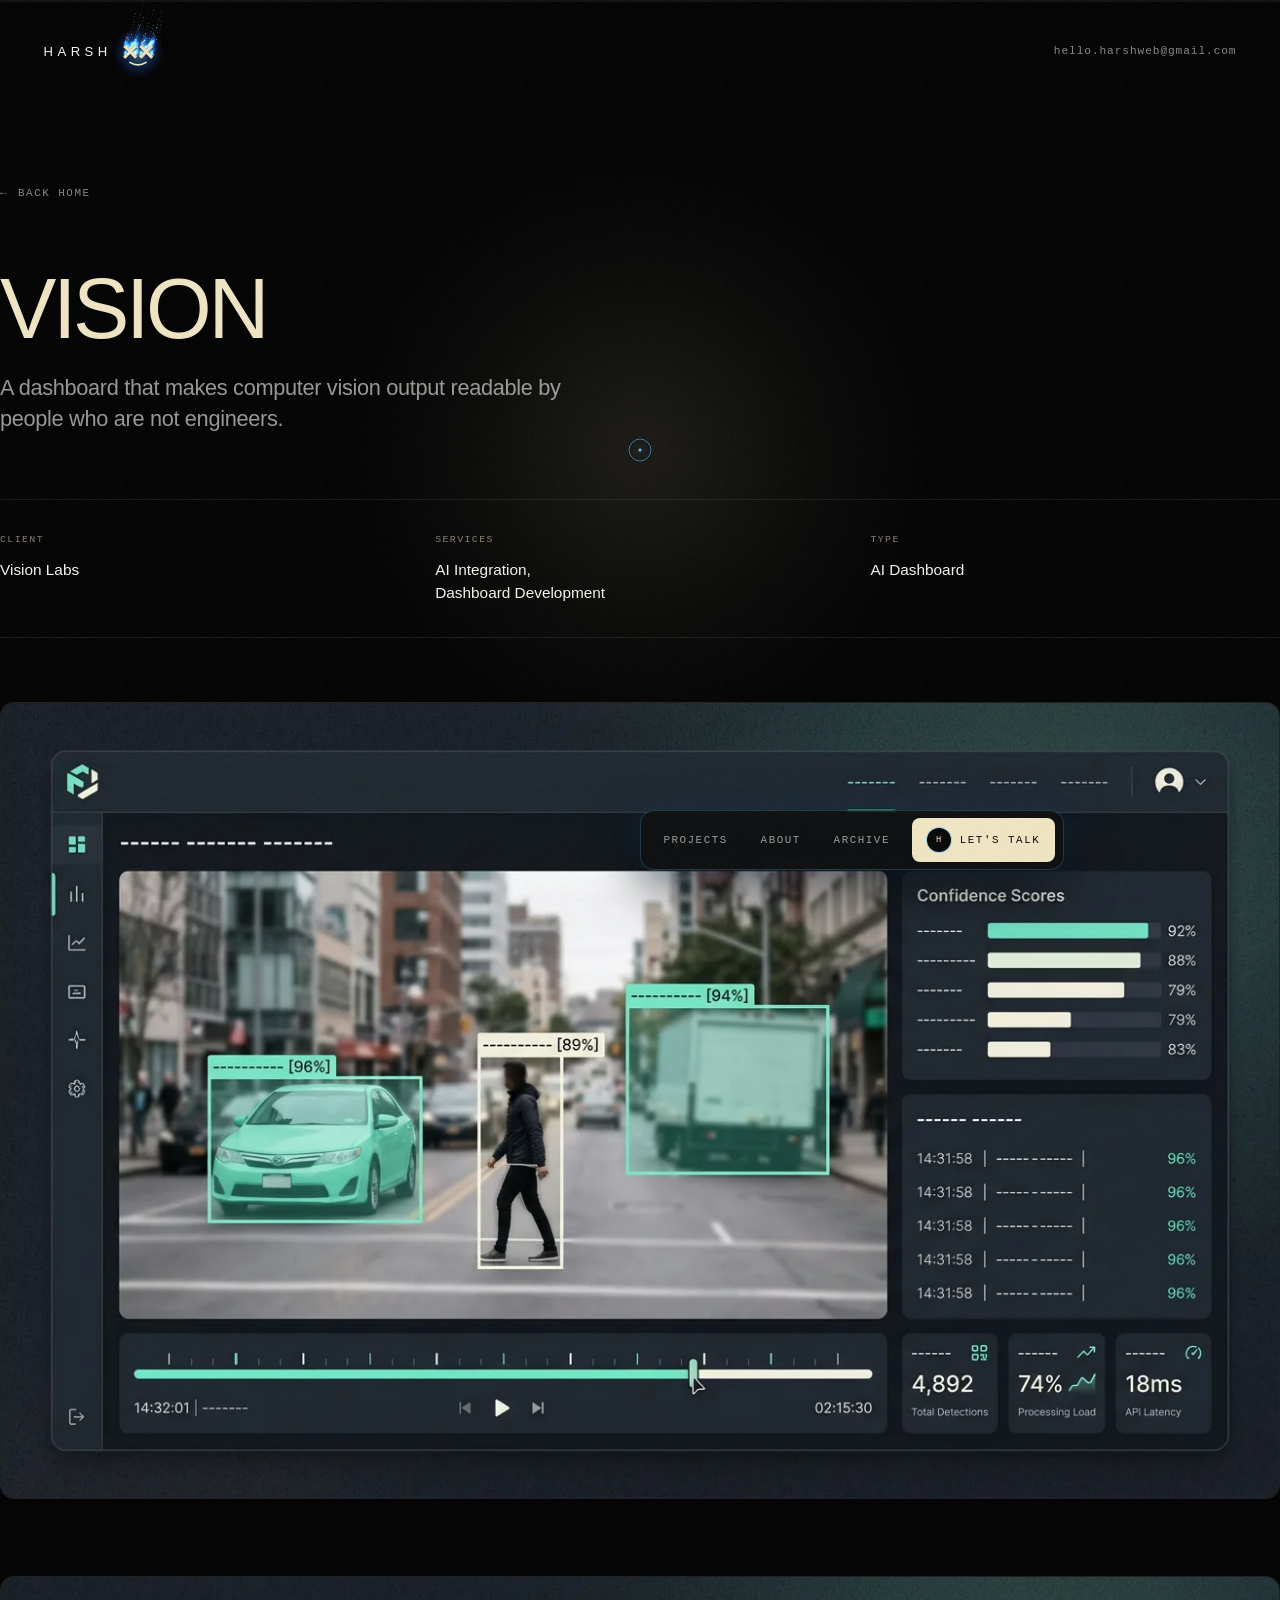
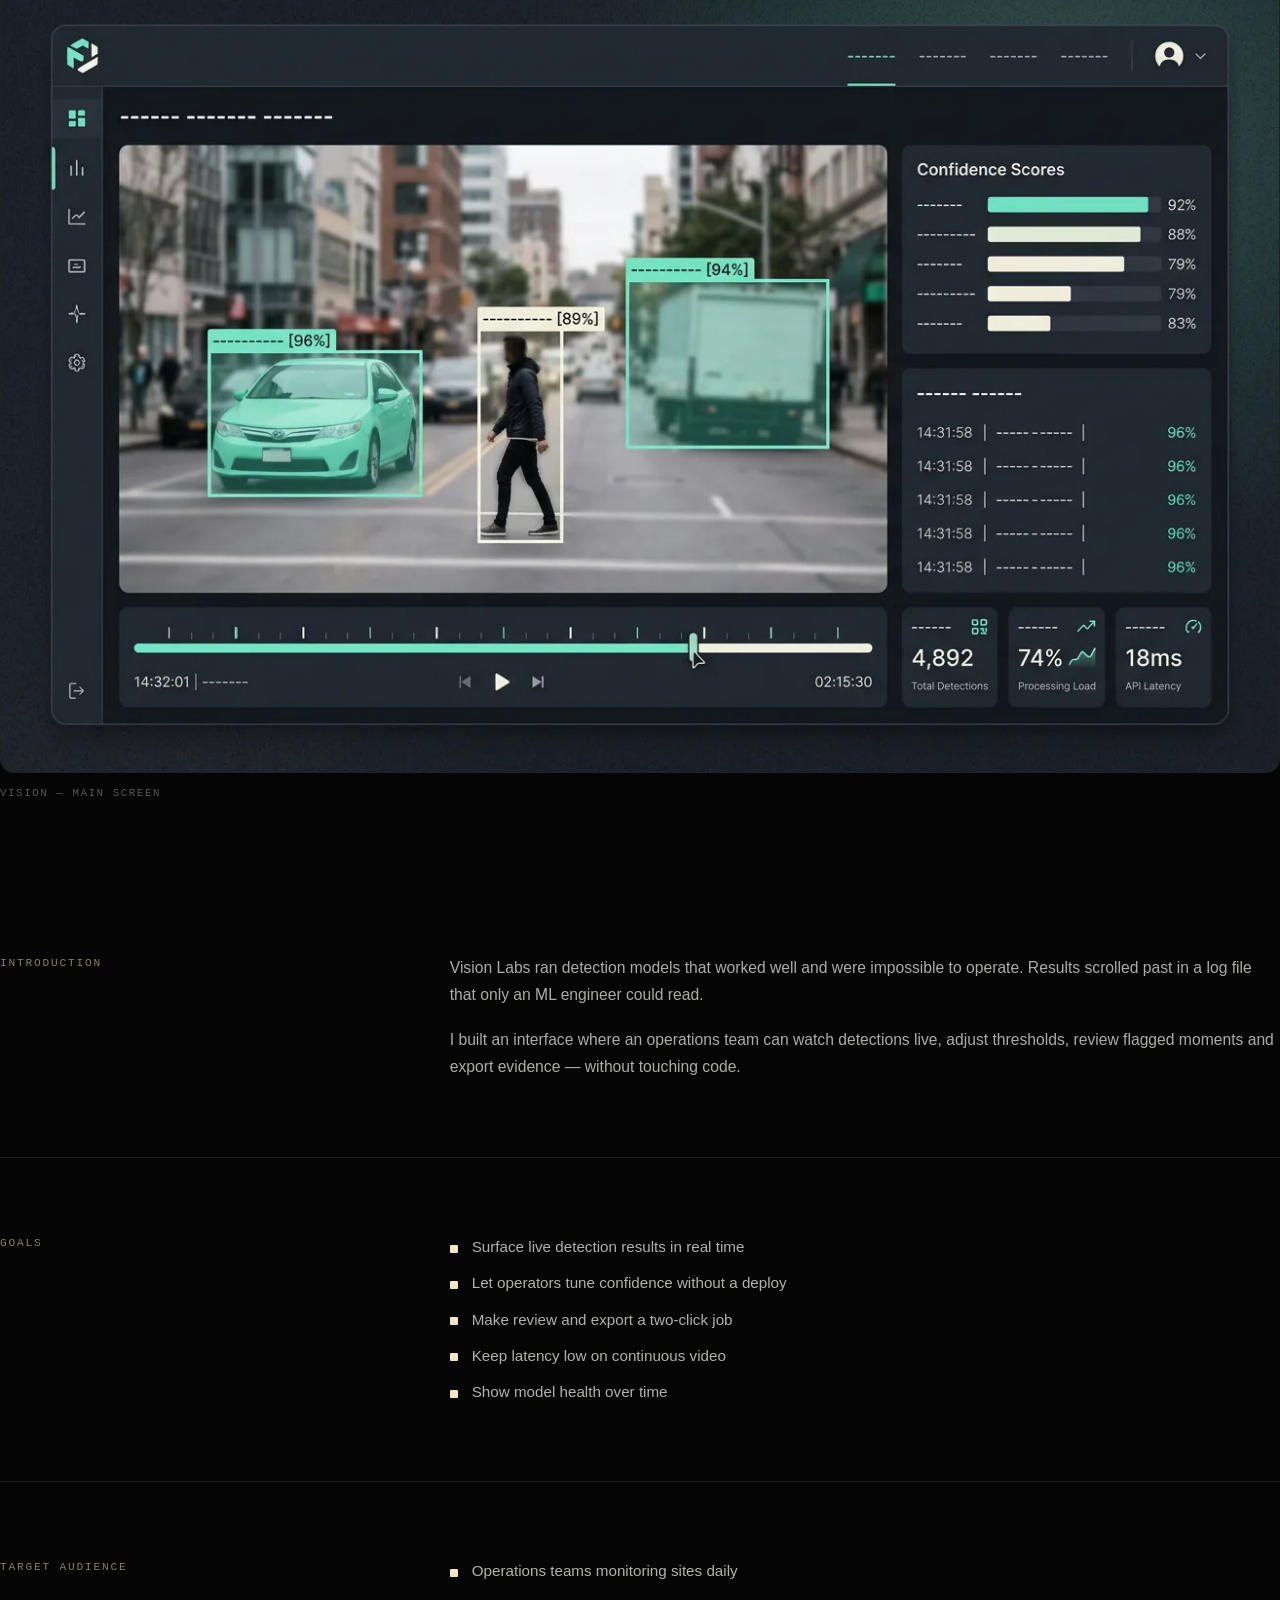
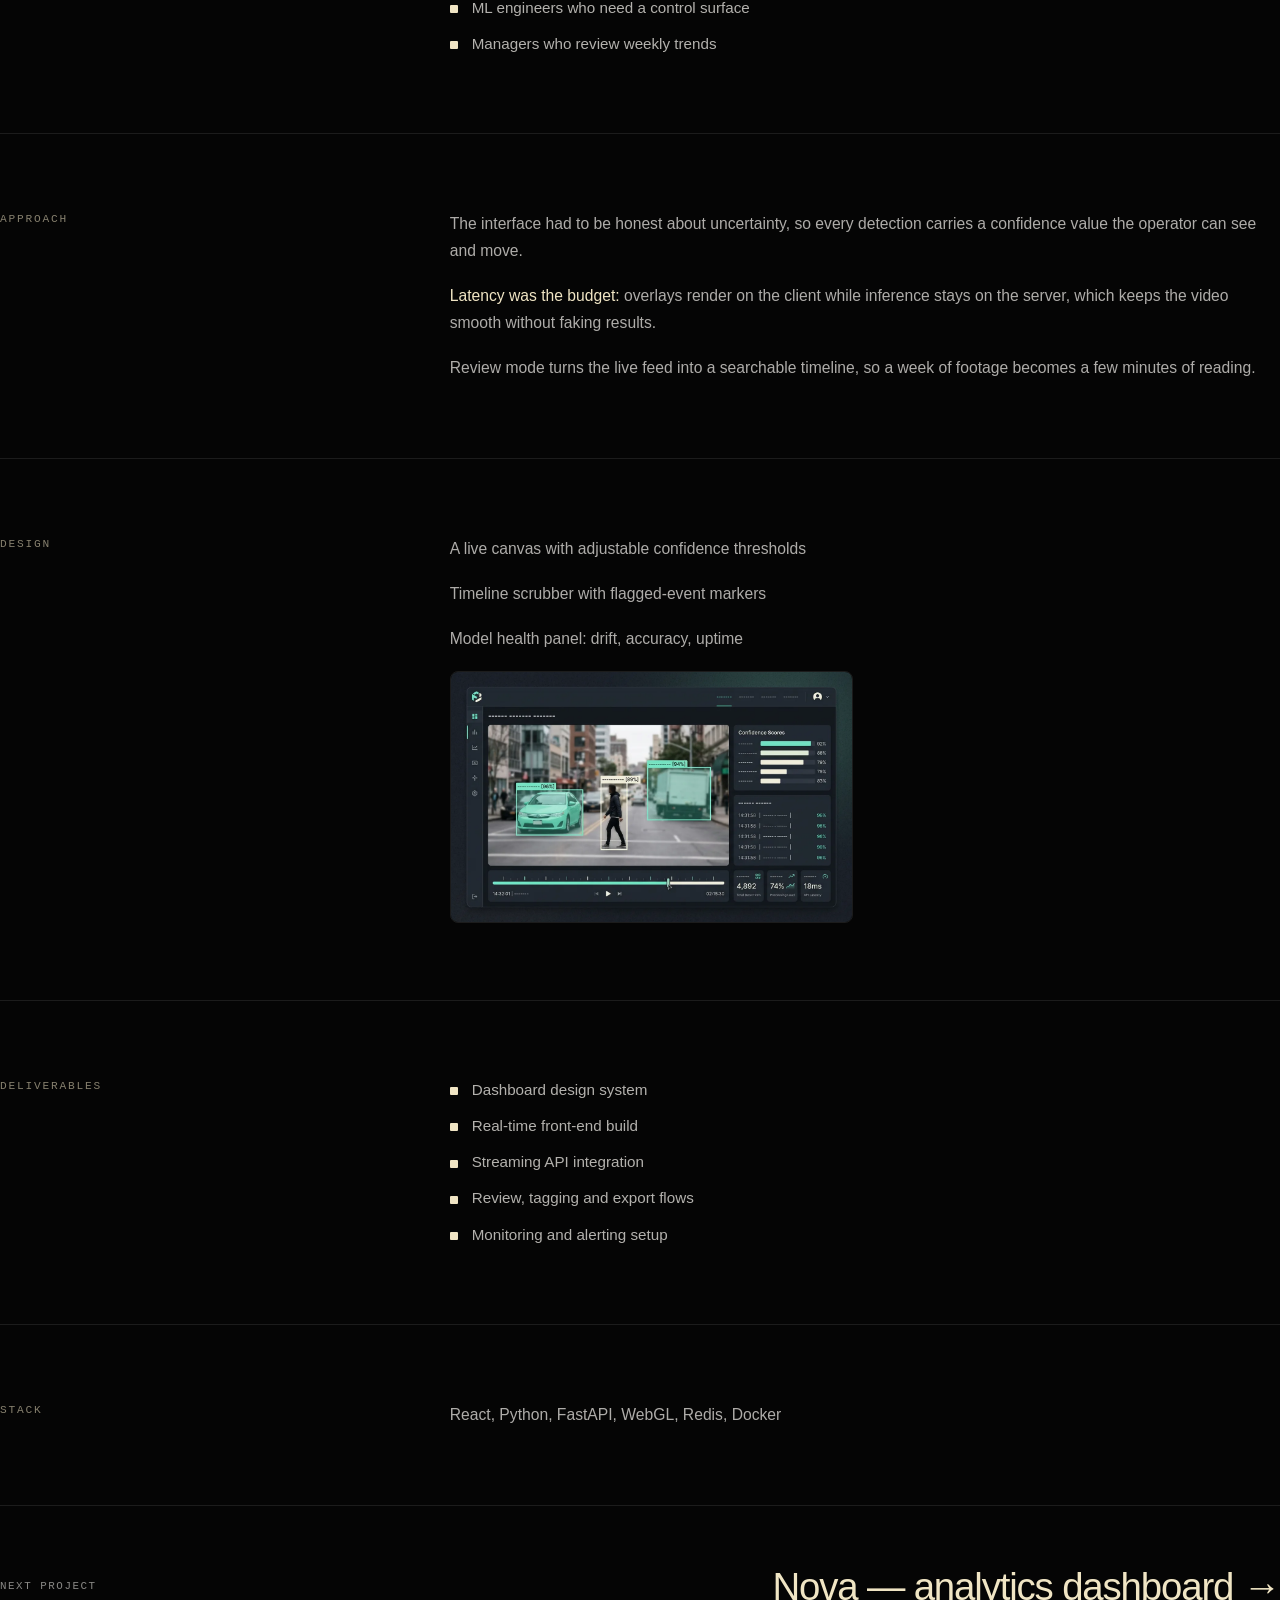
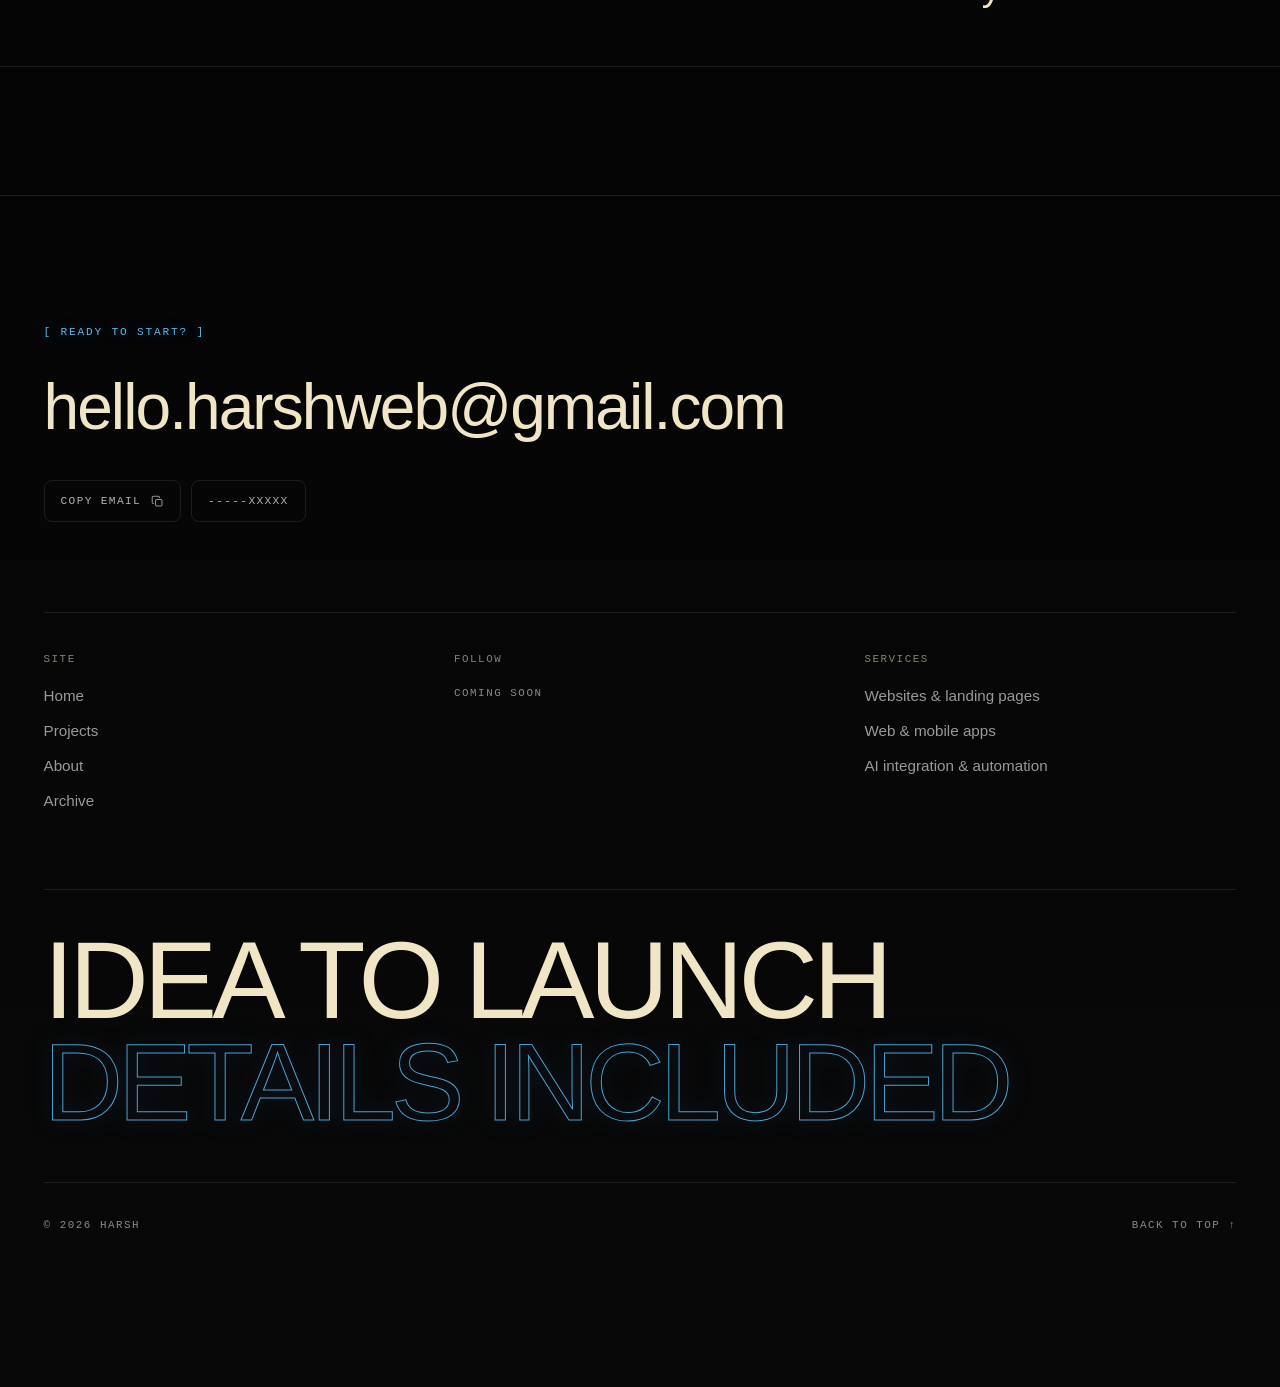
<file: vision.html>
<!DOCTYPE html>
<html lang="en">
<head>
<meta charset="UTF-8"><script>(function(){if('scrollRestoration' in history)history.scrollRestoration='manual';var nav=performance.getEntriesByType('navigation')[0];if(nav&&nav.type==='reload'){if(location.hash)history.replaceState(null,'',location.pathname+location.search);var top=function(){window.scrollTo({top:0,left:0,behavior:'instant'})};document.documentElement.style.scrollBehavior='auto';top();addEventListener('DOMContentLoaded',top,{once:true});addEventListener('load',top,{once:true});document.addEventListener('harsh:signature-done',function(){document.documentElement.style.removeProperty('scroll-behavior')},{once:true});setTimeout(function(){document.documentElement.style.removeProperty('scroll-behavior')},5000)}})();</script>
<script>document.documentElement.classList.add('js');</script>

<meta name="viewport" content="width=device-width, initial-scale=1, viewport-fit=cover">
<title>Vision — Harsh</title>
<meta name="description" content="A dashboard that makes computer vision output readable by people who are not engineers.">
<meta name="theme-color" content="#050505">
<meta property="og:image" content="assets1/img/og.png">
<meta property="og:image:width" content="1200">
<meta property="og:image:height" content="630">
<meta name="twitter:card" content="summary_large_image">
<meta name="twitter:title" content="Harsh — Websites, Apps & AI">
<meta name="twitter:description" content="Web developer building websites, apps and AI products.">
<meta name="twitter:image" content="assets1/img/og.png">
<meta property="og:title" content="Vision — Harsh">
<meta property="og:description" content="Vision — Harsh — project case study by Harsh.">
<meta property="og:type" content="website">
<link rel="canonical" href="https://harshdev.is-a.dev/vision.html">
<meta property="og:url" content="https://harshdev.is-a.dev/vision.html">
<meta property="og:site_name" content="Harsh">
<meta name="robots" content="index,follow,max-image-preview:large">
<link rel="icon" href="assets1/img/favicon.svg" type="image/svg+xml">
<link rel="stylesheet" href="assets1/css/styles.css">
<link rel="stylesheet" href="assets1/css/signature.css">
<link rel="stylesheet" href="assets1/css/smooth.css">
<link rel="stylesheet" href="assets1/css/full-quality.css">
<link rel="stylesheet" href="assets1/css/performance.css?v=1">
<link rel="stylesheet" href="assets1/css/fire.css?v=4">
<link rel="stylesheet" href="assets1/css/neon.css?v=2">
</head>
<body>


<div class="grain" aria-hidden="true"></div>
<div class="cursor" id="cursor" aria-hidden="true"><span class="cursor__dot"></span><span class="cursor__ring"></span></div>

<header class="topbar">
  <a class="topbar__logo" href="index.html" aria-label="Harsh — home">
    <span class="topbar__logoText">HARSH</span><span class="glyph glyph--sm" aria-hidden="true"></span>
  </a>
  <div class="topbar__right">
    <a class="topbar__mail" href="mailto:hello.harshweb@gmail.com">hello.harshweb@gmail.com</a>
  </div>
</header>

<main class="cs shell" id="top">
  <a class="cs__back" href="index.html"><span aria-hidden="true">←</span> Back home</a>

  <h1 class="cs__title">Vision</h1>
  <p class="cs__lede">A dashboard that makes computer vision output readable by people who are not engineers.</p>

  <div class="cs__meta">
    <div><p class="k">Client</p><p class="v">Vision Labs</p></div>
    <div><p class="k">Services</p><p class="v">AI Integration,<br>Dashboard Development</p></div>
    <div><p class="k">Type</p><p class="v">AI Dashboard</p></div>
  </div>

  <figure class="cs__hero">
    <img src="assets1/img/project-vision.webp" alt="Vision — main screen">
  </figure>

  <figure class="cs__figure">
    <img src="assets1/img/project-vision.webp" alt="Vision — main screen" loading="lazy">
    <figcaption class="mono-xs">Vision — main screen</figcaption>
  </figure>

  <section class="cs__section">
    <h2>Introduction</h2>
    <div class="cs__body"><p>Vision Labs ran detection models that worked well and were impossible to operate. Results scrolled past in a log file that only an ML engineer could read.</p><p>I built an interface where an operations team can watch detections live, adjust thresholds, review flagged moments and export evidence — without touching code.</p></div>
  </section>

  <section class="cs__section">
    <h2>Goals</h2>
    <div class="cs__body"><ul class="cs__list"><li>Surface live detection results in real time</li><li>Let operators tune confidence without a deploy</li><li>Make review and export a two-click job</li><li>Keep latency low on continuous video</li><li>Show model health over time</li></ul></div>
  </section>

  <section class="cs__section">
    <h2>Target audience</h2>
    <div class="cs__body"><ul class="cs__list"><li>Operations teams monitoring sites daily</li><li>ML engineers who need a control surface</li><li>Managers who review weekly trends</li></ul></div>
  </section>

  <section class="cs__section">
    <h2>Approach</h2>
    <div class="cs__body"><p>The interface had to be honest about uncertainty, so every detection carries a confidence value the operator can see and move.</p><p><strong>Latency was the budget:</strong> overlays render on the client while inference stays on the server, which keeps the video smooth without faking results.</p><p>Review mode turns the live feed into a searchable timeline, so a week of footage becomes a few minutes of reading.</p></div>
  </section>

  <section class="cs__section">
    <h2>Design</h2>
    <div class="cs__body"><p>A live canvas with adjustable confidence thresholds</p><p>Timeline scrubber with flagged-event markers</p><p>Model health panel: drift, accuracy, uptime</p><div class="cs__gallery"><img src="assets1/img/project-vision.webp" alt="Project detail screen" loading="lazy"></div></div>
  </section>

  <section class="cs__section">
    <h2>Deliverables</h2>
    <div class="cs__body"><ul class="cs__list"><li>Dashboard design system</li><li>Real-time front-end build</li><li>Streaming API integration</li><li>Review, tagging and export flows</li><li>Monitoring and alerting setup</li></ul></div>
  </section>

  <section class="cs__section">
    <h2>Stack</h2>
    <div class="cs__body"><p>React, Python, FastAPI, WebGL, Redis, Docker</p></div>
  </section>

  <div class="cs__next">
    <span class="mono-xs">Next project</span>
    <a href="nova.html">Nova — analytics dashboard <span aria-hidden="true">→</span></a>
  </div>
</main>

<footer class="footer">
  <div class="shell">
    <div class="footer__top">
      <p class="label">[ Ready to start? ]</p>
      <a class="footer__mail" href="mailto:hello.harshweb@gmail.com">hello.harshweb@gmail.com</a>
      <div class="footer__contact">
        <button class="copy" type="button" data-copy="hello.harshweb@gmail.com">Copy email <svg class="copy__icon" viewBox="0 0 16 16" aria-hidden="true" focusable="false"><rect x="5.6" y="5.6" width="7.9" height="7.9" rx="1.6" fill="none" stroke="currentColor" stroke-width="1.3"/><path d="M10.4 3.6V3A1.5 1.5 0 0 0 8.9 1.5H3A1.5 1.5 0 0 0 1.5 3v5.9A1.5 1.5 0 0 0 3 10.4h.6" fill="none" stroke="currentColor" stroke-width="1.3"/></svg></button>
        <span class="copy">-----xxxxx</span>
      </div>
    </div>

    <div class="footer__cols">
      <div class="footer__col">
        <p class="mono-xs">Site</p>
        <a href="index.html">Home</a>
        <a href="index.html#featured">Projects</a>
        <a href="index.html#about">About</a>
        <a href="archive.html">Archive</a>
      </div>
      <div class="footer__col">
        <p class="mono-xs">Follow</p>
          <span class="mono-xs">Coming soon</span>
        </div>
      <div class="footer__col footer__col--wide">
        <p class="mono-xs">Services</p>
        <a href="mailto:hello.harshweb@gmail.com?subject=Website%20project">Websites &amp; landing pages</a>
        <a href="mailto:hello.harshweb@gmail.com?subject=App%20project">Web &amp; mobile apps</a>
        <a href="mailto:hello.harshweb@gmail.com?subject=AI%20project">AI integration &amp; automation</a>
      </div>
    </div>

    <div class="footer__huge" aria-hidden="true">
      <span>IDEA TO LAUNCH</span>
      <span class="is-outline">DETAILS INCLUDED</span>
    </div>

    <div class="footer__bottom">
      <p class="mono-xs">© <span data-year>2026</span> harsh</p>
      <a class="mono-xs footer__top-link" href="#top">Back to top ↑</a>
    </div>
  </div>
</footer>

<nav class="dock" aria-label="Primary">
  <div class="dock__inner">
    <a href="index.html#featured">Projects</a>
    <a href="index.html#about">About</a>
    <a href="archive.html">Archive</a>
    <a class="dock__cta" href="mailto:hello.harshweb@gmail.com"><span class="avatar avatar--btn" data-initials="H"></span>Let's talk</a>
  </div>
</nav>

<script src="assets1/js/main.js?v=5-high-fps-1"></script>
<script src="assets1/js/signature.js" defer></script>
<script src="assets1/js/fire.js?v=5" defer></script>
</body>
</html>
</file>
<file: assets1/css/styles.css>
/* =========================================================================
   HARSH — Portfolio
   Design language: near-black canvas, cream accent, oversized grotesk type,
   monospace micro-labels, pinned horizontal galleries, scroll-linked motion.
   Sections:
     01. Tokens & reset
     02. Base typography & utilities
     03. FX layers (preloader, grain, cursor)
     04. Top bar / dock / mobile menu
     05. Hero
     06. Marquee & ticker
     07. Statement + huge text reveals
     08. Featured gallery (pinned horizontal)
     09. Case studies
     10. Testimonials
     11. About
     12. Focus
     13. CTA
     14. Footer
     15. Archive page
     16. Case-study pages
     17. Responsive
     18. Motion preferences / print
     19. Signature FX (view transitions, progress, spotlight, field, tilt)
   ========================================================================= */

/* -------------------------------------------------------------------------
   Self-hosted variable fonts (SIL Open Font License 1.1)
   Inter Tight — display · JetBrains Mono — micro-labels & body
   ------------------------------------------------------------------------- */
/* Optional font missing from supplied v5 files: use the existing fallback stack, avoiding a 404 fetch. */
/* Optional font missing from supplied v5 files: use the existing fallback stack, avoiding a 404 fetch. */
/* Optional font missing from supplied v5 files: use the existing fallback stack, avoiding a 404 fetch. */
/* Optional font missing from supplied v5 files: use the existing fallback stack, avoiding a 404 fetch. */

/* ---------------------------------------------------------------- 01. TOKENS */
:root {
  --bg: #050505;
  --bg-soft: #0b0b0b;
  --bg-card: rgba(255, 255, 255, 0.035);
  --line: rgba(255, 255, 255, 0.09);
  --line-strong: rgba(255, 255, 255, 0.16);

  --cream: #f0e5c4;
  --cream-soft: rgba(240, 229, 196, 0.55);
  --cream-dim: rgba(240, 229, 196, 0.16);
  --ink: #f6f4ef;
  --muted: rgba(246, 244, 239, 0.55);
  --muted-2: rgba(246, 244, 239, 0.34);

  --font-display: "Inter Tight", "Helvetica Neue", Helvetica, Arial, system-ui, sans-serif;
  --font-mono: "JetBrains Mono", ui-monospace, SFMono-Regular, Menlo, Consolas, monospace;

  --shell: 1560px;
  --pad: clamp(16px, 3.4vw, 64px);

  --r-sm: 8px;
  --r-md: 14px;
  --r-lg: 22px;

  --ease: cubic-bezier(0.22, 0.68, 0.16, 1);
  --ease-out: cubic-bezier(0.16, 1, 0.3, 1);
}

*,
*::before,
*::after { box-sizing: border-box; }

* { margin: 0; padding: 0; }

html {
  -webkit-text-size-adjust: 100%;
  scroll-behavior: smooth;
  scrollbar-color: rgba(240, 229, 196, 0.25) transparent;
}

body {
  background: var(--bg);
  color: var(--ink);
  font-family: var(--font-display);
  font-weight: 400;
  font-size: 16px;
  line-height: 1.5;
  overflow-x: hidden;
  -webkit-font-smoothing: antialiased;
  -moz-osx-font-smoothing: grayscale;
}

body.is-loading { overflow: hidden; height: 100vh; }

img, svg, video { display: block; max-width: 100%; }
img { height: auto; }
a { color: inherit; text-decoration: none; }
button { font: inherit; color: inherit; background: none; border: 0; cursor: pointer; }
ul { list-style: none; }
::selection { background: var(--cream); color: #0a0a0a; }

::-webkit-scrollbar { width: 9px; height: 9px; }
::-webkit-scrollbar-track { background: #0a0a0a; }
::-webkit-scrollbar-thumb { background: rgba(240, 229, 196, 0.22); border-radius: 99px; }
::-webkit-scrollbar-thumb:hover { background: rgba(240, 229, 196, 0.4); }

:focus-visible {
  outline: 2px solid var(--cream);
  outline-offset: 4px;
  border-radius: 4px;
}

.sr-only {
  position: absolute; width: 1px; height: 1px; padding: 0;
  overflow: hidden; clip: rect(0 0 0 0); white-space: nowrap; border: 0;
}

/* anchor offset for the fixed top bar */
[id] { scroll-margin-top: 96px; }

/* ------------------------------------------------------- 02. TYPE & UTILS */
.shell {
  width: 100%;
  max-width: var(--shell);
  margin-inline: auto;
  padding-inline: var(--pad);
}

.label {
  font-family: var(--font-mono);
  font-size: 0.7rem;
  font-weight: 400;
  letter-spacing: 0.16em;
  text-transform: uppercase;
  color: var(--cream-soft);
}
.label--gap { display: block; margin-top: 4.5rem; }

.mono-xs {
  font-family: var(--font-mono);
  font-size: 0.68rem;
  letter-spacing: 0.14em;
  text-transform: uppercase;
  color: var(--muted);
}
.mono-sm {
  font-family: var(--font-mono);
  font-size: 0.8rem;
  line-height: 1.75;
  letter-spacing: 0.01em;
  color: rgba(246, 244, 239, 0.68);
}
.mono-sm--dim { color: var(--muted-2); }
.body {
  font-size: clamp(0.95rem, 1.05vw, 1.05rem);
  line-height: 1.72;
  color: rgba(246, 244, 239, 0.66);
}

.huge {
  font-size: clamp(2rem, 4.6vw, 4.3rem);
  font-weight: 500;
  line-height: 1.06;
  letter-spacing: -0.028em;
  color: var(--cream);
  max-width: 18ch;
}
@media (min-width: 1100px) { .huge { max-width: 22ch; } }

.glyph {
  display: inline-block;
  position: relative;
  vertical-align: baseline;
  color: var(--cream);
  font-family: var(--font-display);
  font-weight: 600;
  line-height: 1;
  letter-spacing: 0;
  white-space: nowrap;
}
.glyph::before { content: "\00D7\035C\00D7"; }
.glyph--sm { margin-left: 8px; font-size: 1.25em; }

.dot {
  display: inline-block;
  width: 6px; height: 6px;
  border-radius: 50%;
  background: #9fdc9a;
  margin-right: 8px;
  box-shadow: 0 0 0 4px rgba(159, 220, 154, 0.14);
  animation: pulse 2.6s var(--ease) infinite;
}
@keyframes pulse { 0%, 100% { opacity: 1 } 50% { opacity: 0.35 } }

.avatar {
  display: inline-grid;
  place-items: center;
  width: 34px; height: 34px;
  border-radius: 50%;
  background: var(--cream);
  color: #0a0a0a;
  font-family: var(--font-mono);
  font-size: 0.66rem;
  letter-spacing: 0.02em;
  flex: none;
  position: relative;
  overflow: hidden;
}
.avatar::before {
  content: attr(data-initials);
  position: absolute;
  inset: 0;
  display: grid;
  place-items: center;
}
.avatar--btn { width: 24px; height: 24px; font-size: 0.55rem; background: #0a0a0a; color: var(--cream); }

/* buttons */
.btn {
  display: inline-flex;
  align-items: center;
  gap: 10px;
  font-family: var(--font-mono);
  font-size: 0.72rem;
  letter-spacing: 0.12em;
  text-transform: uppercase;
  padding: 0.95rem 1.35rem;
  border-radius: var(--r-sm);
  border: 1px solid transparent;
  transition: transform 0.5s var(--ease), background 0.4s var(--ease), color 0.4s var(--ease), border-color 0.4s var(--ease);
  will-change: transform;
}
.btn:hover { transform: translateY(-2px); }
.btn--cream { background: var(--cream); color: #0a0a0a; }
.btn--cream:hover { background: #fff6dd; }
.btn--ghost {
  border-color: var(--line-strong);
  background: rgba(10, 10, 10, 0.55);
  color: var(--ink);
  backdrop-filter: blur(10px);
}
.btn--ghost:hover { border-color: var(--cream); color: var(--cream); }
.btn--outline {
  border-color: var(--line-strong);
  color: var(--cream);
  margin-top: 2.5rem;
}
.btn--outline:hover { background: var(--cream); color: #0a0a0a; border-color: var(--cream); }

/* scroll reveal (only hidden when JS is available, so content never disappears) */
.reveal { transition: opacity 0.9s var(--ease-out), transform 1s var(--ease-out); }
.js .reveal { opacity: 0; transform: translateY(20px); }
.js .reveal.is-in { opacity: 1; transform: none; }

/* word-by-word reveal */
[data-split="words"] .word {
  display: inline-block;
  color: var(--cream-dim);
  transition: color 0.45s linear, opacity 0.45s linear;
  will-change: color;
}
[data-split="words"] .word.is-lit { color: var(--cream); }

/* --------------------------------------------------------------- 03. FX */
.loader {
  position: fixed;
  inset: 0;
  z-index: 200;
  background: var(--bg);
  display: none;
  place-items: center;
  transition: opacity 0.7s var(--ease), visibility 0.7s;
}
.js .loader { display: grid; }
.loader.is-done { opacity: 0; visibility: hidden; }
.loader__inner { width: min(88vw, 460px); text-align: center; }
.loader__mark { display: flex; justify-content: center; margin-bottom: 22px; }
.loader__name {
  font-size: clamp(2.6rem, 9vw, 5rem);
  font-weight: 500;
  letter-spacing: 0.12em;
  line-height: 1;
  color: var(--cream);
}
.loader__bar {
  height: 1px;
  background: rgba(255, 255, 255, 0.12);
  margin: 30px 0 14px;
  overflow: hidden;
}
.loader__bar span {
  display: block;
  height: 100%;
  width: 0%;
  background: var(--cream);
  transition: width 0.35s linear;
}
.loader__meta {
  display: flex;
  justify-content: space-between;
  font-family: var(--font-mono);
  font-size: 0.66rem;
  letter-spacing: 0.16em;
  text-transform: uppercase;
  color: var(--muted);
}

.grain {
  position: fixed;
  inset: -50%;
  z-index: 90;
  pointer-events: none;
  opacity: 0.16;
  background-image: url("data:image/svg+xml,%3Csvg xmlns='http://www.w3.org/2000/svg' width='200' height='200'%3E%3Cfilter id='n'%3E%3CfeTurbulence type='fractalNoise' baseFrequency='0.85' numOctaves='3'/%3E%3C/filter%3E%3Crect width='200' height='200' filter='url(%23n)' opacity='0.5'/%3E%3C/svg%3E");
  animation: grainShift 8s steps(6) infinite;
  mix-blend-mode: overlay;
}
@keyframes grainShift {
  0%, 100% { transform: translate(0, 0) }
  20% { transform: translate(-3%, 2%) }
  40% { transform: translate(2%, -3%) }
  60% { transform: translate(-2%, -2%) }
  80% { transform: translate(3%, 1%) }
}

.cursor {
  position: fixed;
  top: 0; left: 0;
  z-index: 95;
  pointer-events: none;
  mix-blend-mode: difference;
}
.cursor__dot,
.cursor__ring {
  position: absolute;
  border-radius: 50%;
  transform: translate(-50%, -50%);
}
.cursor__dot { width: 6px; height: 6px; background: var(--cream); transition: opacity 0.25s var(--ease); }
.cursor__ring {
  width: 36px; height: 36px;
  border: 1px solid rgba(240, 229, 196, 0.6);
  transition: width 0.35s var(--ease), height 0.35s var(--ease), border-color 0.35s var(--ease);
}
.cursor.is-hover .cursor__ring { width: 62px; height: 62px; border-color: var(--cream); }
.cursor__label {
  position: absolute;
  left: 0; top: 0;
  transform: translate(-50%, -50%) scale(0.9);
  font-family: var(--font-mono);
  font-size: 0.58rem;
  letter-spacing: 0.16em;
  text-transform: uppercase;
  color: var(--cream);
  opacity: 0;
  transition: opacity 0.3s var(--ease), transform 0.4s var(--ease);
  white-space: nowrap;
}
.cursor.is-label .cursor__ring {
  width: 78px; height: 78px;
  border-color: transparent;
  background: rgba(240, 229, 196, 0.16);
}
.cursor.is-label .cursor__dot { opacity: 0; }
.cursor.is-label .cursor__label { opacity: 1; transform: translate(-50%, -50%) scale(1); }
@media (hover: none), (pointer: coarse) { .cursor { display: none; } }

/* --------------------------------------------------- 04. BARS & NAVIGATION */
.topbar {
  position: fixed;
  top: 0; left: 0; right: 0;
  z-index: 80;
  display: flex;
  align-items: center;
  justify-content: space-between;
  gap: 20px;
  padding: clamp(16px, 2.2vw, 30px) var(--pad);
  mix-blend-mode: normal;
}
.topbar__logo {
  display: inline-flex;
  align-items: center;
  font-family: var(--font-display);
  font-weight: 500;
  font-size: 0.82rem;
  letter-spacing: 0.34em;
  text-transform: uppercase;
  color: var(--ink);
  transition: color 0.4s var(--ease);
}
.topbar__logo:hover { color: var(--cream); }
.topbar__right {
  display: flex;
  align-items: center;
  gap: clamp(14px, 2vw, 34px);
}
.topbar__status {
  display: inline-flex;
  align-items: center;
  font-family: var(--font-mono);
  font-size: 0.66rem;
  letter-spacing: 0.14em;
  text-transform: uppercase;
  color: var(--muted);
}
.topbar__mail {
  font-family: var(--font-mono);
  font-size: 0.7rem;
  letter-spacing: 0.08em;
  color: var(--muted);
  border-bottom: 1px solid transparent;
  transition: color 0.35s var(--ease), border-color 0.35s var(--ease);
}
.topbar__mail:hover { color: var(--cream); border-color: var(--cream); }

.dock {
  position: fixed;
  left: 50%;
  bottom: clamp(16px, 2.4vw, 30px);
  transform: translateX(-50%);
  z-index: 82;
  width: max-content;
  max-width: calc(100vw - 24px);
}
.dock__inner {
  display: flex;
  align-items: center;
  gap: 4px;
  padding: 7px 8px;
  border-radius: var(--r-md);
  background: rgba(14, 14, 14, 0.72);
  border: 1px solid var(--line);
  backdrop-filter: blur(18px) saturate(140%);
  box-shadow: 0 18px 50px rgba(0, 0, 0, 0.55);
}
.dock__inner > a {
  font-family: var(--font-mono);
  font-size: 0.68rem;
  letter-spacing: 0.14em;
  text-transform: uppercase;
  color: rgba(246, 244, 239, 0.62);
  padding: 0.62rem 0.9rem;
  border-radius: 8px;
  transition: color 0.3s var(--ease), background 0.3s var(--ease);
  white-space: nowrap;
}
.dock__inner > a:hover { color: var(--ink); background: rgba(255, 255, 255, 0.05); }
.dock__inner > a.is-active { color: var(--cream); }
.dock__cta {
  display: inline-flex;
  align-items: center;
  gap: 9px;
  background: var(--cream);
  color: #0a0a0a !important;
  font-weight: 500;
  margin-left: 4px;
}
.dock__cta:hover { background: #fff6dd; color: #0a0a0a !important; }

.menuBtn {
  position: fixed;
  top: clamp(14px, 2.2vw, 26px);
  right: var(--pad);
  z-index: 120;
  width: 46px; height: 46px;
  border-radius: var(--r-sm);
  border: 1px solid var(--line);
  background: rgba(14, 14, 14, 0.7);
  backdrop-filter: blur(14px);
  display: none;
  place-items: center;
  gap: 6px;
  flex-direction: column;
}
.menuBtn span:not(.sr-only) {
  display: block;
  width: 18px; height: 1.5px;
  background: var(--cream);
  transition: transform 0.4s var(--ease), opacity 0.3s var(--ease);
}
.menuBtn[aria-expanded="true"] span:nth-child(1) { transform: translateY(3.75px) rotate(45deg); }
.menuBtn[aria-expanded="true"] span:nth-child(2) { transform: translateY(-3.75px) rotate(-45deg); }

.menu {
  position: fixed;
  inset: 0;
  z-index: 110;
  background: rgba(5, 5, 5, 0.97);
  backdrop-filter: blur(20px);
  display: flex;
  flex-direction: column;
  justify-content: center;
  gap: 40px;
  padding: 0 var(--pad);
}
.menu[hidden] { display: none; }
.menu__nav { display: flex; flex-direction: column; gap: 6px; }
.menu__nav a {
  font-size: clamp(2rem, 11vw, 4rem);
  font-weight: 500;
  letter-spacing: -0.02em;
  color: var(--cream);
  padding: 0.15em 0;
  border-bottom: 1px solid var(--line);
  transition: padding-left 0.4s var(--ease), color 0.4s var(--ease);
}
.menu__nav a:hover { padding-left: 0.4em; }
.menu__foot {
  display: flex;
  justify-content: space-between;
  align-items: center;
  font-family: var(--font-mono);
  font-size: 0.7rem;
  letter-spacing: 0.1em;
  color: var(--muted);
}

/* --------------------------------------------------------------- 05. HERO */
.hero {
  position: relative;
  min-height: 100vh;
  min-height: 100svh;
  display: flex;
  align-items: center;
  overflow: hidden;
  isolation: isolate;
}

.hero__media {
  position: absolute;
  inset: 0;
  z-index: -2;
  display: flex;
  align-items: flex-end;
  justify-content: center;
  transform-origin: 50% 100%;
  will-change: transform, opacity;
}
.hero__media img {
  height: 84%;
  width: auto;
  max-width: none;
  object-fit: contain;
  object-position: 50% 100%;
  filter: grayscale(1) contrast(1.1) brightness(0.92);
  opacity: 0.92;
}
.hero__media::after {
  content: "";
  position: absolute;
  inset: 0;
  background:
    linear-gradient(to bottom, rgba(5, 5, 5, 0.7) 0%, rgba(5, 5, 5, 0) 22%, rgba(5, 5, 5, 0) 60%, var(--bg) 100%),
    linear-gradient(to right, var(--bg) 0%, rgba(5, 5, 5, 0) 24%, rgba(5, 5, 5, 0) 76%, var(--bg) 100%);
}

.hero__grid {
  position: absolute;
  inset: 0;
  z-index: -1;
  pointer-events: none;
  background-image: linear-gradient(to right, rgba(255, 255, 255, 0.05) 1px, transparent 1px);
  background-size: calc(100% / 6) 100%;
  -webkit-mask-image: linear-gradient(to bottom, transparent, #000 30%, #000 70%, transparent);
  mask-image: linear-gradient(to bottom, transparent, #000 30%, #000 70%, transparent);
  opacity: 0.7;
}

.hero__inner {
  position: relative;
  width: 100%;
  padding-top: clamp(90px, 12vh, 150px);
  padding-bottom: clamp(120px, 16vh, 190px);
}
.hero__lines { display: flex; flex-direction: column; gap: clamp(4px, 0.8vw, 14px); }
.hero__row { will-change: transform; display: flex; align-items: center; gap: clamp(14px, 2.4vw, 40px); }
.hero__row--a { padding-left: 4vw; }
.hero__row--b { justify-content: flex-end; }
.hero__row--c { padding-left: 8vw; }

.hero__title {
  font-size: clamp(2.7rem, 10.2vw, 11rem);
  font-weight: 500;
  line-height: 0.9;
  letter-spacing: -0.035em;
  text-transform: uppercase;
  color: var(--cream);
  white-space: nowrap;
}

/* entrance: hero type rises once the preloader is gone */
.hero__title,
.topbar,
.dock { transition: opacity 1s var(--ease-out), transform 1.15s var(--ease-out); }
.js .hero__title,
.js .topbar,
.js .dock { opacity: 0; transform: translateY(0.09em); }
.js .topbar,
.js .dock { transform: translateY(12px); }
body.is-ready .hero__title,
body.is-ready .topbar,
body.is-ready .dock { opacity: 1; transform: none; }
body.is-ready .hero__row--b .hero__title { transition-delay: 0.1s; }
body.is-ready .hero__row--c .hero__title { transition-delay: 0.2s; }
.hero__lede {
  font-family: var(--font-mono);
  font-size: clamp(0.72rem, 0.95vw, 0.86rem);
  line-height: 1.75;
  color: rgba(246, 244, 239, 0.72);
  max-width: 34ch;
  margin-right: auto;
  padding-left: 4vw;
}

.chip {
  display: inline-flex;
  flex-direction: column;
  gap: 3px;
  padding: 12px 16px;
  border-radius: 4px;
  background: linear-gradient(150deg, rgba(240, 229, 196, 0.14), rgba(20, 20, 20, 0.62));
  border: 1px solid rgba(240, 229, 196, 0.14);
  backdrop-filter: blur(10px);
  font-family: var(--font-mono);
  white-space: nowrap;
}
.chip b {
  font-weight: 400;
  font-size: 0.66rem;
  letter-spacing: 0.12em;
  text-transform: uppercase;
  color: var(--cream);
}
.chip i {
  font-style: normal;
  font-size: 0.6rem;
  letter-spacing: 0.1em;
  text-transform: uppercase;
  color: var(--muted-2);
}
.chip--a { align-self: center; }
.chip--b { align-self: flex-end; margin-bottom: 0.4em; }

.hero__arrow { margin-left: auto; color: var(--cream); }
.hero__arrow svg { width: clamp(28px, 3vw, 46px); height: auto; animation: bob 2.4s var(--ease) infinite; }
@keyframes bob {
  0%, 100% { transform: translateY(-4px) }
  50% { transform: translateY(6px) }
}

.hero__foot {
  position: absolute;
  left: var(--pad);
  right: var(--pad);
  bottom: clamp(78px, 9vh, 110px);
  display: flex;
  justify-content: space-between;
  padding-inline: 0;
}

/* ----------------------------------------------------- 06. MARQUEE/TICKER */
.marquee {
  position: relative;
  padding: clamp(60px, 9vw, 130px) 0 clamp(40px, 6vw, 90px);
  overflow: hidden;
  border-top: 1px solid var(--line);
}
.marquee__row {
  display: flex;
  align-items: center;
  gap: 0.35em;
  white-space: nowrap;
  will-change: transform;
}
.marquee__word {
  font-size: clamp(2.6rem, 10.5vw, 11rem);
  font-weight: 500;
  line-height: 1;
  letter-spacing: -0.04em;
  text-transform: uppercase;
  color: var(--cream);
  padding-right: 0.3em;
}
.marquee__word.is-outline {
  color: transparent;
  -webkit-text-stroke: 1px rgba(240, 229, 196, 0.45);
}

.ticker {
  overflow: hidden;
  border-top: 1px solid var(--line);
  border-bottom: 1px solid var(--line);
  padding: 16px 0;
  background: linear-gradient(90deg, rgba(240, 229, 196, 0.03), rgba(255, 255, 255, 0));
}
.ticker__track,
.about__stripTrack,
.cta__row {
  display: flex;
  align-items: center;
  gap: clamp(18px, 2.6vw, 46px);
  width: max-content;
  animation: tickerMove 46s linear infinite;
  will-change: transform;
}
.cta__row--rev { animation-direction: reverse; animation-duration: 58s; }
.ticker:hover .ticker__track,
.cta__collage:hover .cta__row { animation-play-state: paused; }
@keyframes tickerMove { from { transform: translate3d(0, 0, 0) } to { transform: translate3d(-50%, 0, 0) } }

.ticker__track span {
  font-family: var(--font-mono);
  font-size: 0.74rem;
  letter-spacing: 0.16em;
  text-transform: uppercase;
  color: rgba(246, 244, 239, 0.5);
}
.ticker__track i { color: var(--cream-dim); font-style: normal; }

/* ------------------------------------------------------------- 07. STATEMENT */
.statement {
  padding: clamp(80px, 12vw, 170px) var(--pad) clamp(60px, 8vw, 110px);
}
.statement__body {
  display: grid;
  grid-template-columns: minmax(0, 1.55fr) minmax(0, 0.85fr);
  gap: clamp(30px, 6vw, 110px);
  align-items: start;
  margin-top: clamp(26px, 4vw, 54px);
}
.statement__aside {
  display: flex;
  flex-direction: column;
  gap: 1.1rem;
  padding-top: 0.7rem;
  border-top: 1px solid var(--line);
  padding-top: 1.4rem;
}

/* --------------------------------------------------------------- 08. GALLERY */
.gallery {
  position: relative;
  background: var(--bg);
}
.gallery__pin {
  position: sticky;
  top: 0;
  height: 100vh;
  height: 100svh;
  display: flex;
  flex-direction: column;
  justify-content: center;
  overflow: hidden;
}
.gallery__head {
  position: absolute;
  top: clamp(78px, 12vh, 130px);
  left: 50%;
  transform: translateX(-50%);
  width: 100%;
  display: flex;
  justify-content: space-between;
  align-items: center;
  z-index: 2;
}
.gallery__count { color: var(--member, var(--muted)) }
.gallery__track {
  display: flex;
  gap: clamp(20px, 3vw, 54px);
  padding-inline: var(--pad);
  will-change: transform;
}

.pcard {
  flex: 0 0 min(70vw, 940px, 104svh);
  transition: opacity 1s var(--ease-out), transform 1.1s var(--ease-out);
}
.js .pcard { opacity: 0; transform: translateY(26px); }
.js .gallery.is-in .pcard { opacity: 1; transform: none; }
.js .gallery.is-in .pcard:nth-child(2) { transition-delay: 0.07s; }
.js .gallery.is-in .pcard:nth-child(3) { transition-delay: 0.14s; }
.js .gallery.is-in .pcard:nth-child(4) { transition-delay: 0.21s; }
.js .gallery.is-in .pcard:nth-child(5) { transition-delay: 0.28s; }
.js .gallery.is-in .pcard:nth-child(6) { transition-delay: 0.35s; }
.js .gallery.is-in .pcard:nth-child(7) { transition-delay: 0.42s; }
.pcard__link {
  display: block;
  position: relative;
  border-radius: var(--r-md);
  overflow: hidden;
  background: var(--bg-card);
  border: 1px solid var(--line);
  transition: border-color 0.5s var(--ease), transform 0.7s var(--ease-out);
}
.pcard__link:hover { border-color: rgba(240, 229, 196, 0.4); transform: translateY(-6px); }
.pcard__index {
  position: absolute;
  top: 14px; left: 16px;
  z-index: 2;
  font-family: var(--font-mono);
  font-size: 0.66rem;
  letter-spacing: 0.14em;
  color: var(--cream);
  background: rgba(5, 5, 5, 0.6);
  border: 1px solid var(--line);
  padding: 5px 9px;
  border-radius: 99px;
  backdrop-filter: blur(8px);
}
.pcard__media {
  aspect-ratio: 16 / 10;
  overflow: hidden;
  background: #0c0c0c;
}
.pcard__media img {
  width: 100%; height: 100%;
  object-fit: cover;
  transition: transform 1.1s var(--ease-out), filter 0.7s var(--ease);
  filter: saturate(0.85);
}
.pcard__link:hover .pcard__media img { transform: scale(1.06); filter: saturate(1); }
.pcard__meta {
  display: grid;
  grid-template-columns: minmax(0, 0.9fr) minmax(0, 1.2fr) auto;
  align-items: baseline;
  gap: clamp(14px, 2.4vw, 40px);
  padding: clamp(18px, 2vw, 30px) clamp(18px, 2vw, 32px) clamp(20px, 2.2vw, 34px);
}
.pcard__meta h3 {
  font-size: clamp(1.4rem, 2.1vw, 2.1rem);
  font-weight: 500;
  letter-spacing: -0.02em;
  color: var(--cream);
}
.pcard__meta p {
  font-family: var(--font-mono);
  font-size: 0.78rem;
  line-height: 1.7;
  color: var(--muted);
}
.tags { display: flex; flex-wrap: wrap; gap: 7px; }
.tags em {
  font-style: normal;
  font-family: var(--font-mono);
  font-size: 0.6rem;
  letter-spacing: 0.1em;
  text-transform: uppercase;
  color: rgba(246, 244, 239, 0.7);
  border: 1px solid var(--line);
  padding: 6px 10px;
  border-radius: 99px;
}
.pcard--end { flex-basis: min(46vw, 560px); }
.pcard__outro {
  height: 100%;
  display: flex;
  flex-direction: column;
  justify-content: center;
  gap: 16px;
  padding: clamp(28px, 4vw, 56px);
  border: 1px dashed var(--line-strong);
  border-radius: var(--r-md);
  background: linear-gradient(150deg, rgba(240, 229, 196, 0.05), rgba(255, 255, 255, 0.01));
}
.pcard__outro h3 {
  font-size: clamp(1.6rem, 2.6vw, 2.6rem);
  font-weight: 500;
  letter-spacing: -0.02em;
  color: var(--cream);
}
.pcard__outro p { font-family: var(--font-mono); font-size: 0.78rem; line-height: 1.7; color: var(--muted); }
.pcard__outro .btn { align-self: flex-start; margin-top: 10px; }

/* ----------------------------------------------------------------- 09. CASES */
.cases {
  padding: clamp(90px, 13vw, 190px) var(--pad) clamp(60px, 8vw, 120px);
}
.cases__head {
  display: flex;
  justify-content: space-between;
  align-items: flex-end;
  gap: 30px;
  padding-bottom: clamp(30px, 5vw, 70px);
}
.cases__title {
  font-size: clamp(2.4rem, 7vw, 7rem);
  font-weight: 500;
  line-height: 0.95;
  letter-spacing: -0.035em;
  text-transform: uppercase;
  color: var(--cream);
  text-align: right;
}
.cases__list { border-top: 1px solid var(--line); }
.case { position: relative; border-bottom: 1px solid var(--line); }
.case__link {
  position: relative;
  z-index: 2;
  display: grid;
  grid-template-columns: 68px minmax(0, 1fr) auto;
  align-items: center;
  gap: clamp(12px, 2.4vw, 40px);
  padding: clamp(26px, 3.6vw, 54px) 0;
  transition: padding-left 0.6s var(--ease-out);
}
.case__link:hover { padding-left: clamp(10px, 1.6vw, 26px); }
.case__num {
  font-family: var(--font-mono);
  font-size: 0.72rem;
  letter-spacing: 0.14em;
  color: var(--cream-soft);
}
.case__main { display: flex; flex-direction: column; gap: 12px; }
.case__name {
  font-size: clamp(1.2rem, 2.5vw, 2.5rem);
  font-weight: 500;
  line-height: 1.14;
  letter-spacing: -0.022em;
  color: var(--ink);
  transition: color 0.5s var(--ease);
  max-width: 34ch;
}
.case__link:hover .case__name { color: var(--cream); }
.case__tags {
  font-family: var(--font-mono);
  font-size: 0.68rem;
  letter-spacing: 0.12em;
  text-transform: uppercase;
  color: var(--muted-2);
}
.case__hover {
  font-family: var(--font-mono);
  font-size: 0.68rem;
  letter-spacing: 0.14em;
  text-transform: uppercase;
  color: var(--cream);
  opacity: 0;
  transform: translateX(-10px);
  transition: opacity 0.5s var(--ease), transform 0.5s var(--ease);
  white-space: nowrap;
}
.case__link:hover .case__hover { opacity: 1; transform: none; }
.case__thumb {
  position: fixed;
  top: 0; left: 0;
  width: min(30vw, 400px);
  aspect-ratio: 16 / 10;
  border-radius: var(--r-sm);
  overflow: hidden;
  pointer-events: none;
  z-index: 70;
  opacity: 0;
  transform: translate(-50%, -50%) scale(0.94);
  transition: opacity 0.45s var(--ease), transform 0.5s var(--ease-out);
  box-shadow: 0 30px 80px rgba(0, 0, 0, 0.6);
  border: 1px solid var(--line-strong);
}
.case__thumb img { width: 100%; height: 100%; object-fit: cover; }
.case.is-previewing .case__thumb { opacity: 1; transform: translate(-50%, -50%) scale(1); }
@media (hover: none) { .case__thumb { display: none } }

/* ------------------------------------------------------------ 10. TESTIMONIALS */
.quotes {
  position: relative;
  padding: clamp(90px, 13vw, 200px) 0 clamp(70px, 9vw, 130px);
  overflow: hidden;
  border-top: 1px solid var(--line);
}
.quotes__bg {
  position: absolute;
  inset: 0;
  z-index: 0;
  display: flex;
  flex-direction: column;
  justify-content: center;
  gap: 0.1em;
  pointer-events: none;
}
.quotes__bg span {
  display: block;
  font-size: clamp(3.4rem, 14vw, 15rem);
  font-weight: 500;
  line-height: 0.86;
  letter-spacing: -0.05em;
  text-transform: uppercase;
  color: transparent;
  -webkit-text-stroke: 1px rgba(240, 229, 196, 0.16);
  text-align: center;
  will-change: transform;
}
.quotes__inner { position: relative; z-index: 1; }
.quotes__grid {
  display: grid;
  grid-template-columns: repeat(3, minmax(0, 1fr));
  gap: clamp(16px, 2vw, 30px);
  margin-top: clamp(30px, 5vw, 70px);
}
.quote {
  position: relative;
  display: flex;
  flex-direction: column;
  gap: 20px;
  padding: clamp(22px, 2.4vw, 34px);
  border: 1px solid var(--line);
  border-radius: var(--r-md);
  background: linear-gradient(160deg, rgba(18, 18, 18, 0.86), rgba(10, 10, 10, 0.72));
  backdrop-filter: blur(6px);
  transition: border-color 0.5s var(--ease), transform 0.7s var(--ease-out);
}
.quote:hover { border-color: rgba(240, 229, 196, 0.35); transform: translateY(-5px); }
.quote__num {
  font-family: var(--font-mono);
  font-size: 0.66rem;
  letter-spacing: 0.14em;
  color: var(--cream-soft);
}
.quote blockquote {
  font-size: clamp(1rem, 1.15vw, 1.12rem);
  line-height: 1.62;
  color: rgba(246, 244, 239, 0.86);
}
.quote figcaption {
  display: flex;
  align-items: center;
  gap: 12px;
  margin-top: auto;
  padding-top: 18px;
  border-top: 1px solid var(--line);
}
.quote figcaption > span:last-child { display: flex; flex-direction: column; gap: 3px; }
.quote figcaption b { font-weight: 500; font-size: 0.92rem; color: var(--ink); }
.quote figcaption i {
  font-style: normal;
  font-family: var(--font-mono);
  font-size: 0.66rem;
  letter-spacing: 0.1em;
  text-transform: uppercase;
  color: var(--muted-2);
}
.quotes__note { margin-top: clamp(20px, 3vw, 34px); color: var(--muted-2); }

/* ----------------------------------------------------------------- 11. ABOUT */
.about {
  padding: clamp(80px, 12vw, 180px) var(--pad) clamp(50px, 7vw, 100px);
  border-top: 1px solid var(--line);
}
.about__top {
  display: grid;
  grid-template-columns: minmax(0, 1.5fr) minmax(0, 1fr);
  gap: clamp(28px, 6vw, 90px);
  align-items: end;
}
.about__photo {
  position: relative;
  border-radius: var(--r-md);
  overflow: hidden;
  border: 1px solid var(--line);
  aspect-ratio: 4 / 5;
  background: #0c0c0c;
}
.about__photo img {
  width: 100%; height: 100%;
  object-fit: cover;
  filter: grayscale(1) contrast(1.05) brightness(0.86);
  transition: transform 1.2s var(--ease-out), filter 0.6s var(--ease);
}
.about__photo:hover img { transform: scale(1.04); filter: grayscale(0.2) contrast(1.05); }
.about__grid {
  display: grid;
  grid-template-columns: repeat(3, minmax(0, 1fr));
  gap: clamp(20px, 3vw, 54px);
  margin-top: clamp(40px, 6vw, 90px);
  padding-top: clamp(26px, 3vw, 44px);
  border-top: 1px solid var(--line);
}
.about__col { display: flex; flex-direction: column; gap: 16px; }
.about__strip {
  margin-top: clamp(50px, 7vw, 110px);
  overflow: hidden;
  -webkit-mask-image: linear-gradient(90deg, transparent, #000 8%, #000 92%, transparent);
  mask-image: linear-gradient(90deg, transparent, #000 8%, #000 92%, transparent);
}
.about__stripTrack img {
  width: clamp(180px, 22vw, 340px);
  aspect-ratio: 16 / 10;
  object-fit: cover;
  border-radius: var(--r-sm);
  border: 1px solid var(--line);
  filter: saturate(0.7) brightness(0.86);
  transition: filter 0.5s var(--ease), transform 0.6s var(--ease-out);
}
.about__stripTrack img:hover { filter: none; transform: translateY(-6px); }

/* ----------------------------------------------------------------- 12. FOCUS */
.focus {
  padding: clamp(70px, 10vw, 150px) 0;
  border-top: 1px solid var(--line);
}
.focus__grid {
  display: grid;
  grid-template-columns: minmax(0, 1.45fr) minmax(0, 1fr);
  gap: clamp(30px, 6vw, 100px);
}
.focus__big {
  font-size: clamp(1.9rem, 4.4vw, 4.2rem);
  font-weight: 500;
  line-height: 1.08;
  letter-spacing: -0.03em;
  color: var(--cream);
  max-width: 20ch;
}
.focus__right {
  display: flex;
  flex-direction: column;
  gap: 20px;
  padding-top: 0.8rem;
}

/* ------------------------------------------------------------------- 13. CTA */
.cta {
  position: relative;
  min-height: min(96vh, 900px);
  display: grid;
  place-items: center;
  overflow: hidden;
  border-top: 1px solid var(--line);
  padding: clamp(80px, 12vw, 160px) 0;
}
.cta__collage {
  position: absolute;
  inset: 0;
  z-index: 0;
  display: flex;
  flex-direction: column;
  justify-content: center;
  gap: clamp(16px, 2.4vw, 40px);
  opacity: 0.5;
  -webkit-mask-image: radial-gradient(62% 60% at 50% 50%, rgba(0, 0, 0, 0.35) 0%, #000 45%, #000 100%);
  mask-image: radial-gradient(62% 60% at 50% 50%, rgba(0, 0, 0, 0.35) 0%, #000 45%, #000 100%);
}
.cta__row img {
  width: clamp(220px, 26vw, 420px);
  aspect-ratio: 16 / 10;
  object-fit: cover;
  border-radius: var(--r-sm);
  border: 1px solid var(--line);
  filter: grayscale(0.75) brightness(0.55);
}
.cta__center { position: relative; z-index: 2; text-align: center; display: flex; flex-direction: column; align-items: center; gap: clamp(24px, 3.4vw, 44px); }
.cta__title {
  font-size: clamp(2.1rem, 6.4vw, 6.4rem);
  font-weight: 500;
  line-height: 1.02;
  letter-spacing: -0.035em;
  color: var(--cream);
  max-width: 22ch;
}
.cta__actions { display: flex; flex-wrap: wrap; gap: 12px; justify-content: center; }

/* ---------------------------------------------------------------- 14. FOOTER */
.footer {
  padding: clamp(70px, 10vw, 150px) 0 clamp(120px, 12vw, 170px);
  border-top: 1px solid var(--line);
  background: linear-gradient(to bottom, var(--bg), #080808);
}
.footer__top { display: flex; flex-direction: column; gap: 18px; }
.footer__mail {
  font-size: clamp(1.6rem, 5vw, 4.4rem);
  font-weight: 500;
  letter-spacing: -0.03em;
  color: var(--cream);
  width: fit-content;
  border-bottom: 1px solid transparent;
  transition: border-color 0.4s var(--ease), opacity 0.4s var(--ease);
}
.footer__mail:hover { border-color: var(--cream); }
.footer__contact { display: flex; flex-wrap: wrap; gap: 10px; margin-top: 6px; }
.copy {
  display: inline-flex;
  align-items: center;
  gap: 10px;
  font-family: var(--font-mono);
  font-size: 0.7rem;
  letter-spacing: 0.12em;
  text-transform: uppercase;
  color: rgba(246, 244, 239, 0.72);
  border: 1px solid var(--line);
  padding: 0.72rem 1rem;
  border-radius: var(--r-sm);
  transition: border-color 0.35s var(--ease), color 0.35s var(--ease), background 0.35s var(--ease);
}
.copy:hover { border-color: var(--cream); color: var(--cream); }
.copy__icon { width: 13px; height: 13px; flex: none; opacity: 0.8; }
.copy.is-copied { background: var(--cream); color: #0a0a0a; border-color: var(--cream); }

.footer__cols {
  display: grid;
  grid-template-columns: repeat(3, minmax(0, 1fr));
  gap: clamp(22px, 3vw, 50px);
  margin: clamp(50px, 7vw, 100px) 0 clamp(40px, 6vw, 80px);
  padding-top: clamp(26px, 3vw, 46px);
  border-top: 1px solid var(--line);
}
.footer__col { display: flex; flex-direction: column; gap: 12px; align-items: flex-start; }
.footer__col p { margin-bottom: 6px; color: var(--cream-soft); }
.footer__col a {
  font-size: 0.95rem;
  color: rgba(246, 244, 239, 0.62);
  transition: color 0.3s var(--ease), transform 0.4s var(--ease);
}
.footer__col a:hover { color: var(--cream); transform: translateX(3px); }

.footer__huge {
  display: flex;
  flex-direction: column;
  gap: 0.04em;
  padding: clamp(20px, 3vw, 40px) 0 clamp(26px, 4vw, 50px);
  border-top: 1px solid var(--line);
  border-bottom: 1px solid var(--line);
}
.footer__huge span {
  font-size: clamp(1.9rem, 8.6vw, 9rem);
  font-weight: 500;
  line-height: 0.92;
  letter-spacing: -0.045em;
  text-transform: uppercase;
  color: var(--cream);
}
.footer__huge .is-outline { color: transparent; -webkit-text-stroke: 1px rgba(240, 229, 196, 0.45); }
.footer__bottom {
  display: flex;
  justify-content: space-between;
  align-items: center;
  gap: 16px;
  padding-top: clamp(20px, 3vw, 34px);
}
.footer__top-link:hover { color: var(--cream); }

/* --------------------------------------------------------------- 15. ARCHIVE */
.archive { padding: clamp(120px, 16vw, 220px) 0 clamp(120px, 12vw, 180px); }
.archive__head {
  display: flex;
  flex-direction: column;
  gap: 22px;
  padding-bottom: clamp(30px, 4vw, 60px);
  border-bottom: 1px solid var(--line);
}
.archive__title {
  font-size: clamp(2.8rem, 13vw, 13rem);
  font-weight: 500;
  line-height: 0.86;
  letter-spacing: -0.05em;
  text-transform: uppercase;
  color: var(--cream);
}
.archive__sub { max-width: 52ch; }
.filters {
  display: flex;
  flex-wrap: wrap;
  gap: 8px;
  padding: clamp(20px, 3vw, 40px) 0;
}
.filters button {
  font-family: var(--font-mono);
  font-size: 0.66rem;
  letter-spacing: 0.14em;
  text-transform: uppercase;
  color: var(--muted);
  border: 1px solid var(--line);
  border-radius: 99px;
  padding: 0.62rem 1.1rem;
  transition: color 0.3s var(--ease), border-color 0.3s var(--ease), background 0.3s var(--ease);
}
.filters button:hover { color: var(--ink); border-color: var(--line-strong); }
.filters button.is-active { background: var(--cream); border-color: var(--cream); color: #0a0a0a; }

.archive__grid {
  columns: 3;
  column-gap: clamp(14px, 1.6vw, 26px);
}
.tile {
  position: relative;
  display: block;
  width: 100%;
  margin-bottom: clamp(14px, 1.6vw, 26px);
  border-radius: var(--r-sm);
  overflow: hidden;
  border: 1px solid var(--line);
  background: #0b0b0b;
  cursor: pointer;
  break-inside: avoid;
  transition: transform 0.6s var(--ease-out), border-color 0.4s var(--ease);
}
.tile:hover { transform: translateY(-5px); border-color: rgba(240, 229, 196, 0.4); }
.tile img { width: 100%; display: block; filter: saturate(0.8) brightness(0.9); transition: transform 1s var(--ease-out), filter 0.5s var(--ease); }
.tile:hover img { transform: scale(1.03); filter: none; }
.tile figcaption {
  position: absolute;
  left: 0; right: 0; bottom: 0;
  display: flex;
  justify-content: space-between;
  align-items: center;
  gap: 10px;
  padding: 14px 16px;
  background: linear-gradient(to top, rgba(5, 5, 5, 0.92), rgba(5, 5, 5, 0));
  font-family: var(--font-mono);
  font-size: 0.62rem;
  letter-spacing: 0.12em;
  text-transform: uppercase;
  color: var(--cream);
  opacity: 0;
  transform: translateY(8px);
  transition: opacity 0.4s var(--ease), transform 0.4s var(--ease);
}
.tile:hover figcaption { opacity: 1; transform: none; }
.tile--flat { aspect-ratio: 3 / 4; display: grid; place-items: center; }
.tile--flat span {
  font-family: var(--font-mono);
  font-size: 0.66rem;
  letter-spacing: 0.14em;
  text-transform: uppercase;
  color: rgba(246, 244, 239, 0.5);
  text-align: center;
  padding: 16px;
}

.lightbox {
  position: fixed;
  inset: 0;
  z-index: 150;
  background: rgba(5, 5, 5, 0.94);
  backdrop-filter: blur(14px);
  display: grid;
  place-items: center;
  padding: clamp(16px, 4vw, 60px);
}
.lightbox[hidden] { display: none; }
.lightbox img { max-height: 76vh; width: auto; border-radius: var(--r-sm); border: 1px solid var(--line-strong); }
.lightbox__bar { display: flex; justify-content: space-between; align-items: center; gap: 20px; margin-top: 18px; }
.lightbox__close {
  position: absolute;
  top: clamp(18px, 3vw, 40px);
  right: clamp(18px, 3vw, 40px);
  border: 1px solid var(--line-strong);
  border-radius: var(--r-sm);
  padding: 0.6rem 1rem;
  font-family: var(--font-mono);
  font-size: 0.66rem;
  letter-spacing: 0.14em;
  text-transform: uppercase;
  color: var(--cream);
}
.lightbox__close:hover { background: var(--cream); color: #0a0a0a; }

/* ----------------------------------------------------------- 16. CASE STUDY */
.cs { padding: clamp(110px, 14vw, 180px) 0 clamp(80px, 10vw, 140px); }
.cs__back {
  display: inline-flex;
  align-items: center;
  gap: 10px;
  font-family: var(--font-mono);
  font-size: 0.68rem;
  letter-spacing: 0.14em;
  text-transform: uppercase;
  color: var(--muted);
  transition: color 0.35s var(--ease);
}
.cs__back:hover { color: var(--cream); }
.cs__title {
  font-size: clamp(2.2rem, 6.6vw, 6.6rem);
  font-weight: 500;
  line-height: 1;
  letter-spacing: -0.04em;
  text-transform: uppercase;
  color: var(--cream);
  margin-top: clamp(30px, 5vw, 70px);
}
.cs__lede {
  font-size: clamp(1rem, 1.7vw, 1.5rem);
  line-height: 1.45;
  letter-spacing: -0.015em;
  color: rgba(246, 244, 239, 0.62);
  max-width: 48ch;
  margin-top: 20px;
}
.cs__meta {
  display: grid;
  grid-template-columns: repeat(3, minmax(0, 1fr));
  gap: clamp(16px, 2vw, 34px);
  margin: clamp(34px, 5vw, 64px) 0;
  padding: clamp(20px, 2.6vw, 34px) 0;
  border-top: 1px solid var(--line);
  border-bottom: 1px solid var(--line);
}
.cs__meta div { display: flex; flex-direction: column; gap: 10px; }
.cs__meta .k,
.cs__meta dt {
  font-family: var(--font-mono);
  font-size: 0.62rem;
  letter-spacing: 0.14em;
  text-transform: uppercase;
  color: var(--cream-soft);
}
.cs__meta .v,
.cs__meta dd {
  font-size: clamp(0.95rem, 1.2vw, 1.1rem);
  line-height: 1.5;
  color: var(--ink);
}
.cs__hero {
  border-radius: var(--r-md);
  overflow: hidden;
  border: 1px solid var(--line);
  background: #0b0b0b;
}
.cs__hero img { width: 100%; }
.cs__figure {
  margin: clamp(40px, 6vw, 80px) 0;
}
.cs__figure img {
  width: 100%;
  border-radius: var(--r-md);
  border: 1px solid var(--line);
  background: #0b0b0b;
}
.cs__figure figcaption { margin-top: 12px; color: var(--muted-2); }
.cs__section {
  display: grid;
  grid-template-columns: minmax(0, 0.72fr) minmax(0, 1.5fr);
  gap: clamp(20px, 4vw, 70px);
  padding: clamp(40px, 6vw, 80px) 0;
  border-bottom: 1px solid var(--line);
}
.cs__section h2 {
  font-family: var(--font-mono);
  font-size: 0.7rem;
  font-weight: 400;
  letter-spacing: 0.16em;
  text-transform: uppercase;
  color: var(--cream-soft);
}
.cs__body { display: flex; flex-direction: column; gap: 18px; }
.cs__body p { font-size: clamp(0.98rem, 1.15vw, 1.1rem); line-height: 1.72; color: rgba(246, 244, 239, 0.7); }
.cs__body strong { color: var(--cream); font-weight: 500; }
.cs__list { display: flex; flex-direction: column; gap: 12px; }
.cs__list li {
  position: relative;
  padding-left: 22px;
  font-size: clamp(0.95rem, 1.1vw, 1.05rem);
  line-height: 1.6;
  color: rgba(246, 244, 239, 0.72);
}
.cs__list li::before {
  content: "";
  position: absolute;
  left: 0; top: 0.62em;
  width: 8px; height: 8px;
  background: var(--cream);
  border-radius: 1px;
}
.cs__gallery { display: grid; grid-template-columns: repeat(2, minmax(0, 1fr)); gap: clamp(14px, 1.8vw, 26px); }
.cs__gallery img {
  width: 100%;
  border-radius: var(--r-sm);
  border: 1px solid var(--line);
}
.cs__gallery--wide { grid-template-columns: 1fr; }
.cs__next {
  display: flex;
  justify-content: space-between;
  align-items: center;
  gap: 20px;
  padding: clamp(30px, 4vw, 56px) 0;
  border-bottom: 1px solid var(--line);
}
.cs__next a {
  font-size: clamp(1.3rem, 3vw, 2.6rem);
  font-weight: 500;
  letter-spacing: -0.03em;
  color: var(--cream);
  transition: transform 0.5s var(--ease-out);
}
.cs__next a:hover { transform: translateX(10px); }

/* ------------------------------------------------------------- 17. RESPONSIVE */
@media (max-width: 1180px) {
  .statement__body,
  .focus__grid,
  .about__top { grid-template-columns: 1fr; }
  .about__photo { max-width: 480px; }
  .quotes__grid { grid-template-columns: repeat(2, minmax(0, 1fr)); }
}

@media (max-width: 980px) {
  .topbar__status { display: none; }
  .pcard { flex-basis: 82vw; }
  .pcard__meta { grid-template-columns: 1fr; gap: 12px; }
  .pcard--end { flex-basis: 70vw; }
  .case__link { grid-template-columns: 44px minmax(0, 1fr); }
  .case__hover { display: none; }
  .archive__grid { columns: 2; }
  .cs__section { grid-template-columns: 1fr; }
  /* gallery becomes a native horizontal scroller */
  .gallery { height: auto !important; }
  .gallery__pin {
    position: static;
    height: auto;
    display: block;
    padding: clamp(60px, 12vw, 90px) 0 0;
  }
  .gallery__head { position: static; transform: none; padding-bottom: 26px; }
  .gallery__track {
    overflow-x: auto;
    scroll-snap-type: x mandatory;
    padding-bottom: 26px;
    transform: none !important;
    -webkit-overflow-scrolling: touch;
  }
  .pcard { scroll-snap-align: center; }
}

@media (max-width: 780px) {
  .dock { left: 12px; right: 12px; transform: none; width: auto; max-width: none; }
  .dock__inner { justify-content: space-between; width: 100%; }
  .dock__inner > a { padding: 0.6rem 0.55rem; font-size: 0.62rem; letter-spacing: 0.1em; }
  .dock__cta { padding-inline: 0.8rem; }
  .hero__inner { padding-top: clamp(110px, 20vh, 160px); }
  .hero__row--a { padding-left: 0; flex-direction: column; align-items: flex-start; }
  .hero__row--b { flex-direction: column-reverse; align-items: flex-start; gap: 18px; }
  .hero__row--c { padding-left: 0; }
  .hero__lede { padding-left: 0; margin-right: 0; max-width: 100%; }
  .chip--a { align-self: flex-start; }
  .chip--b { align-self: flex-start; }
  .hero__arrow { margin-left: 0; }
  .hero__title { font-size: clamp(2.6rem, 15vw, 5rem); }
  .hero__foot { bottom: clamp(86px, 12vh, 110px); }
  .quotes__grid { grid-template-columns: 1fr; }
  .about__grid { grid-template-columns: 1fr; }
  .footer__cols { grid-template-columns: 1fr; }
  .archive__grid { columns: 1; }
  .cs__gallery { grid-template-columns: 1fr; }
  .cs__meta { grid-template-columns: 1fr; }
  .cases__head { flex-direction: column; align-items: flex-start; }
  .cases__title { text-align: left; }
  .case__link { padding-block: 26px; }
}

@media (max-width: 560px) {
  .menuBtn { display: flex; align-items: center; justify-content: center; }
  .topbar__mail { display: none; }
  .dock { display: none; }
  .hero__foot { bottom: 34px; }
  .about__stripTrack img { width: 62vw; }
  .cta__row img { width: 64vw; }
}

@media (min-width: 561px) {
  .menuBtn { display: none !important; }
  .menu { display: none !important; }
}

/* ------------------------------------------------- 18. MOTION & PRINT */
@media (prefers-reduced-motion: reduce) {
  html { scroll-behavior: auto; }
  *,
  *::before,
  *::after {
    animation-duration: 0.001ms !important;
    animation-iteration-count: 1 !important;
    transition-duration: 0.001ms !important;
  }
  .reveal { opacity: 1 !important; transform: none !important; }
  [data-split="words"] .word { color: var(--cream) !important; }
}

@media print {
  .grain, .cursor, .dock, .topbar, .menuBtn, .loader, .gallery__pin { display: none !important; }
  body { background: #fff; color: #000; }
}

.loader__mark .glyph { font-size: 2.4rem; }

/* ------------------------------------------------------- 19. SIGNATURE FX */

/* native cross-document view transitions between pages */
@view-transition {
  navigation: auto;
}
::view-transition-old(root) {
  animation: 460ms var(--ease-out) both vt-out;
}
::view-transition-new(root) {
  animation: 560ms var(--ease-out) both vt-in;
}
@keyframes vt-out {
  to { opacity: 0; transform: scale(0.985) translateY(8px); filter: blur(6px); }
}
@keyframes vt-in {
  from { opacity: 0; transform: scale(1.015) translateY(-8px); filter: blur(6px); }
}
@media (prefers-reduced-motion: reduce) {
  @view-transition { navigation: none; }
}

/* scroll progress thread */
.progress {
  position: fixed;
  top: 0; left: 0; right: 0;
  height: 2px;
  z-index: 130;
  background: rgba(255, 255, 255, 0.06);
  pointer-events: none;
}
.progress span {
  display: block;
  height: 100%;
  width: 100%;
  transform-origin: 0 50%;
  transform: scaleX(0);
  background: linear-gradient(90deg, rgba(240, 229, 196, 0.35), var(--cream) 55%, #fff6dd);
  box-shadow: 0 0 14px rgba(240, 229, 196, 0.5);
}

/* cursor-tracked ambient glow */
.spotlight {
  position: fixed;
  top: 0; left: 0;
  width: 580px; height: 580px;
  z-index: 3;
  border-radius: 50%;
  pointer-events: none;
  background: radial-gradient(circle, rgba(240, 229, 196, 0.1), rgba(240, 229, 196, 0.03) 42%, transparent 70%);
  mix-blend-mode: screen;
  will-change: transform;
}
@media (hover: none), (pointer: coarse) { .spotlight { display: none; } }

/* hero — generative signal-wave field, sits between the portrait and the grid */
.hero__field {
  position: absolute;
  inset: 0;
  z-index: -1;
  pointer-events: none;
  mix-blend-mode: screen;
}
@media (max-width: 780px) { .hero__field { display: none; } }

/* pointer-reactive tilt + glare — shared by the featured gallery and archive tiles */
.pcard__link,
.tile { --gx: 50%; --gy: 50%; }
.pcard__link::after,
.tile::after {
  content: "";
  position: absolute;
  inset: 0;
  z-index: 3;
  background: radial-gradient(420px circle at var(--gx) var(--gy), rgba(240, 229, 196, 0.2), transparent 60%);
  opacity: 0;
  transition: opacity 0.45s var(--ease);
  pointer-events: none;
  mix-blend-mode: screen;
}
.pcard__link:hover::after,
.tile:hover::after { opacity: 1; }
</file>
<file: assets1/css/signature.css>
/* =========================================================================
   HARSH — SIGNATURE INTRO  (v6 "swarm signature")
   Drop-in replacement for assets1/css/signature.css
   Design language: #050505 canvas · #f0e5c4 cream · grotesk + mono micro-labels
   Every selector is namespaced .hx-* so nothing else on the site is touched.
   ========================================================================= */

/* the intro takes over the viewport while it plays */
html.signature-opening { overflow: hidden; background: #050505; }
html.signature-opening body { overflow: hidden; }

/* ---------------------------------------------------------------- overlay */
.hx-intro {
  position: fixed;
  inset: 0;
  z-index: 10000;
  display: block;
  background: #050505;
  color: var(--hx-cream, #f0e5c4);
  /* body is visibility:hidden while .swarm-zero is on the root */
  visibility: visible;
  opacity: 1;
  transition: opacity 0.85s cubic-bezier(0.22, 0.68, 0.16, 1);
  will-change: opacity, transform;
  -webkit-tap-highlight-color: transparent;
}
.hx-intro.is-out {
  opacity: 0;
  pointer-events: none;
  transform: scale(1.035);
  transition: opacity 1.15s cubic-bezier(0.45, 0, 0.25, 1),
              transform 1.6s cubic-bezier(0.22, 0.68, 0.16, 1);
}

.hx-cv {
  position: absolute;
  inset: 0;
  width: 100%;
  height: 100%;
  display: block;
}

/* film grain — same texture family as the site */
.hx-grain {
  position: absolute;
  inset: -6%;
  pointer-events: none;
  opacity: 0.05;
  background-image: url('../img/grain-fast.png');
  background-size: 200px 200px;
  will-change: transform;
  animation: hxGrain 7s steps(5) infinite;
}
@keyframes hxGrain {
  0%, 100% { transform: translate(0, 0) }
  25% { transform: translate(-2%, 1.5%) }
  50% { transform: translate(1.5%, -2%) }
  75% { transform: translate(-1%, -1%) }
}

/* ------------------------------------------------------------ corner HUD */
.hx-hud {
  position: absolute;
  inset: 0;
  pointer-events: none;
  font-family: var(--font-mono, ui-monospace, SFMono-Regular, Menlo, Consolas, monospace);
  font-size: 10px;
  letter-spacing: 0.2em;
  text-transform: uppercase;
  color: rgba(240, 229, 196, 0.42);
}
.hx-hud > * { position: absolute; display: flex; align-items: center; gap: 9px; }
.hx-tl { top: 26px; left: clamp(16px, 3.4vw, 64px); }
.hx-tr { top: 22px; right: clamp(16px, 3.4vw, 64px); }
.hx-bl { bottom: 34px; left: clamp(16px, 3.4vw, 64px); }
.hx-br { bottom: 34px; right: clamp(16px, 3.4vw, 64px); }

.hx-hud__face {
  font-family: var(--font-display, "Inter Tight", Helvetica, Arial, sans-serif);
  font-weight: 800;
  font-size: 15px;
  line-height: 1;
  letter-spacing: -0.06em;
  color: var(--hx-cream, #f0e5c4);
  opacity: 0.9;
}
.hx-hud__name { color: rgba(240, 229, 196, 0.72); }

/* every HUD child fades in with a stagger */
.hx-hud > * { opacity: 0; transform: translateY(-4px); transition: opacity 0.7s ease, transform 0.7s cubic-bezier(0.16, 1, 0.3, 1); }
.hx-intro.is-hud .hx-hud > * { opacity: 1; transform: none; }
.hx-intro.is-hud .hx-tl { transition-delay: 0.05s; }
.hx-intro.is-hud .hx-tr { transition-delay: 0.12s; }
.hx-intro.is-hud .hx-bl { transition-delay: 0.19s; }
.hx-intro.is-hud .hx-br { transition-delay: 0.26s; }
.hx-bl, .hx-br { transform: translateY(4px); }

.hx-pct { color: var(--hx-cream, #f0e5c4); font-variant-numeric: tabular-nums; letter-spacing: 0.12em; }
.hx-pct small { font-size: 9px; color: rgba(240, 229, 196, 0.3); margin-left: 2px; }

/* skip */
.hx-skip {
  pointer-events: auto;
  cursor: pointer;
  background: none;
  border: 0;
  padding: 4px 0;
  font: inherit;
  letter-spacing: inherit;
  text-transform: inherit;
  color: rgba(240, 229, 196, 0.42);
  transition: color 0.35s ease, opacity 0.35s ease;
}
.hx-skip:hover, .hx-skip:focus-visible { color: var(--hx-cream, #f0e5c4); outline: none; }
.hx-skip::after {
  content: "";
  position: absolute;
  left: 0; right: 0; bottom: 0;
  height: 1px;
  background: currentColor;
  transform: scaleX(0);
  transform-origin: left;
  transition: transform 0.45s cubic-bezier(0.16, 1, 0.3, 1);
}
.hx-skip:hover::after, .hx-skip:focus-visible::after { transform: scaleX(1); }

/* ------------------------------------------------ crisp lockup (final beat) */
.hx-lock {
  position: absolute;
  left: 50%;
  top: 50%;
  display: flex;
  align-items: baseline;
  gap: 0.16em;
  white-space: nowrap;
  color: var(--hx-cream, #f0e5c4);
  font-family: var(--font-display, "Inter Tight", "Helvetica Neue", Helvetica, Arial, sans-serif);
  font-weight: 800;
  font-size: var(--hx-fs, 160px);
  letter-spacing: -0.055em;
  line-height: 1;
  transform: translate(-50%, -50%) scale(1.015);
  opacity: 0;
  filter: blur(10px);
  transition: opacity 0.5s ease, filter 0.75s cubic-bezier(0.16, 1, 0.3, 1),
              transform 0.9s cubic-bezier(0.16, 1, 0.3, 1);
  will-change: opacity, filter, transform;
}
.hx-lock__face { font-size: 0.78em; letter-spacing: -0.09em; padding-right: 0.06em; }
/* crispMark:false — the wordmark is made of particles only, no solid text */
.no-lock .hx-lock { display: none; }
.hx-lock.is-in { opacity: 1; filter: blur(0); transform: translate(-50%, -50%) scale(1); }

/* SNAP OUTRO — a soft vertical front eats the ink left to right.
   intro.js drives --hx-wipe from 0% to 112%; the ash, the sparks and the heat
   are all drawn on the canvas underneath, so the ink thins into the dust
   instead of stopping at a hard line. */
.hx-lock.is-wiping {
  -webkit-mask-image: linear-gradient(90deg,
    rgba(0, 0, 0, 0) 0%,
    rgba(0, 0, 0, 0) var(--hx-wipe, 0%),
    rgba(0, 0, 0, 0.45) calc(var(--hx-wipe, 0%) + 4%),
    rgba(0, 0, 0, 0.85) calc(var(--hx-wipe, 0%) + 9%),
    #000 calc(var(--hx-wipe, 0%) + 15%),
    #000 100%);
  mask-image: linear-gradient(90deg,
    rgba(0, 0, 0, 0) 0%,
    rgba(0, 0, 0, 0) var(--hx-wipe, 0%),
    rgba(0, 0, 0, 0.45) calc(var(--hx-wipe, 0%) + 4%),
    rgba(0, 0, 0, 0.85) calc(var(--hx-wipe, 0%) + 9%),
    #000 calc(var(--hx-wipe, 0%) + 15%),
    #000 100%);
}

/* hairline rule that draws itself under the lockup */
.hx-rule {
  position: absolute;
  left: 50%;
  height: 1px;
  width: var(--hx-rule-w, 0px);
  background: rgba(240, 229, 196, 0.34);
  transform: translateX(-50%) scaleX(0);
  transform-origin: center;
  transition: transform 0.85s cubic-bezier(0.16, 1, 0.3, 1);
}
.hx-rule.is-in { transform: translateX(-50%) scaleX(1); }
.hx-rule.is-gone { opacity: 0; transition: opacity 0.3s ease; }

/* --------------------------------------------- bottom progress hairline */
.hx-progress {
  position: absolute;
  left: 0; right: 0; bottom: 0;
  height: 1px;
  background: rgba(240, 229, 196, 0.1);
  overflow: hidden;
}
.hx-progress i {
  display: block;
  height: 100%;
  width: 0%;
  background: var(--hx-cream, #f0e5c4);
  box-shadow: 0 0 12px rgba(240, 229, 196, 0.55);
}

/* bloom of light from the mark as it hands over */
.hx-flash {
  position: absolute;
  inset: 0;
  pointer-events: none;
  opacity: 0;
  background: radial-gradient(circle at 50% 50%,
    var(--hx-cream, #f0e5c4) 0%,
    rgba(240, 229, 196, 0.55) 32%,
    rgba(240, 229, 196, 0) 68%);
}
.hx-flash.is-on { animation: hxFlash 0.78s cubic-bezier(0.22, 0.7, 0.2, 1) forwards; }
@keyframes hxFlash {
  0% { opacity: 0 }
  10% { opacity: 0.95 }
  38% { opacity: 0.5 }
  100% { opacity: 0 }
}

.hx-intro.no-hud .hx-hud,
.hx-intro.no-hud .hx-progress { display: none; }
.hx-intro.no-grain .hx-grain { display: none; }

/* ------------------------------------------------------------ reduced motion */
@media (prefers-reduced-motion: reduce) {
  .hx-intro { display: none !important; }
  html.signature-opening { overflow: auto; }
}

/* ---------------------------------------------- hand-off / smooth out
   The chrome goes first (.is-quiet), then the whole scene dissolves — a slow
   zoom plus a touch of blur, so it lifts rather than cuts. */
.hx-intro.is-quiet .hx-hud > *,
.hx-intro.is-quiet .hx-rule,
.hx-intro.is-quiet .hx-progress { opacity: 0; transition: opacity 0.55s ease; }

.hx-intro.is-quiet .hx-phase { opacity: 0; transition: opacity 0.55s ease; }

/* ---- Retained from the previous signature.css (not part of the intro) ---- */
.signature-opening .swarm-canvas,.signature-opening .swarm-replay{visibility:hidden}
.signature-opening body{visibility:hidden;overflow:hidden}
/* Custom typing tags do not match the portfolio's span layout selectors. */
swarm-run,swarm-word,swarm-letter{font:inherit;line-height:inherit;letter-spacing:inherit;color:inherit}
.quote figcaption{flex-direction:row;align-items:center;flex-wrap:nowrap}
.quote figcaption > .avatar{flex:0 0 auto}
.quote figcaption > span:last-child{min-width:0;display:flex;flex-direction:column;gap:3px}
.quote figcaption b{display:block;white-space:nowrap;word-break:normal;overflow-wrap:normal;writing-mode:horizontal-tb}
.quote figcaption i{display:block;word-break:normal;overflow-wrap:normal;writing-mode:horizontal-tb}
.quote figcaption swarm-run,.quote figcaption swarm-word,.quote figcaption swarm-letter{display:inline;flex:none;writing-mode:horizontal-tb}
@media(prefers-reduced-motion:reduce){.signature-opening body{visibility:visible;overflow:auto}}
</file>
<file: assets1/css/smooth.css>
/* Performance revision; original v5 layout and theme retained. */
.about__photo{aspect-ratio:3 / 2}
.about__photo img{object-fit:cover;object-position:50% 43%;filter:saturate(.82) contrast(1.04) brightness(.95)}
.about__photo:hover img{filter:saturate(.95) contrast(1.04) brightness(.98)}
.swarm-replay{display:none!important}
.grain{animation:grainShift 8s steps(6) infinite}
/* Smaller original pointer; builder cursors are separately scaled in canvas. */
.cursor__ring{width:23px;height:23px}
.cursor__dot{width:3px;height:3px}
.cursor.is-hover .cursor__ring{width:32px;height:32px}
.cursor.is-label .cursor__ring{width:34px;height:34px}
.cursor__label{display:none}
.motion-paused{animation-play-state:paused!important}
</file>
<file: assets1/css/full-quality.css>
/* Full effects on phones and desktop. No lite-mode visual overrides. */
swarm-run{font:inherit;line-height:inherit;letter-spacing:inherit;color:inherit}
.swarm-word{font:inherit;line-height:inherit;letter-spacing:inherit;white-space:nowrap;vertical-align:baseline;transition:none}
/* The inline display set by the renderer also keeps testimonial-name tokens
   out of the original span/flex selectors. */
.quote figcaption swarm-word{writing-mode:horizontal-tb}
@media(prefers-reduced-motion:reduce){.grain{animation:none!important}.swarm-word{opacity:1!important;clip-path:none!important}}
</file>
<file: assets1/css/performance.css>
/* Same animated film-grain treatment without a live SVG turbulence filter.
   Six-percent overscan is enough for the existing three-percent movement. */
.grain{inset:-6%;background-image:url('../img/grain-fast.png');background-size:200px 200px;will-change:transform}
.case__thumb{left:0!important;top:0!important}
/* Avoid hundreds of forced individual compositor layers for word lighting. */
[data-split="words"] .word{will-change:auto}

/* The same hero grayscale/contrast/brightness look, pre-rendered at full resolution. */
.hero__media img{filter:none}
@media(max-width:780px){.hero__field{display:block}}
/* Composite the fine grain normally instead of blending another full-screen
   offscreen surface on every scroll frame. Texture and movement remain. */
.grain{mix-blend-mode:normal;opacity:.035}
.hero__field{mix-blend-mode:normal}
.cursor{mix-blend-mode:normal}
.cursor__ring{box-shadow:0 0 0 .5px #050505}
/* Native-resolution static vector strips, moved by the compositor. */
.hero__wave{animation:heroWaveTravel linear infinite;will-change:transform;pointer-events:none}
.hero__wave svg{display:block;max-width:none}
@keyframes heroWaveTravel{from{transform:translate3d(0,0,0)}to{transform:translate3d(calc(-1 * var(--wave-period)),0,0)}}
@media(prefers-reduced-motion:reduce){.hero__wave{animation:none}}
/* Scroll-driven transforms must not restart a one-second entrance tween
   on every tiny wheel movement. Opacity entrance still animates normally. */
.reveal[data-parallax]{transition-property:opacity,border-color,box-shadow}
</file>
<file: assets1/css/fire.css>
/* ============================================================
   ×͜× — burning.  one rule, basically.
   ============================================================ */

.hx-fire {
  position: absolute;
  pointer-events: none;
  z-index: -1;              /* the fire burns behind the real glyph */
  pointer-events: none;
  /* the flame is drawn additively inside the canvas, so no blend mode
     is needed here — but it must never take a click */
  will-change: contents;
}

/* the font's combining smile is drawn wherever the font likes — and it is
   rarely centred. We keep the two real ×'s and draw the smile ourselves,
   so it is always symmetric under them. */
.glyph.hx-split::before { content: none; }

/* the two crosses, each in its own element so they can blink */
.hx-x {
  display: inline-block;
  transform-origin: 50% 52%;
  transition: transform 0.085s ease-in;
  will-change: transform;
}
.glyph.is-blink .hx-x { transform: scaleY(0.09); }
.glyph.is-blink .hx-x:nth-of-type(2) { transform: scaleY(0.09) translateY(0.4px); }

.hx-smile {
  position: absolute;
  pointer-events: none;
  overflow: visible;
  color: inherit;
}

/* the body goes behind the letters, the sparks in front of them */
.glyph { position: relative; z-index: 0; }
.hx-fire--back  { z-index: -1; }
.hx-fire--front { z-index: 2; }

/* header mark at 1.7× the original size (original 1.25em × 1.7 = 2.125em). The flame, smile and blink all scale from the glyph's own box. */
.topbar__logo .glyph--sm {
  font-size: 2.125em;
  margin-left: 10px;
}
/* a little more headroom above the mark so the taller flame isn't cut by the top of the window */
.topbar { padding-top: calc(clamp(16px, 2.2vw, 30px) + 10px); }
</file>
<file: assets1/css/neon.css>
/* ============================================================
   NEON BLUE — accents that match the burning ×͜× mark.
   Cream stays the main colour; neon is used only where it
   draws the eye: interaction, light, and a few signature lines.
   Remove this file (and its <link>) to go back to cream-only.
   ============================================================ */

:root {
  --neon:      #2f8bff;                    /* core neon blue */
  --neon-2:    #5cc8ff;                    /* brighter, cyan-leaning */
  --neon-hi:   #b8ecff;                    /* hot white-blue */
  --neon-line: rgba(47, 139, 255, 0.55);
  --neon-soft: rgba(47, 139, 255, 0.16);
  --neon-glow: 0 0 14px rgba(47, 139, 255, 0.55), 0 0 38px rgba(47, 139, 255, 0.28);
}

/* ---------- global details ---------- */
::selection { background: var(--neon-2); color: #03101f; }
:focus-visible { outline-color: var(--neon-2); }
html { scrollbar-color: rgba(47, 139, 255, 0.5) transparent; }
::-webkit-scrollbar-thumb { background: rgba(47, 139, 255, 0.42); }
::-webkit-scrollbar-thumb:hover { background: var(--neon-2); }

/* ---------- scroll progress thread: a neon beam ---------- */
.progress span {
  background: linear-gradient(90deg, rgba(47, 139, 255, 0.4), var(--neon) 40%, var(--neon-2) 80%, var(--neon-hi));
  box-shadow: 0 0 10px rgba(47, 139, 255, 0.9), 0 0 26px rgba(47, 139, 255, 0.55);
}
.loader__bar span { background: var(--neon-2); box-shadow: 0 0 12px rgba(47, 139, 255, 0.8); }

/* ---------- header ---------- */
.dot {
  background: var(--neon-2);
  box-shadow: 0 0 0 4px rgba(47, 139, 255, 0.18), 0 0 12px rgba(92, 200, 255, 0.9);
}
.topbar__mail:hover { color: var(--neon-hi); border-color: var(--neon-2); }

/* ---------- hero ---------- */
/* a cool light behind the masked portrait, so the neon mask feels like it is lighting the scene */
.hero__media::before {
  content: "";
  position: absolute;
  inset: 0;
  pointer-events: none;
  background:
    radial-gradient(ellipse 26% 26% at 50% 38%, rgba(60, 170, 255, 0.28), rgba(30, 110, 255, 0.10) 55%, transparent 80%),
    radial-gradient(ellipse 52% 60% at 50% 62%, rgba(30, 110, 255, 0.10), transparent 70%);
}
.hero__grid { background-image: linear-gradient(to right, rgba(92, 200, 255, 0.075) 1px, transparent 1px); }
.chip { border-color: rgba(92, 200, 255, 0.26); box-shadow: inset 0 0 0 1px rgba(47, 139, 255, 0.05), 0 0 22px rgba(47, 139, 255, 0.10); }
.chip b { color: var(--neon-hi); }
.hero__arrow { color: var(--neon-2); }
.hero__arrow svg { filter: drop-shadow(0 0 6px rgba(47, 139, 255, 0.8)); }

/* ---------- small mono labels: [ What I do ] ---------- */
.label { color: rgba(110, 205, 255, 0.88); text-shadow: 0 0 12px rgba(47, 139, 255, 0.45); }

/* ---------- giant outlined words ---------- */
.marquee__word.is-outline { -webkit-text-stroke: 1px rgba(92, 200, 255, 0.75); }
.footer__huge .is-outline {
  -webkit-text-stroke: 1px rgba(92, 200, 255, 0.8);
  filter: drop-shadow(0 0 10px rgba(47, 139, 255, 0.55));
}

/* ---------- tech ticker ---------- */
.ticker__track i { color: var(--neon); text-shadow: 0 0 10px rgba(47, 139, 255, 0.9); }

/* ---------- project cards ---------- */
.pcard__link:hover {
  border-color: var(--neon-line);
  box-shadow: 0 0 0 1px rgba(47, 139, 255, 0.35), 0 0 38px rgba(47, 139, 255, 0.22), 0 26px 60px rgba(0, 0, 0, 0.5);
}
.pcard__index { color: var(--neon-hi); border-color: rgba(92, 200, 255, 0.35); }
.tags em { border-color: rgba(92, 200, 255, 0.22); }
.pcard__link:hover .tags em { border-color: rgba(92, 200, 255, 0.5); color: var(--neon-hi); }

/* ---------- case-study list ---------- */
.cases__list { border-top-color: var(--neon-line); }
.case__num { color: var(--neon-2); }
.case__link:hover .case__name { color: var(--cream); text-shadow: 0 0 28px rgba(47, 139, 255, 0.35); }
.case__hover { color: var(--neon-hi); }
.case:hover { border-bottom-color: var(--neon-line); }

/* ---------- testimonials ---------- */
.quote:hover { border-color: var(--neon-line); box-shadow: 0 0 34px rgba(47, 139, 255, 0.16); }
.quote__num { color: var(--neon-2); }

/* ---------- buttons, dock, copy ---------- */
.btn--ghost:hover { border-color: var(--neon-2); color: var(--neon-hi); box-shadow: 0 0 26px rgba(47, 139, 255, 0.32); }
.btn--outline:hover { background: var(--neon-2); border-color: var(--neon-2); color: #03101f; }
.btn--cream:hover { box-shadow: 0 0 30px rgba(47, 139, 255, 0.45); }
.dock__inner {
  border-color: rgba(92, 200, 255, 0.22);
  box-shadow: 0 18px 50px rgba(0, 0, 0, 0.55), 0 0 34px rgba(47, 139, 255, 0.14);
}
.dock__inner > a:hover { color: var(--neon-hi); background: rgba(47, 139, 255, 0.12); }
.dock__inner > a.is-active { color: var(--neon-2); text-shadow: 0 0 12px rgba(47, 139, 255, 0.7); }
.dock__cta:hover { box-shadow: 0 0 30px rgba(47, 139, 255, 0.55); }
.avatar--btn { box-shadow: 0 0 0 1px rgba(92, 200, 255, 0.55); }
.copy:hover { border-color: var(--neon-2); color: var(--neon-hi); box-shadow: 0 0 22px rgba(47, 139, 255, 0.3); }
.footer__mail:hover { border-color: var(--neon-2); text-shadow: 0 0 34px rgba(47, 139, 255, 0.5); }

/* ---------- pointer ---------- */
.cursor__dot { background: var(--neon-2); box-shadow: 0 0 10px rgba(92, 200, 255, 0.9); }
.cursor__ring { border-color: rgba(92, 200, 255, 0.6); }
.cursor.is-hover .cursor__ring { border-color: var(--neon-2); box-shadow: 0 0 18px rgba(47, 139, 255, 0.5); }
.cursor.is-label .cursor__ring { background: rgba(47, 139, 255, 0.2); }

@media (prefers-reduced-motion: reduce) {
  .dot { animation: none; }
}

/* archive page: keep the side gutter (.archive shorthand padding was zeroing .shell padding-inline) */
.archive { padding-inline: var(--pad); }
</file>
<file: assets1/css/three-work-cards.css>
#archive3d-panel[hidden],#archive-project-grid[hidden]{display:none!important}
.three-work-cards{display:grid;grid-template-columns:repeat(3,minmax(0,1fr));gap:28px}
.three-work-card{display:block;color:var(--cream);text-decoration:none;border:1px solid var(--line-strong);border-radius:var(--r-md);overflow:hidden;background:#090909}
.three-card-preview{position:relative;height:340px;overflow:hidden;pointer-events:none}.three-card-preview canvas,.three-card-preview iframe{display:block;width:100%;height:100%;border:0;pointer-events:none}
.three-card-status{position:absolute;inset:0;display:grid;place-items:center;text-align:center;padding:20px;font:11px var(--font-mono);color:var(--muted)}
.three-card-caption{padding:18px;display:flex;gap:16px;align-items:center;justify-content:space-between;font:12px var(--font-mono)}.three-card-caption span:last-child{font-size:10px;color:var(--muted);white-space:nowrap}.three-work-card:hover,.three-work-card:focus-visible{border-color:var(--cream)}
.filters{scroll-margin-top:90px}
@media(max-width:900px){.three-work-cards{grid-template-columns:repeat(2,minmax(0,1fr))}}
@media(max-width:600px){.three-work-cards{grid-template-columns:1fr}.three-card-preview{height:360px}.filters{gap:6px;scroll-margin-top:70px}.filters button{padding:10px 12px;font-size:.6rem;letter-spacing:.09em}}
</file>
